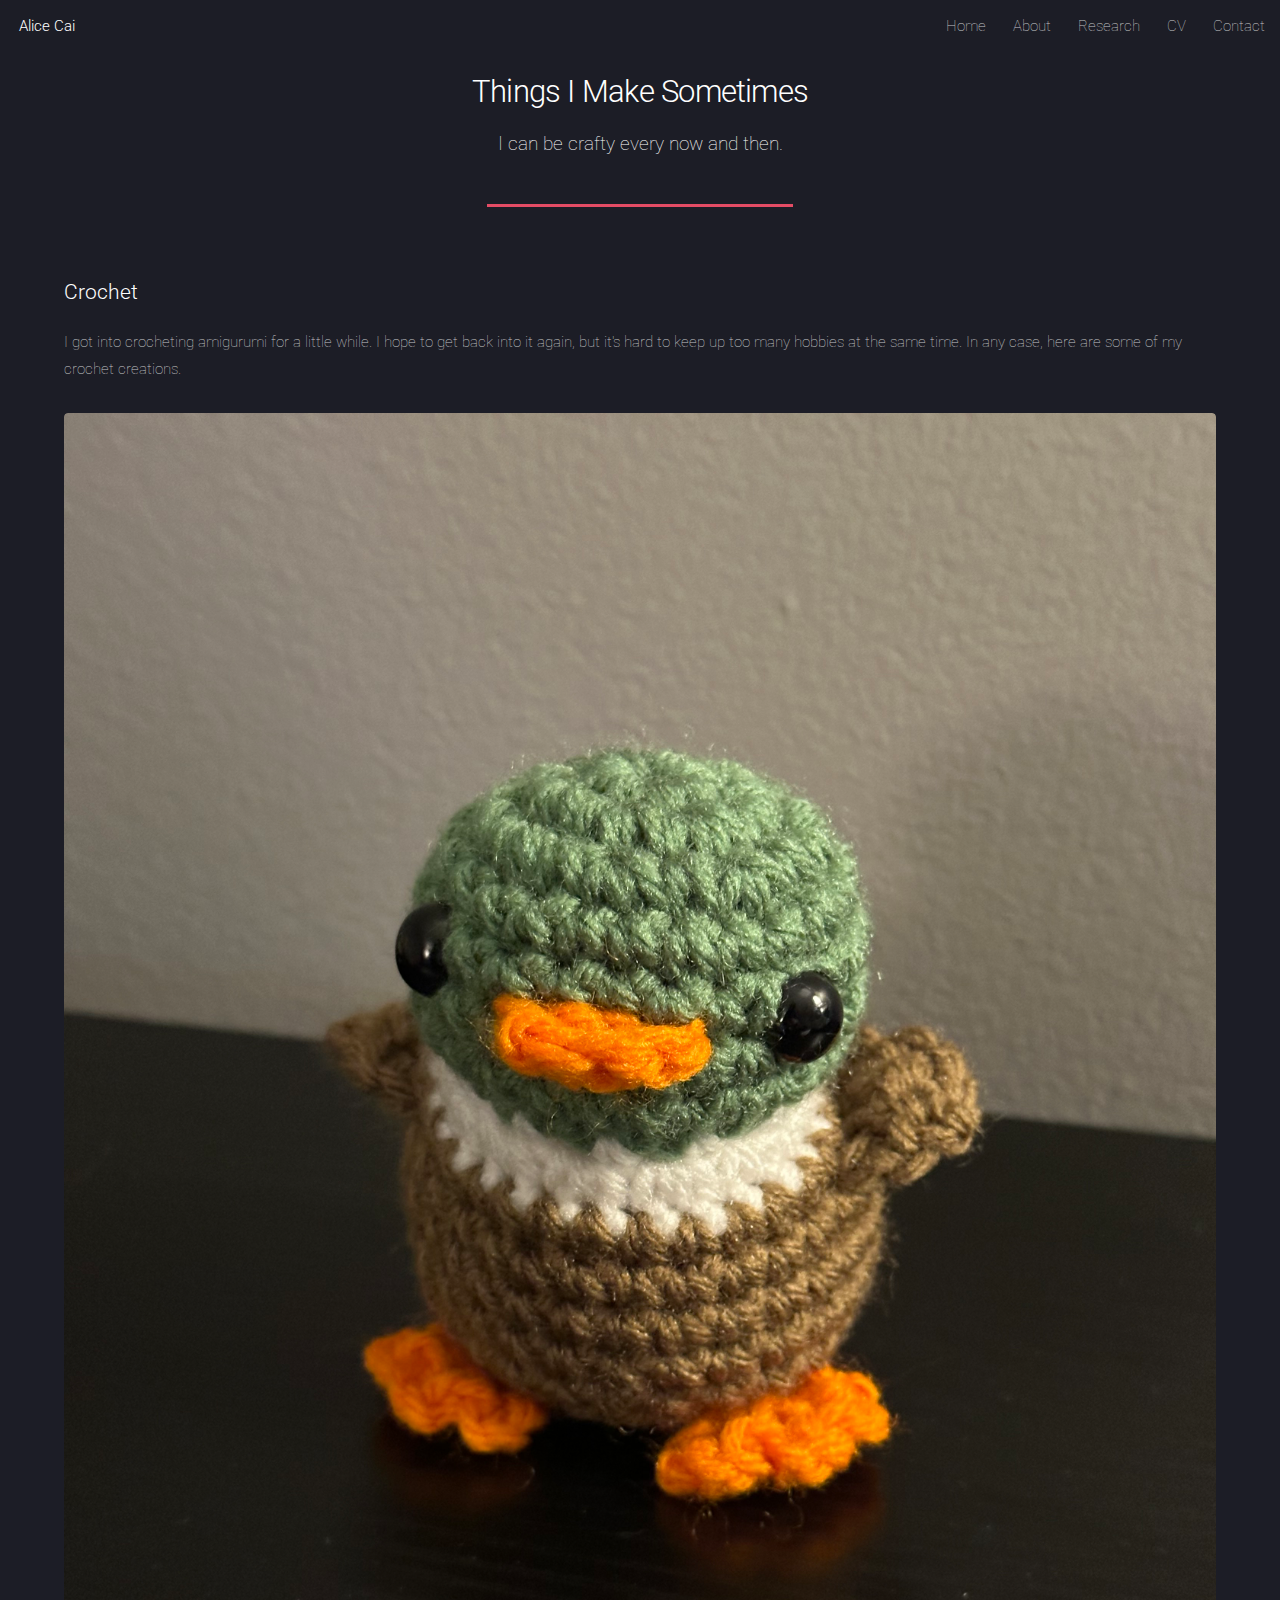
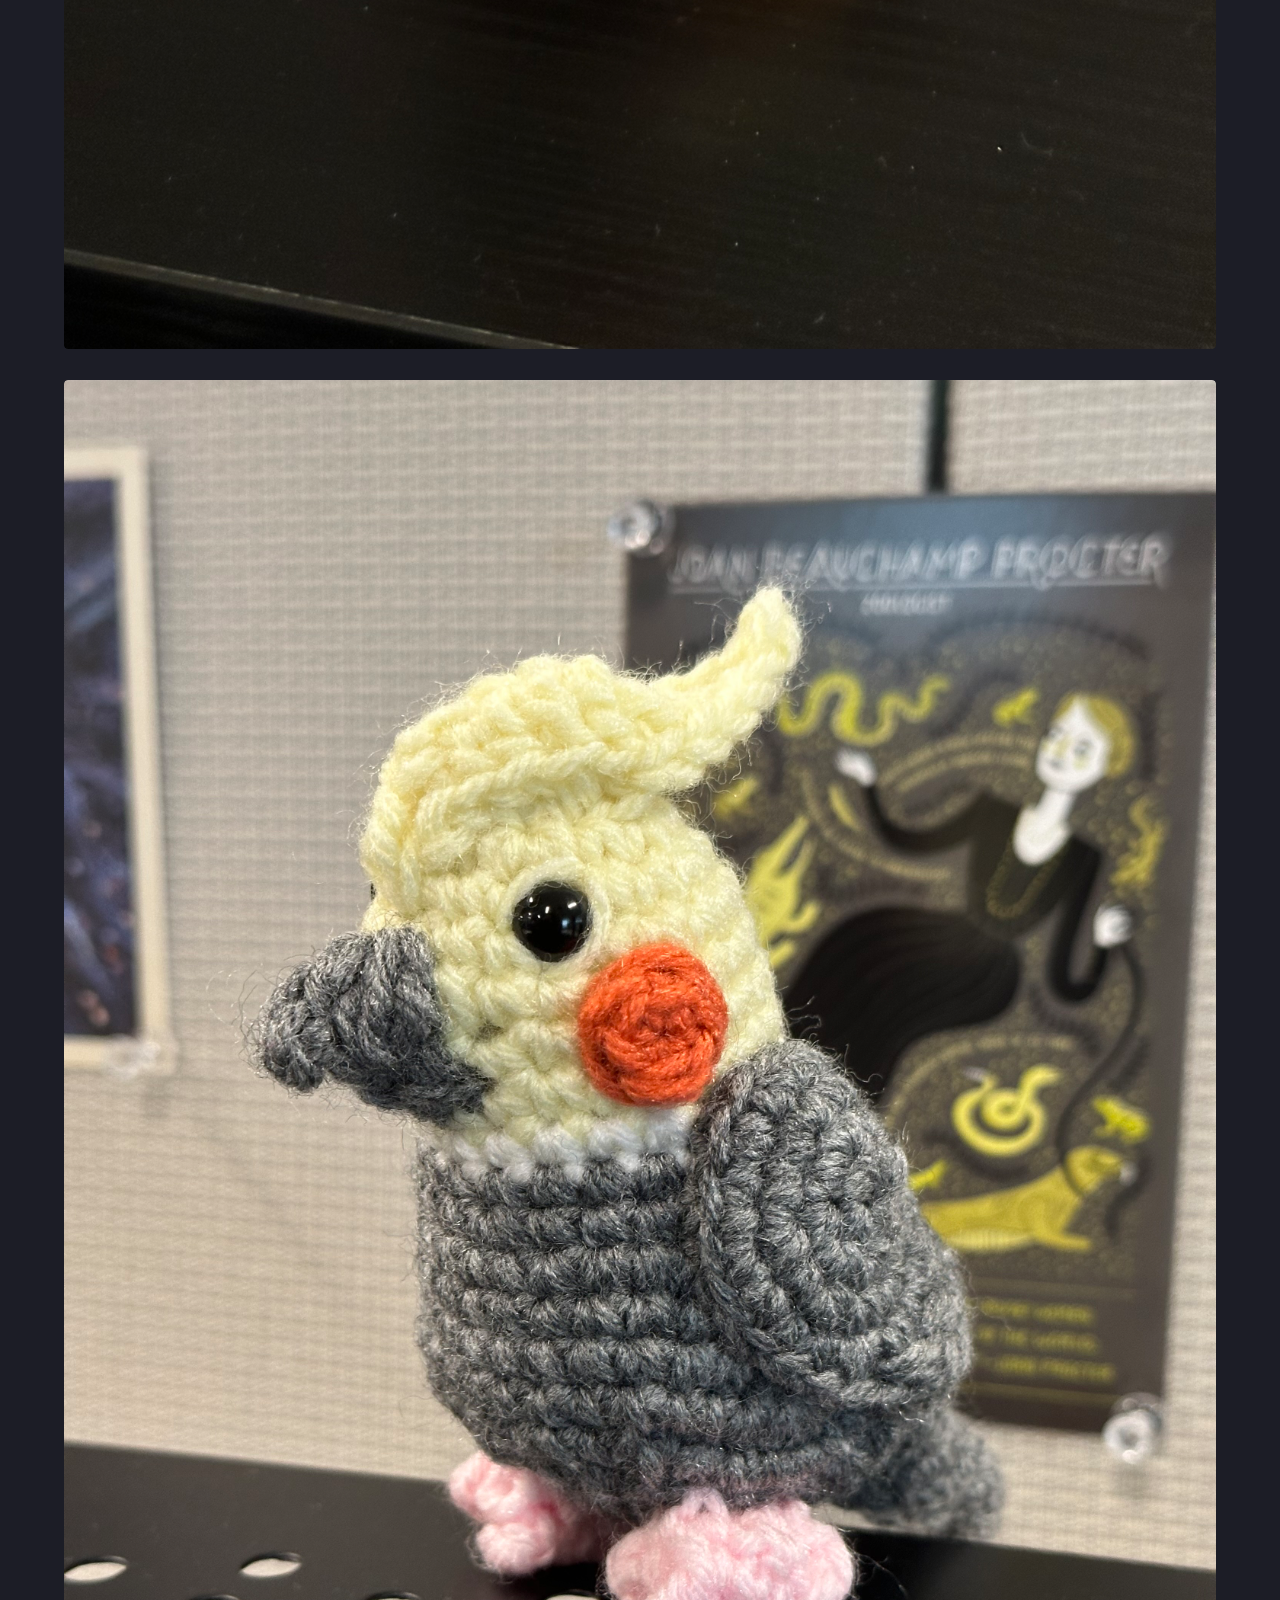
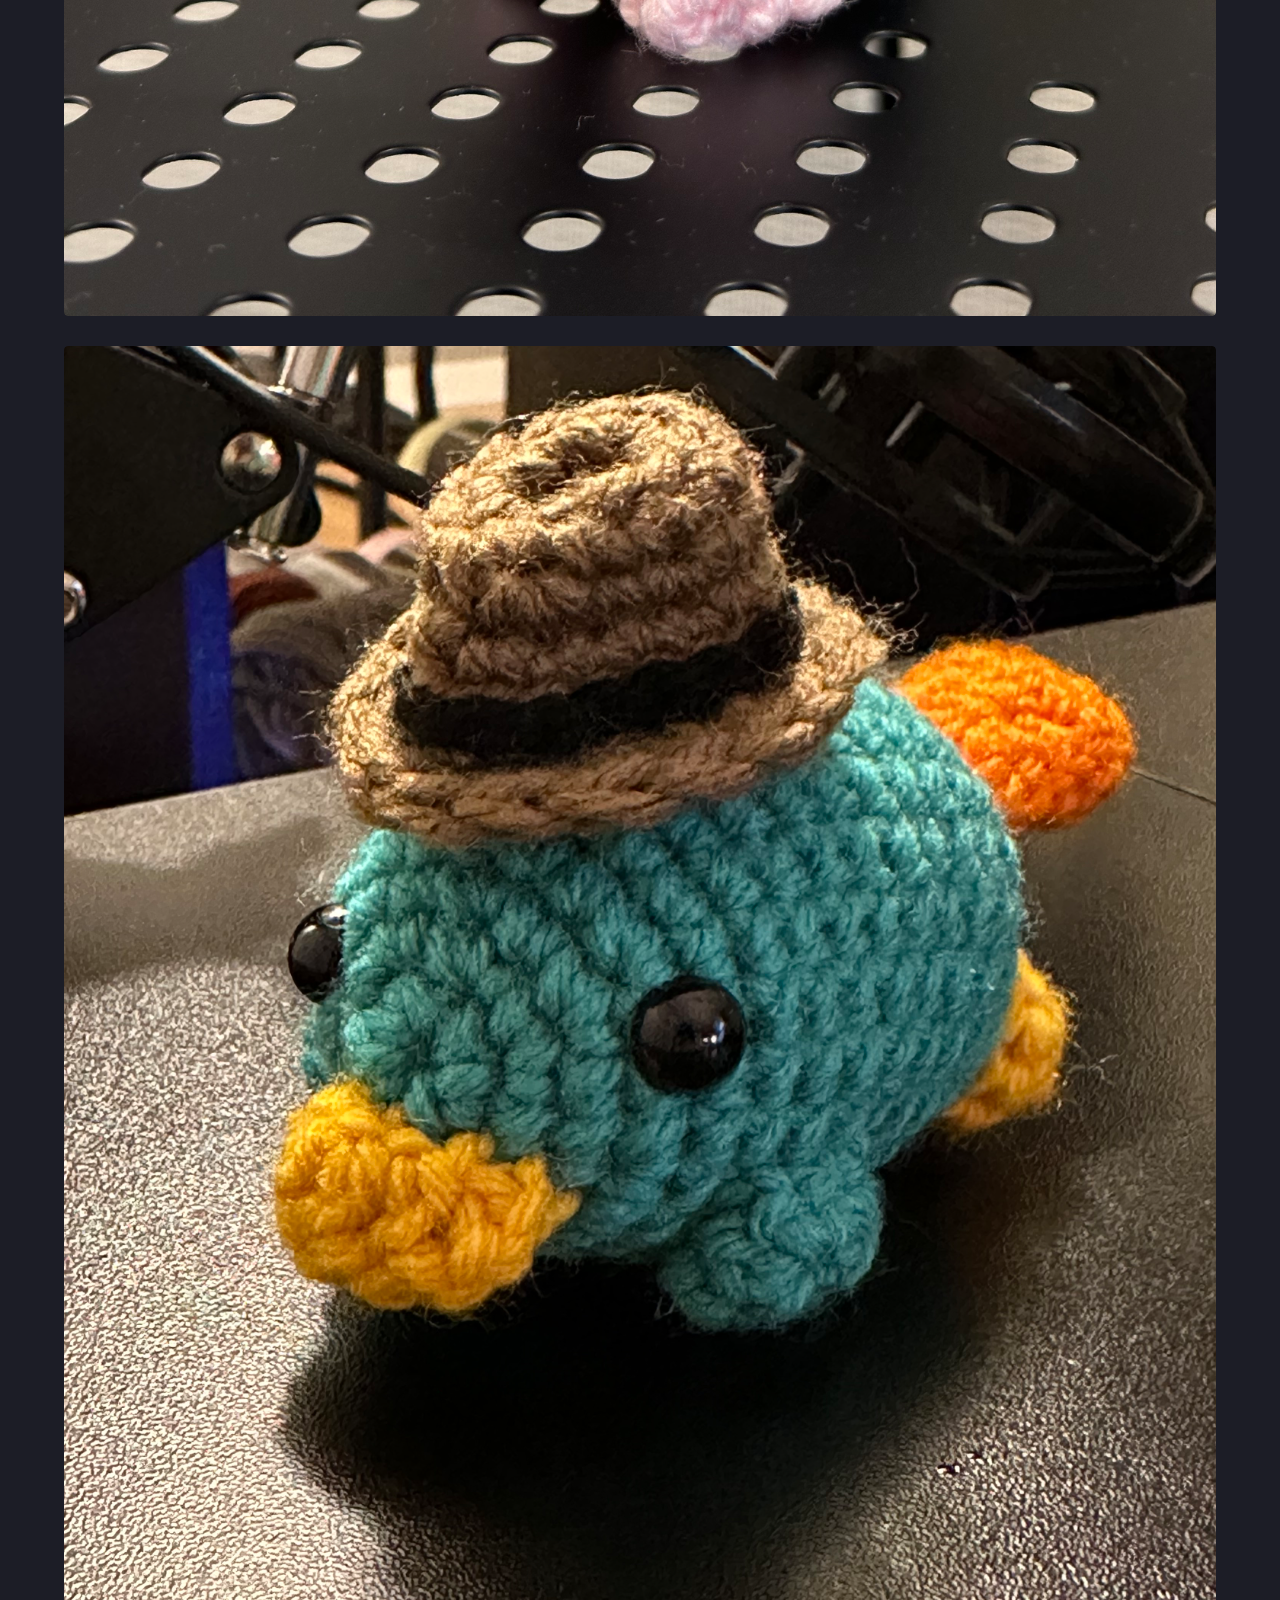
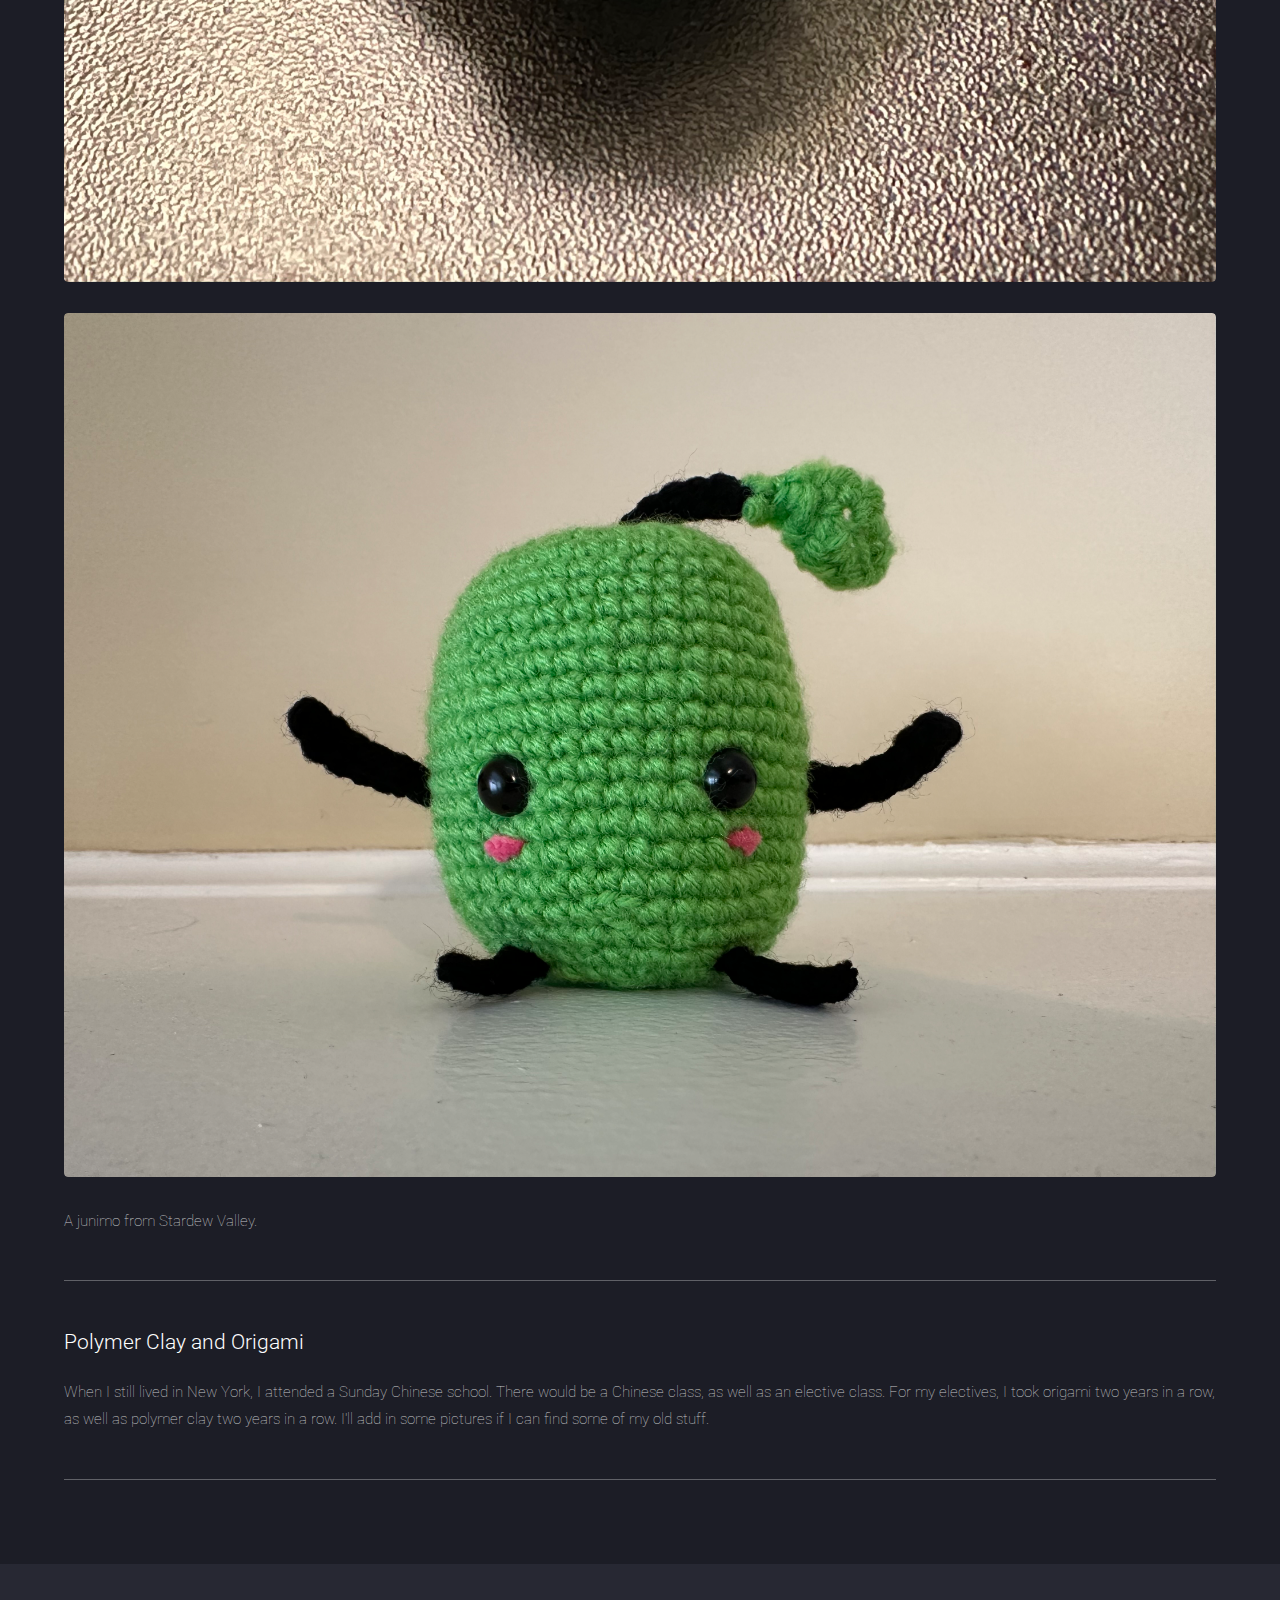
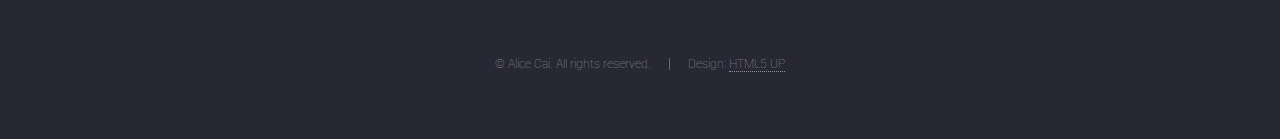
<file: crafts.html>
<!DOCTYPE HTML>
<!--
	Landed by HTML5 UP
	html5up.net | @ajlkn
	Free for personal and commercial use under the CCA 3.0 license (html5up.net/license)
-->
<html>
	<head>
		<title>Alice Cai - Crafts</title>
		<link rel="icon" type="image/x-icon" href="/images/favicon.ico">
		<meta charset="utf-8" />
		<meta name="viewport" content="width=device-width, initial-scale=1, user-scalable=no" />
		<link rel="stylesheet" href="assets/css/main.css" />
		<noscript><link rel="stylesheet" href="assets/css/noscript.css" /></noscript>
	</head>
	<body class="is-preload landing">
		<div id="page-wrapper">

			<!-- Header -->
				<header id="header">
					<h1 id="logo"><a href="index.html">Alice Cai</a></h1>
					<nav id="nav">
						<ul>
							<li><a href="index.html">Home</a></li>
							<li>
								<a href="me.html">About</a>
								<ul>
									<li><a href="me.html">Me</a></li>
									<li><a href="#">Interests and Hobbies</a>
										<ul>
											<li><a href="games.html">Games</a></li>
											<li><a href="food.html">Food</a></li>
											<li><a href="crafts.html">Crafts</a></li>
										</ul>
									</li>
									<li><a href="funfacts.html">Whimsy</a></li>
								</ul>
							</li>
							<li><a href="research.html">Research</a></li>
							<li><a href="#cv-section">CV</a></li>
							<li><a href="#contact">Contact</a></li>
						</ul>
					</nav>
				</header>

			<!-- Main -->
				<div id="main" class="wrapper style1">
					<div class="container">
						<header class="major">
							<h2>Things I Make Sometimes</h2>
							<p>I can be crafty every now and then.</p>
						</header>

						<!-- Text -->
							<section>
								<h3>Crochet</h3>
									<p>I got into crocheting amigurumi for a little while. I hope to get back 
										into it again, but it's hard to keep up too many hobbies at the same time. 
										In any case, here are some of my crochet creations.
									</p>
									<a href="#" class="image fit"><img src="images/crochet/duck.jpg" alt="" /></a>
									<a href="#" class="image fit"><img src="images/crochet/birb.jpg" alt="" /></a>
									<a href="#" class="image fit"><img src="images/crochet/perry.jpg" alt="" /></a>
									<a href="#" class="image fit"><img src="images/crochet/junimo.jpg" alt="" /></a>
										<p>A junimo from Stardew Valley.</p>	

								<hr />

								<h3>Polymer Clay and Origami</h3>
									<p>When I still lived in New York, I attended a Sunday Chinese school. There would be 
										a Chinese class, as well as an elective class. For my electives, I took origami 
										two years in a row, as well as polymer clay two years in a row. I'll add in some 
										pictures if I can find some of my old stuff.
									</p>

								<hr />
							</section>
					</div>
				</div>

			<!-- Footer -->
				<footer id="footer">
					<ul class="copyright">
						<li>&copy; Alice Cai. All rights reserved.</li><li>Design: <a href="http://html5up.net">HTML5 UP</a></li>
					</ul>
				</footer>

		</div>

		<!-- Scripts -->
			<script src="assets/js/jquery.min.js"></script>
			<script src="assets/js/jquery.scrolly.min.js"></script>
			<script src="assets/js/jquery.dropotron.min.js"></script>
			<script src="assets/js/jquery.scrollex.min.js"></script>
			<script src="assets/js/browser.min.js"></script>
			<script src="assets/js/breakpoints.min.js"></script>
			<script src="assets/js/util.js"></script>
			<script src="assets/js/main.js"></script>

	</body>
</html>
</file>
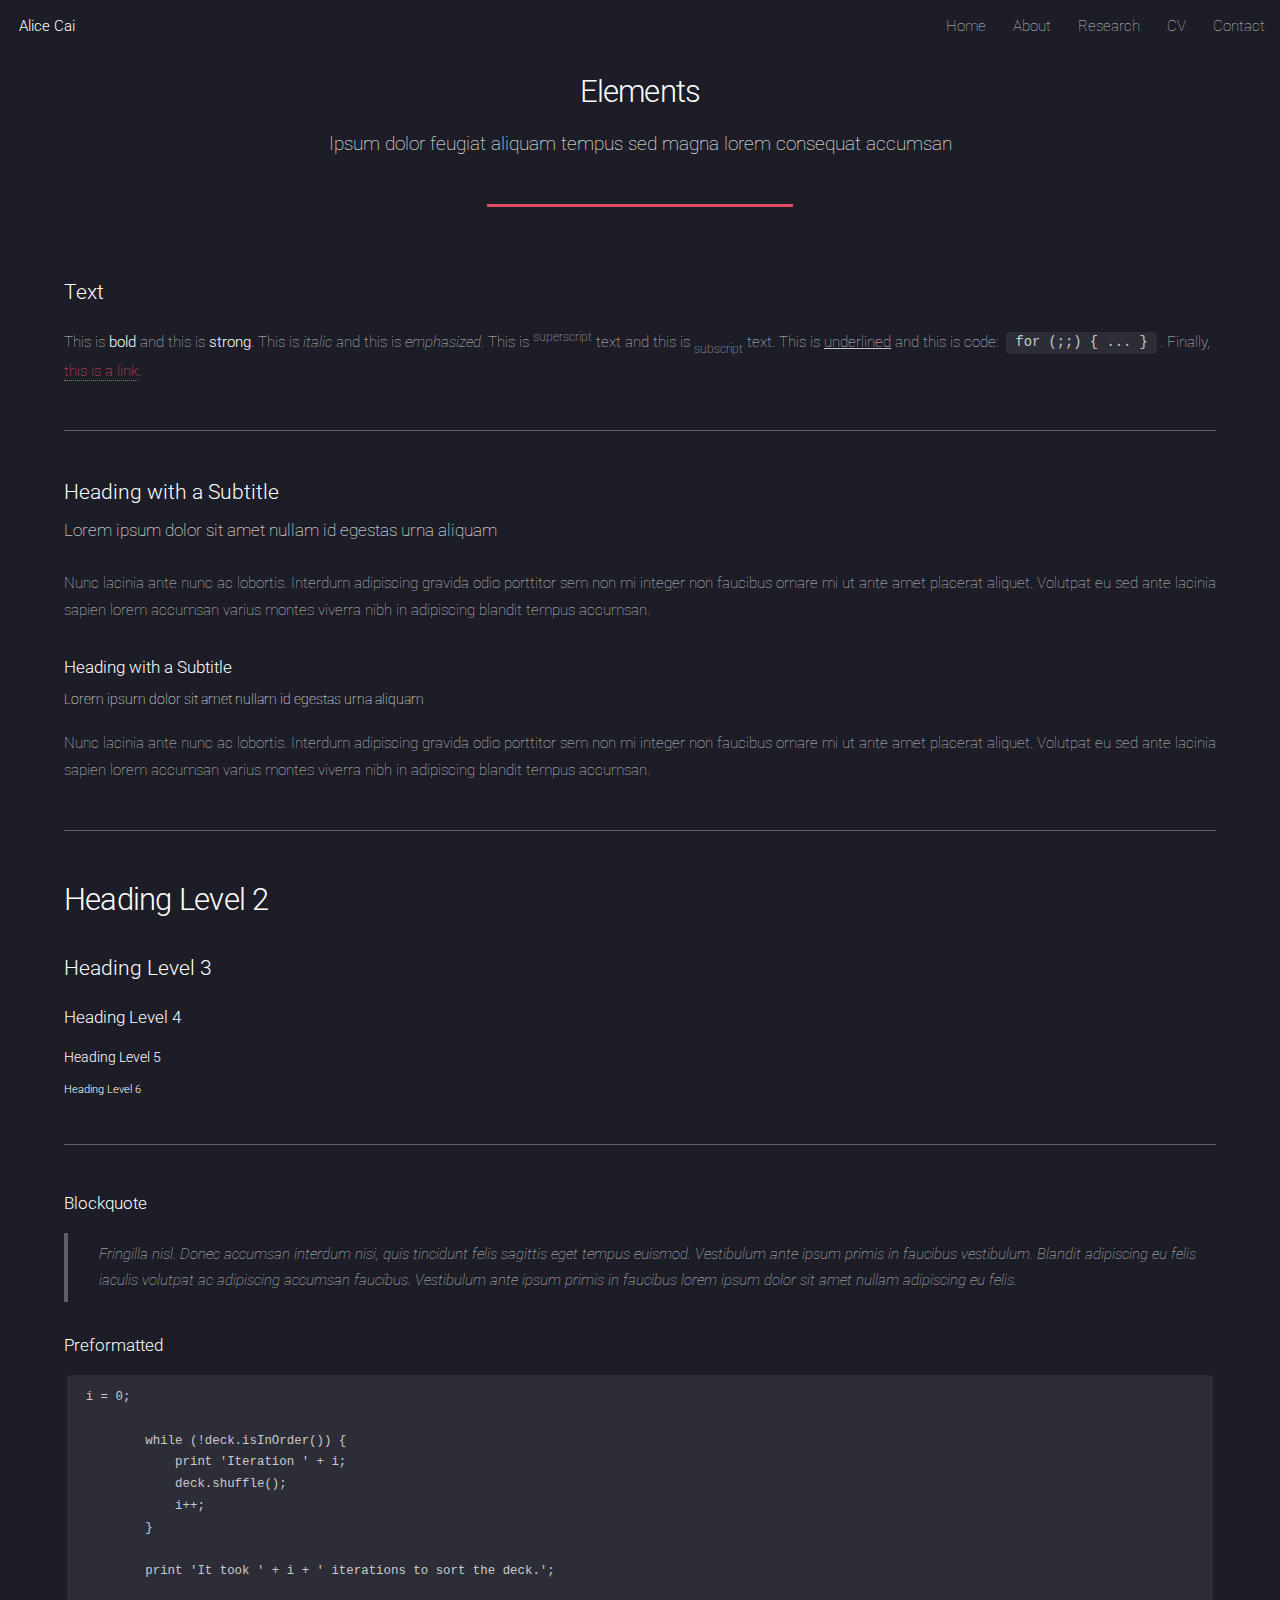
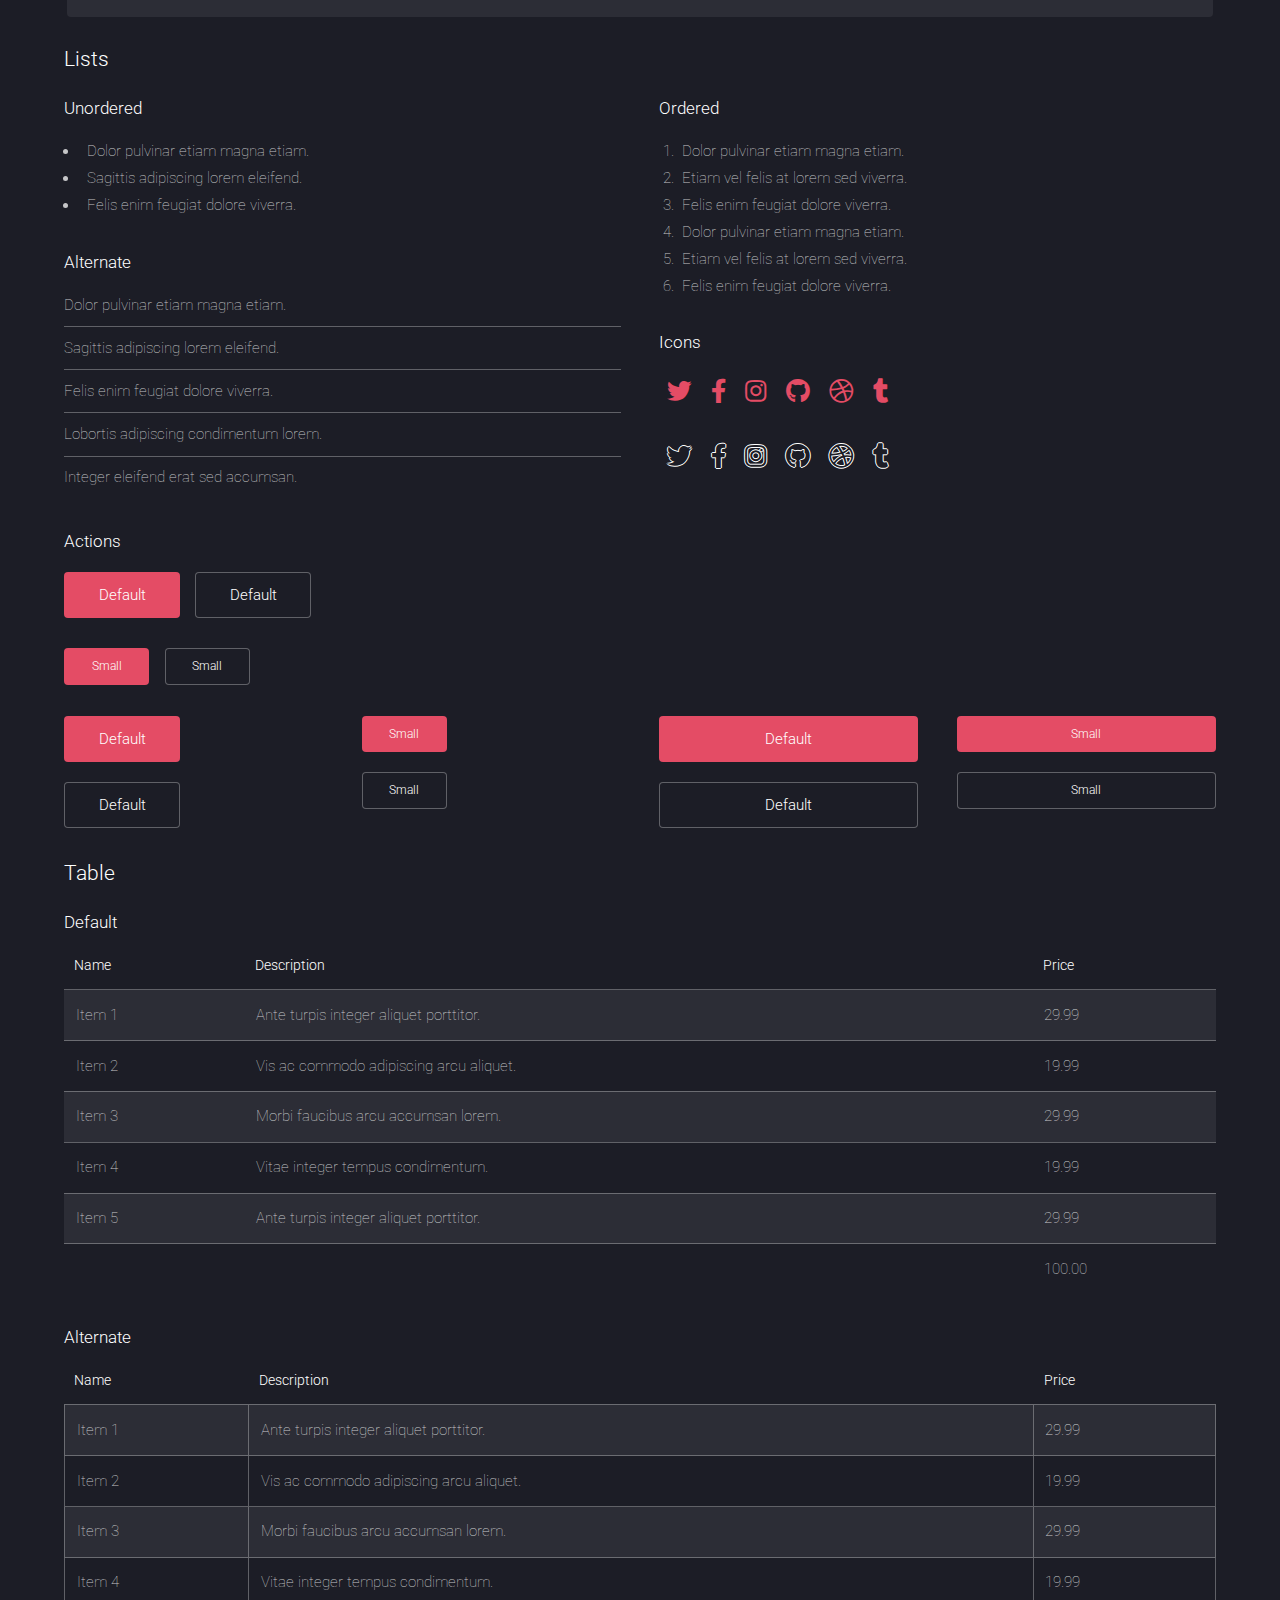
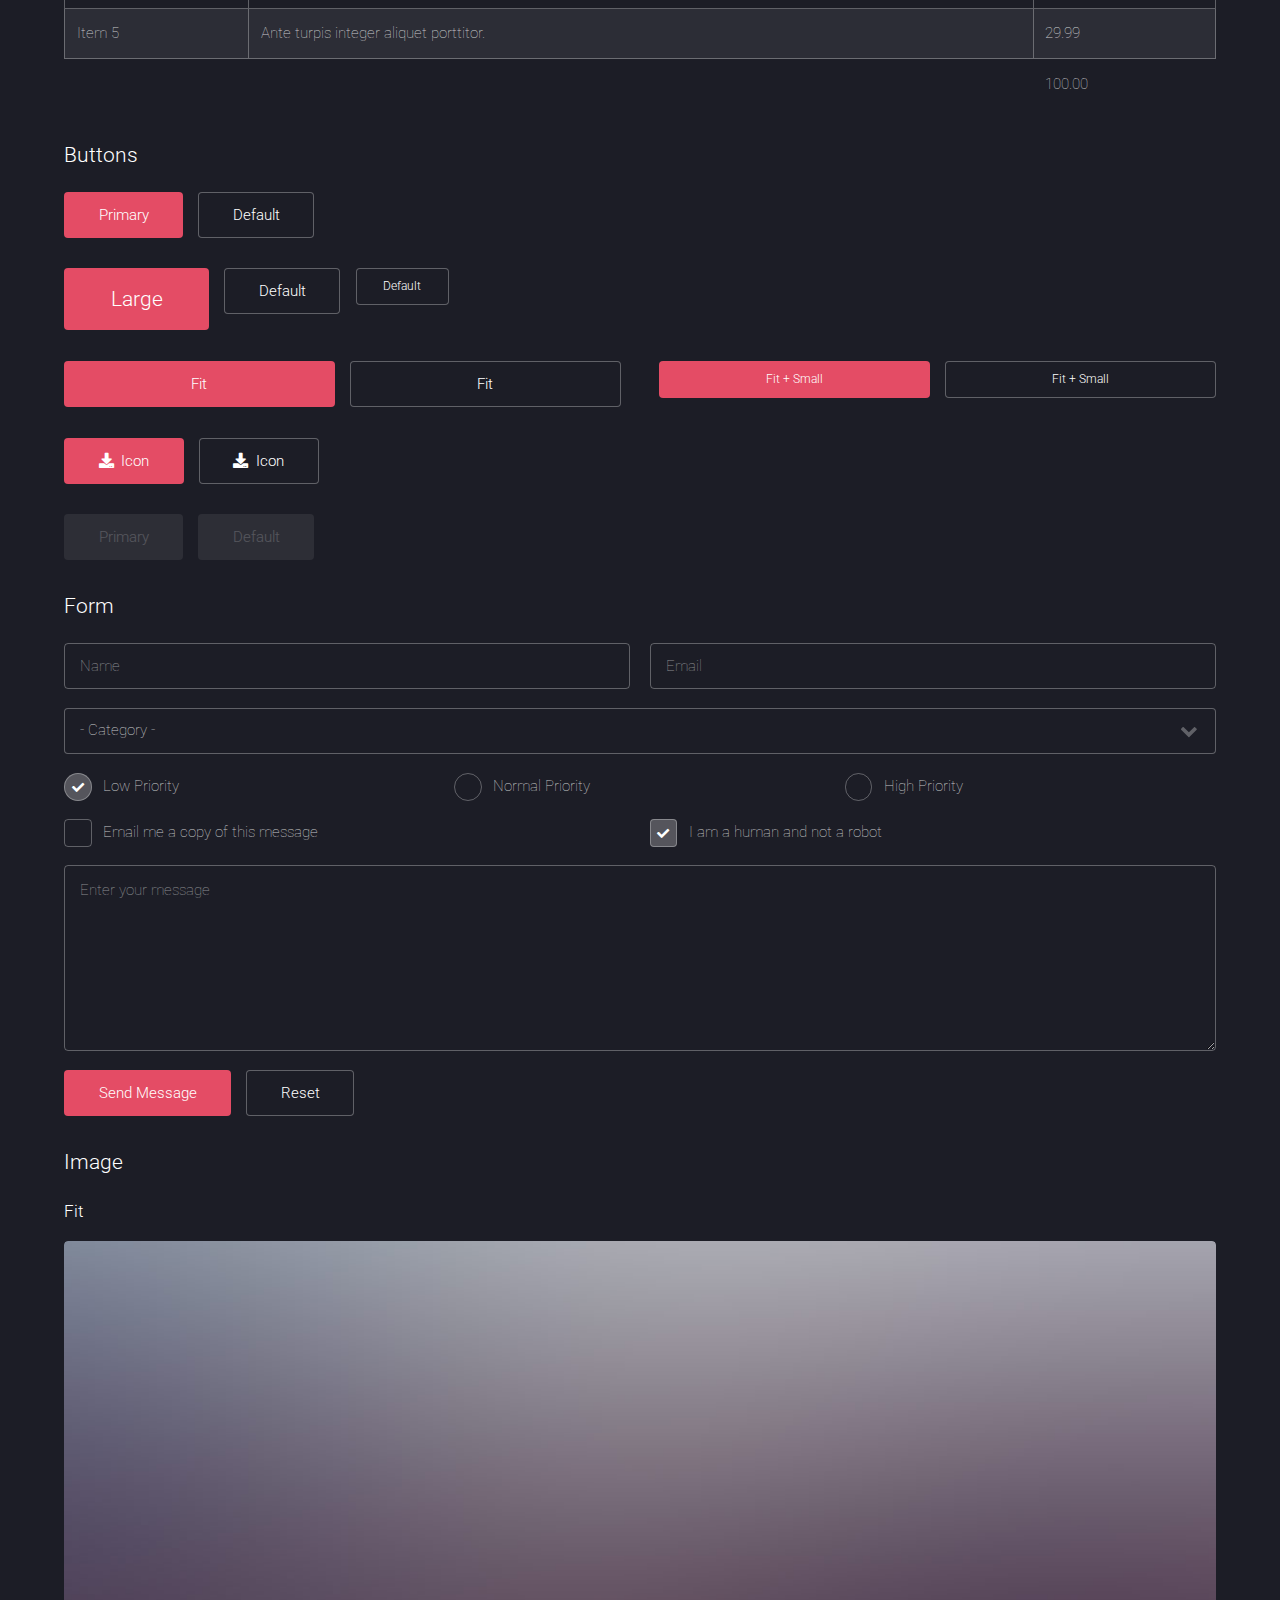
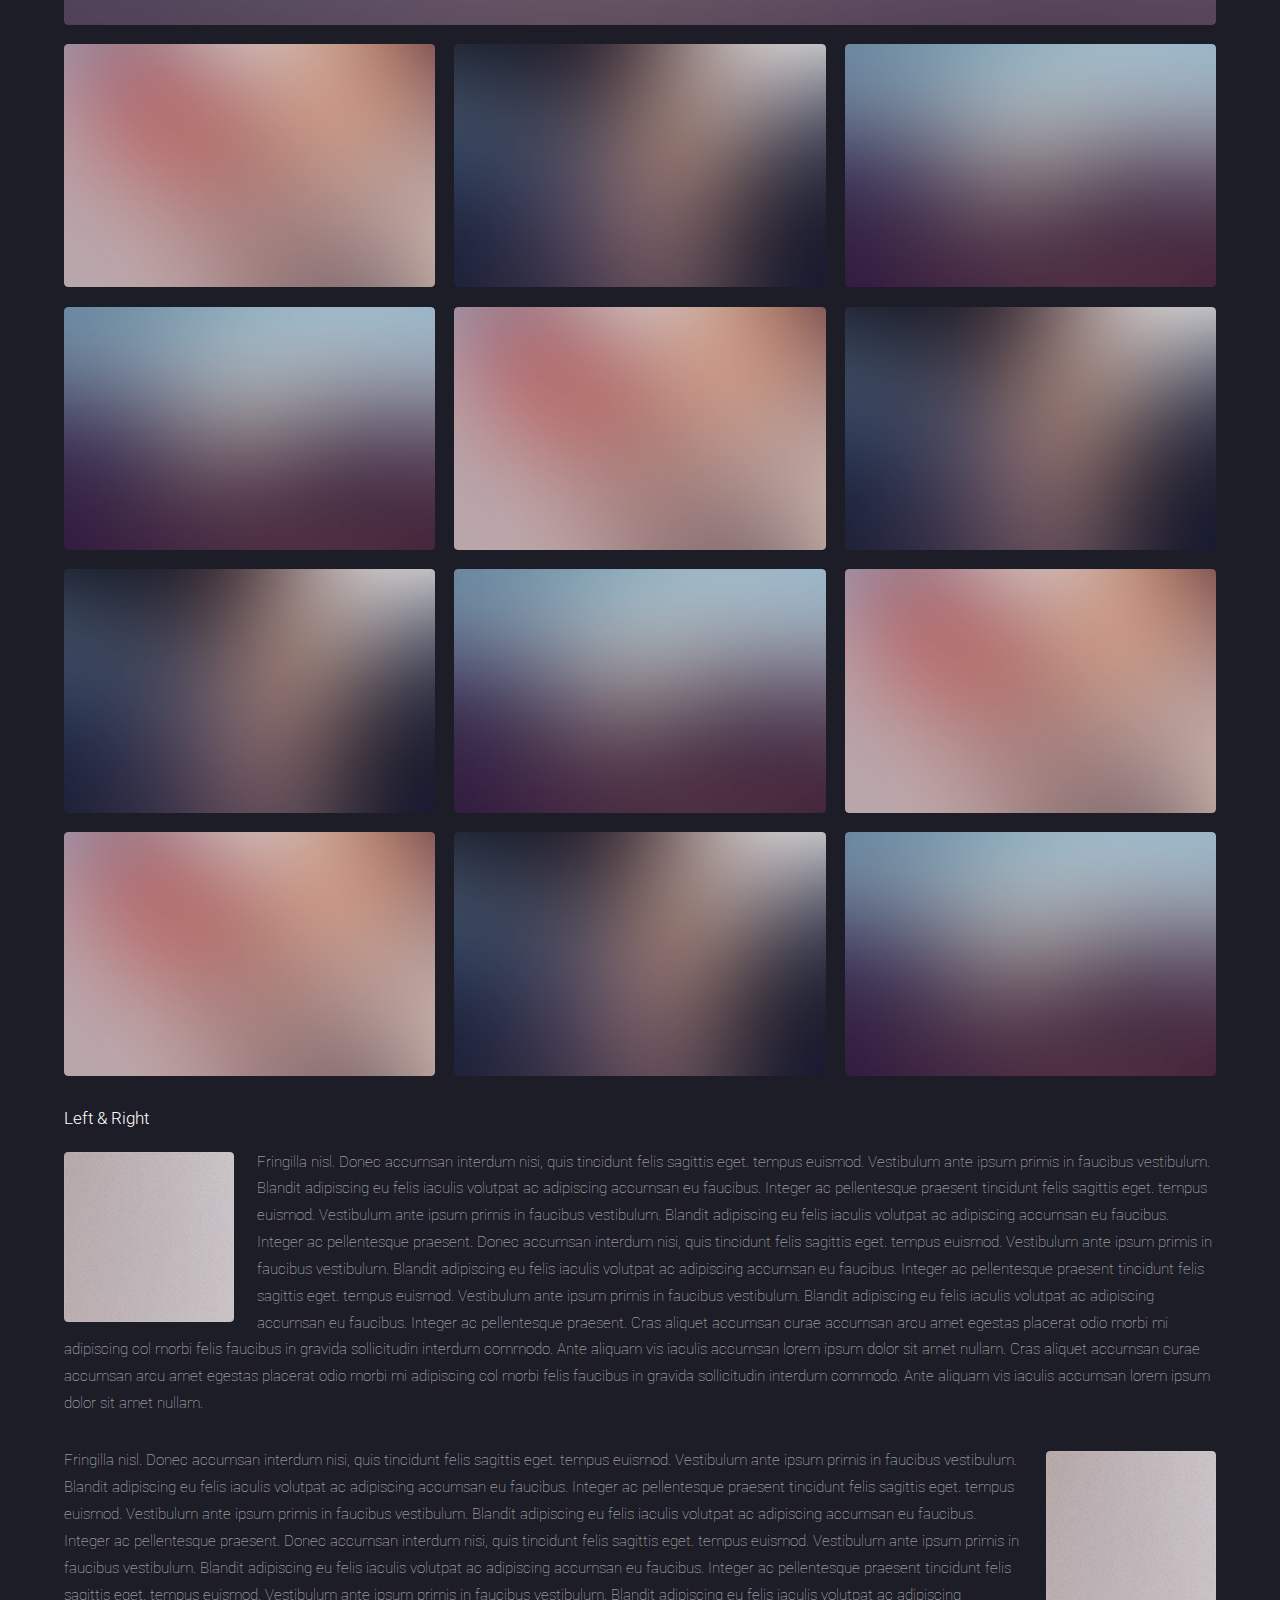
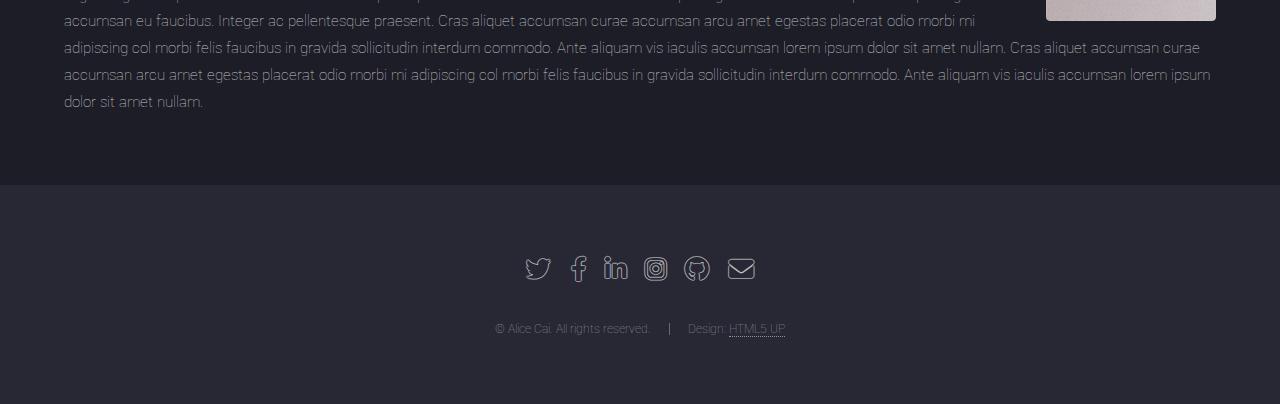
<file: elements.html>
<!DOCTYPE HTML>
<!--
	Landed by HTML5 UP
	html5up.net | @ajlkn
	Free for personal and commercial use under the CCA 3.0 license (html5up.net/license)
-->
<html>
	<head>
		<title>Elements</title>
		<link rel="icon" type="image/x-icon" href="/images/favicon.ico">
		<meta charset="utf-8" />
		<meta name="viewport" content="width=device-width, initial-scale=1, user-scalable=no" />
		<link rel="stylesheet" href="assets/css/main.css" />
		<noscript><link rel="stylesheet" href="assets/css/noscript.css" /></noscript>
	</head>
	<body class="is-preload landing">
		<div id="page-wrapper">

			<!-- Header -->
				<header id="header">
					<h1 id="logo"><a href="index.html">Alice Cai</a></h1>
					<nav id="nav">
						<ul>
							<li><a href="index.html">Home</a></li>
							<li>
								<a href="me.html">About</a>
								<ul>
									<li><a href="me.html">Me</a></li>
									<li><a href="#">Interests and Hobbies</a>
										<ul>
											<li><a href="games.html">Games</a></li>
											<li><a href="food.html">Food</a></li>
											<li><a href="crafts.html">Crafts</a></li>
										</ul>
									</li>
									<li><a href="funfacts.html">Whimsy</a></li>
								</ul>
							</li>
							<li><a href="research.html">Research</a></li>
							<li><a href="#cv-section">CV</a></li>
							<li><a href="#contact">Contact</a></li>
						</ul>
					</nav>
				</header>

			<!-- Main -->
				<div id="main" class="wrapper style1">
					<div class="container">
						<header class="major">
							<h2>Elements</h2>
							<p>Ipsum dolor feugiat aliquam tempus sed magna lorem consequat accumsan</p>
						</header>

						<!-- Text -->
							<section>
								<h3>Text</h3>
								<p>This is <b>bold</b> and this is <strong>strong</strong>. This is <i>italic</i> and this is <em>emphasized</em>.
								This is <sup>superscript</sup> text and this is <sub>subscript</sub> text.
								This is <u>underlined</u> and this is code: <code>for (;;) { ... }</code>. Finally, <a href="#">this is a link</a>.</p>

								<hr />

								<header>
									<h3>Heading with a Subtitle</h3>
									<p>Lorem ipsum dolor sit amet nullam id egestas urna aliquam</p>
								</header>
								<p>Nunc lacinia ante nunc ac lobortis. Interdum adipiscing gravida odio porttitor sem non mi integer non faucibus ornare mi ut ante amet placerat aliquet. Volutpat eu sed ante lacinia sapien lorem accumsan varius montes viverra nibh in adipiscing blandit tempus accumsan.</p>
								<header>
									<h4>Heading with a Subtitle</h4>
									<p>Lorem ipsum dolor sit amet nullam id egestas urna aliquam</p>
								</header>
								<p>Nunc lacinia ante nunc ac lobortis. Interdum adipiscing gravida odio porttitor sem non mi integer non faucibus ornare mi ut ante amet placerat aliquet. Volutpat eu sed ante lacinia sapien lorem accumsan varius montes viverra nibh in adipiscing blandit tempus accumsan.</p>

								<hr />

								<h2>Heading Level 2</h2>
								<h3>Heading Level 3</h3>
								<h4>Heading Level 4</h4>
								<h5>Heading Level 5</h5>
								<h6>Heading Level 6</h6>

								<hr />

								<h4>Blockquote</h4>
								<blockquote>Fringilla nisl. Donec accumsan interdum nisi, quis tincidunt felis sagittis eget tempus euismod. Vestibulum ante ipsum primis in faucibus vestibulum. Blandit adipiscing eu felis iaculis volutpat ac adipiscing accumsan faucibus. Vestibulum ante ipsum primis in faucibus lorem ipsum dolor sit amet nullam adipiscing eu felis.</blockquote>

								<h4>Preformatted</h4>
								<pre><code>i = 0;

	while (!deck.isInOrder()) {
	    print 'Iteration ' + i;
	    deck.shuffle();
	    i++;
	}

	print 'It took ' + i + ' iterations to sort the deck.';
	</code></pre>
							</section>

						<!-- Lists -->
							<section>
								<h3>Lists</h3>
								<div class="row">
									<div class="col-6 col-12-xsmall">

										<h4>Unordered</h4>
										<ul>
											<li>Dolor pulvinar etiam magna etiam.</li>
											<li>Sagittis adipiscing lorem eleifend.</li>
											<li>Felis enim feugiat dolore viverra.</li>
										</ul>

										<h4>Alternate</h4>
										<ul class="alt">
											<li>Dolor pulvinar etiam magna etiam.</li>
											<li>Sagittis adipiscing lorem eleifend.</li>
											<li>Felis enim feugiat dolore viverra.</li>
											<li>Lobortis adipiscing condimentum lorem.</li>
											<li>Integer eleifend erat sed accumsan.</li>
										</ul>

									</div>
									<div class="col-6 col-12-xsmall">

										<h4>Ordered</h4>
										<ol>
											<li>Dolor pulvinar etiam magna etiam.</li>
											<li>Etiam vel felis at lorem sed viverra.</li>
											<li>Felis enim feugiat dolore viverra.</li>
											<li>Dolor pulvinar etiam magna etiam.</li>
											<li>Etiam vel felis at lorem sed viverra.</li>
											<li>Felis enim feugiat dolore viverra.</li>
										</ol>

										<h4>Icons</h4>
										<ul class="icons">
											<li><a href="#" class="icon brands fa-twitter"><span class="label">Twitter</span></a></li>
											<li><a href="#" class="icon brands fa-facebook-f"><span class="label">Facebook</span></a></li>
											<li><a href="#" class="icon brands fa-instagram"><span class="label">Instagram</span></a></li>
											<li><a href="#" class="icon brands fa-github"><span class="label">Github</span></a></li>
											<li><a href="#" class="icon brands fa-dribbble"><span class="label">Dribbble</span></a></li>
											<li><a href="#" class="icon brands fa-tumblr"><span class="label">Tumblr</span></a></li>
										</ul>
										<ul class="icons">
											<li><a href="#" class="icon brands alt fa-twitter"><span class="label">Twitter</span></a></li>
											<li><a href="#" class="icon brands alt fa-facebook-f"><span class="label">Facebook</span></a></li>
											<li><a href="#" class="icon brands alt fa-instagram"><span class="label">Instagram</span></a></li>
											<li><a href="#" class="icon brands alt fa-github"><span class="label">Github</span></a></li>
											<li><a href="#" class="icon brands alt fa-dribbble"><span class="label">Dribbble</span></a></li>
											<li><a href="#" class="icon brands alt fa-tumblr"><span class="label">Tumblr</span></a></li>
										</ul>

									</div>
								</div>

								<h4>Actions</h4>
								<ul class="actions">
									<li><a href="#" class="button primary">Default</a></li>
									<li><a href="#" class="button">Default</a></li>
								</ul>
								<ul class="actions small">
									<li><a href="#" class="button primary small">Small</a></li>
									<li><a href="#" class="button small">Small</a></li>
								</ul>
								<div class="row">
									<div class="col-3 col-6-medium col-12-xsmall">
										<ul class="actions stacked">
											<li><a href="#" class="button primary">Default</a></li>
											<li><a href="#" class="button">Default</a></li>
										</ul>
									</div>
									<div class="col-3 col-6-medium col-12-xsmall">
										<ul class="actions stacked">
											<li><a href="#" class="button primary small">Small</a></li>
											<li><a href="#" class="button small">Small</a></li>
										</ul>
									</div>
									<div class="col-3 col-6-medium col-12-xsmall">
										<ul class="actions stacked">
											<li><a href="#" class="button primary fit">Default</a></li>
											<li><a href="#" class="button fit">Default</a></li>
										</ul>
									</div>
									<div class="col-3 col-6-medium col-12-xsmall">
										<ul class="actions stacked">
											<li><a href="#" class="button primary small fit">Small</a></li>
											<li><a href="#" class="button small fit">Small</a></li>
										</ul>
									</div>
								</div>
							</section>

						<!-- Table -->
							<section>
								<h3>Table</h3>
								<h4>Default</h4>
								<div class="table-wrapper">
									<table>
										<thead>
											<tr>
												<th>Name</th>
												<th>Description</th>
												<th>Price</th>
											</tr>
										</thead>
										<tbody>
											<tr>
												<td>Item 1</td>
												<td>Ante turpis integer aliquet porttitor.</td>
												<td>29.99</td>
											</tr>
											<tr>
												<td>Item 2</td>
												<td>Vis ac commodo adipiscing arcu aliquet.</td>
												<td>19.99</td>
											</tr>
											<tr>
												<td>Item 3</td>
												<td> Morbi faucibus arcu accumsan lorem.</td>
												<td>29.99</td>
											</tr>
											<tr>
												<td>Item 4</td>
												<td>Vitae integer tempus condimentum.</td>
												<td>19.99</td>
											</tr>
											<tr>
												<td>Item 5</td>
												<td>Ante turpis integer aliquet porttitor.</td>
												<td>29.99</td>
											</tr>
										</tbody>
										<tfoot>
											<tr>
												<td colspan="2"></td>
												<td>100.00</td>
											</tr>
										</tfoot>
									</table>
								</div>
								<h4>Alternate</h4>
								<div class="table-wrapper">
									<table class="alt">
										<thead>
											<tr>
												<th>Name</th>
												<th>Description</th>
												<th>Price</th>
											</tr>
										</thead>
										<tbody>
											<tr>
												<td>Item 1</td>
												<td>Ante turpis integer aliquet porttitor.</td>
												<td>29.99</td>
											</tr>
											<tr>
												<td>Item 2</td>
												<td>Vis ac commodo adipiscing arcu aliquet.</td>
												<td>19.99</td>
											</tr>
											<tr>
												<td>Item 3</td>
												<td> Morbi faucibus arcu accumsan lorem.</td>
												<td>29.99</td>
											</tr>
											<tr>
												<td>Item 4</td>
												<td>Vitae integer tempus condimentum.</td>
												<td>19.99</td>
											</tr>
											<tr>
												<td>Item 5</td>
												<td>Ante turpis integer aliquet porttitor.</td>
												<td>29.99</td>
											</tr>
										</tbody>
										<tfoot>
											<tr>
												<td colspan="2"></td>
												<td>100.00</td>
											</tr>
										</tfoot>
									</table>
								</div>
							</section>

						<!-- Buttons -->
							<section>
								<h3>Buttons</h3>
								<ul class="actions">
									<li><a href="#" class="button primary">Primary</a></li>
									<li><a href="#" class="button">Default</a></li>
								</ul>
								<ul class="actions">
									<li><a href="#" class="button primary large">Large</a></li>
									<li><a href="#" class="button">Default</a></li>
									<li><a href="#" class="button small">Default</a></li>
								</ul>
								<div class="row">
									<div class="col-6 col-12-xsmall">
										<ul class="actions fit">
											<li><a href="#" class="button primary fit">Fit</a></li>
											<li><a href="#" class="button fit">Fit</a></li>
										</ul>
									</div>
									<div class="col-6 col-12-xsmall">
										<ul class="actions fit small">
											<li><a href="#" class="button primary fit small">Fit + Small</a></li>
											<li><a href="#" class="button fit small">Fit + Small</a></li>
										</ul>
									</div>
								</div>
								<ul class="actions">
									<li><a href="#" class="button primary icon solid fa-download">Icon</a></li>
									<li><a href="#" class="button icon solid fa-download">Icon</a></li>
								</ul>
								<ul class="actions">
									<li><span class="button primary disabled">Primary</span></li>
									<li><span class="button disabled">Default</span></li>
								</ul>
							</section>

						<!-- Form -->
							<section>
								<h3>Form</h3>
								<form method="post" action="#">
									<div class="row gtr-uniform gtr-50">
										<div class="col-6 col-12-xsmall">
											<input type="text" name="name" id="name" value="" placeholder="Name" />
										</div>
										<div class="col-6 col-12-xsmall">
											<input type="email" name="email" id="email" value="" placeholder="Email" />
										</div>
										<div class="col-12">
											<select name="category" id="category">
												<option value="">- Category -</option>
												<option value="1">Manufacturing</option>
												<option value="1">Shipping</option>
												<option value="1">Administration</option>
												<option value="1">Human Resources</option>
											</select>
										</div>
										<div class="col-4 col-12-medium">
											<input type="radio" id="priority-low" name="priority" checked>
											<label for="priority-low">Low Priority</label>
										</div>
										<div class="col-4 col-12-medium">
											<input type="radio" id="priority-normal" name="priority">
											<label for="priority-normal">Normal Priority</label>
										</div>
										<div class="col-4 col-12-medium">
											<input type="radio" id="priority-high" name="priority">
											<label for="priority-high">High Priority</label>
										</div>
										<div class="col-6 col-12-medium">
											<input type="checkbox" id="copy" name="copy">
											<label for="copy">Email me a copy of this message</label>
										</div>
										<div class="col-6 col-12-medium">
											<input type="checkbox" id="human" name="human" checked>
											<label for="human">I am a human and not a robot</label>
										</div>
										<div class="col-12">
											<textarea name="message" id="message" placeholder="Enter your message" rows="6"></textarea>
										</div>
										<div class="col-12">
											<ul class="actions">
												<li><input type="submit" value="Send Message" class="primary" /></li>
												<li><input type="reset" value="Reset" /></li>
											</ul>
										</div>
									</div>
								</form>
							</section>

						<!-- Image -->
							<section>
								<h3>Image</h3>
								<h4>Fit</h4>
								<div class="box alt">
									<div class="row gtr-50 gtr-uniform">
										<div class="col-12"><span class="image fit"><img src="images/pic07.jpg" alt="" /></span></div>
										<div class="col-4 col-6-xsmall"><span class="image fit"><img src="images/pic02.jpg" alt="" /></span></div>
										<div class="col-4 col-6-xsmall"><span class="image fit"><img src="images/pic03.jpg" alt="" /></span></div>
										<div class="col-4 col-6-xsmall"><span class="image fit"><img src="images/pic04.jpg" alt="" /></span></div>
										<div class="col-4 col-6-xsmall"><span class="image fit"><img src="images/pic04.jpg" alt="" /></span></div>
										<div class="col-4 col-6-xsmall"><span class="image fit"><img src="images/pic02.jpg" alt="" /></span></div>
										<div class="col-4 col-6-xsmall"><span class="image fit"><img src="images/pic03.jpg" alt="" /></span></div>
										<div class="col-4 col-6-xsmall"><span class="image fit"><img src="images/pic03.jpg" alt="" /></span></div>
										<div class="col-4 col-6-xsmall"><span class="image fit"><img src="images/pic04.jpg" alt="" /></span></div>
										<div class="col-4 col-6-xsmall"><span class="image fit"><img src="images/pic02.jpg" alt="" /></span></div>
										<div class="col-4 col-6-xsmall"><span class="image fit"><img src="images/pic02.jpg" alt="" /></span></div>
										<div class="col-4 col-6-xsmall"><span class="image fit"><img src="images/pic03.jpg" alt="" /></span></div>
										<div class="col-4 col-6-xsmall"><span class="image fit"><img src="images/pic04.jpg" alt="" /></span></div>
									</div>
								</div>

								<h4>Left &amp; Right</h4>
								<p><span class="image left"><img src="images/pic08.jpg" alt="" /></span>Fringilla nisl. Donec accumsan interdum nisi, quis tincidunt felis sagittis eget. tempus euismod. Vestibulum ante ipsum primis in faucibus vestibulum. Blandit adipiscing eu felis iaculis volutpat ac adipiscing accumsan eu faucibus. Integer ac pellentesque praesent tincidunt felis sagittis eget. tempus euismod. Vestibulum ante ipsum primis in faucibus vestibulum. Blandit adipiscing eu felis iaculis volutpat ac adipiscing accumsan eu faucibus. Integer ac pellentesque praesent. Donec accumsan interdum nisi, quis tincidunt felis sagittis eget. tempus euismod. Vestibulum ante ipsum primis in faucibus vestibulum. Blandit adipiscing eu felis iaculis volutpat ac adipiscing accumsan eu faucibus. Integer ac pellentesque praesent tincidunt felis sagittis eget. tempus euismod. Vestibulum ante ipsum primis in faucibus vestibulum. Blandit adipiscing eu felis iaculis volutpat ac adipiscing accumsan eu faucibus. Integer ac pellentesque praesent. Cras aliquet accumsan curae accumsan arcu amet egestas placerat odio morbi mi adipiscing col morbi felis faucibus in gravida sollicitudin interdum commodo. Ante aliquam vis iaculis accumsan lorem ipsum dolor sit amet nullam. Cras aliquet accumsan curae accumsan arcu amet egestas placerat odio morbi mi adipiscing col morbi felis faucibus in gravida sollicitudin interdum commodo. Ante aliquam vis iaculis accumsan lorem ipsum dolor sit amet nullam.</p>
								<p><span class="image right"><img src="images/pic08.jpg" alt="" /></span>Fringilla nisl. Donec accumsan interdum nisi, quis tincidunt felis sagittis eget. tempus euismod. Vestibulum ante ipsum primis in faucibus vestibulum. Blandit adipiscing eu felis iaculis volutpat ac adipiscing accumsan eu faucibus. Integer ac pellentesque praesent tincidunt felis sagittis eget. tempus euismod. Vestibulum ante ipsum primis in faucibus vestibulum. Blandit adipiscing eu felis iaculis volutpat ac adipiscing accumsan eu faucibus. Integer ac pellentesque praesent. Donec accumsan interdum nisi, quis tincidunt felis sagittis eget. tempus euismod. Vestibulum ante ipsum primis in faucibus vestibulum. Blandit adipiscing eu felis iaculis volutpat ac adipiscing accumsan eu faucibus. Integer ac pellentesque praesent tincidunt felis sagittis eget. tempus euismod. Vestibulum ante ipsum primis in faucibus vestibulum. Blandit adipiscing eu felis iaculis volutpat ac adipiscing accumsan eu faucibus. Integer ac pellentesque praesent. Cras aliquet accumsan curae accumsan arcu amet egestas placerat odio morbi mi adipiscing col morbi felis faucibus in gravida sollicitudin interdum commodo. Ante aliquam vis iaculis accumsan lorem ipsum dolor sit amet nullam. Cras aliquet accumsan curae accumsan arcu amet egestas placerat odio morbi mi adipiscing col morbi felis faucibus in gravida sollicitudin interdum commodo. Ante aliquam vis iaculis accumsan lorem ipsum dolor sit amet nullam.</p>
							</section>

					</div>
				</div>

			<!-- Footer -->
				<footer id="footer">
					<ul class="icons">
						<li><a href="#" class="icon brands alt fa-twitter"><span class="label">Twitter</span></a></li>
						<li><a href="#" class="icon brands alt fa-facebook-f"><span class="label">Facebook</span></a></li>
						<li><a href="#" class="icon brands alt fa-linkedin-in"><span class="label">LinkedIn</span></a></li>
						<li><a href="#" class="icon brands alt fa-instagram"><span class="label">Instagram</span></a></li>
						<li><a href="#" class="icon brands alt fa-github"><span class="label">GitHub</span></a></li>
						<li><a href="#" class="icon solid alt fa-envelope"><span class="label">Email</span></a></li>
					</ul>
					<ul class="copyright">
						<li>&copy; Alice Cai. All rights reserved.</li><li>Design: <a href="http://html5up.net">HTML5 UP</a></li>
					</ul>
				</footer>

		</div>

		<!-- Scripts -->
			<script src="assets/js/jquery.min.js"></script>
			<script src="assets/js/jquery.scrolly.min.js"></script>
			<script src="assets/js/jquery.dropotron.min.js"></script>
			<script src="assets/js/jquery.scrollex.min.js"></script>
			<script src="assets/js/browser.min.js"></script>
			<script src="assets/js/breakpoints.min.js"></script>
			<script src="assets/js/util.js"></script>
			<script src="assets/js/main.js"></script>

	</body>
</html>
</file>
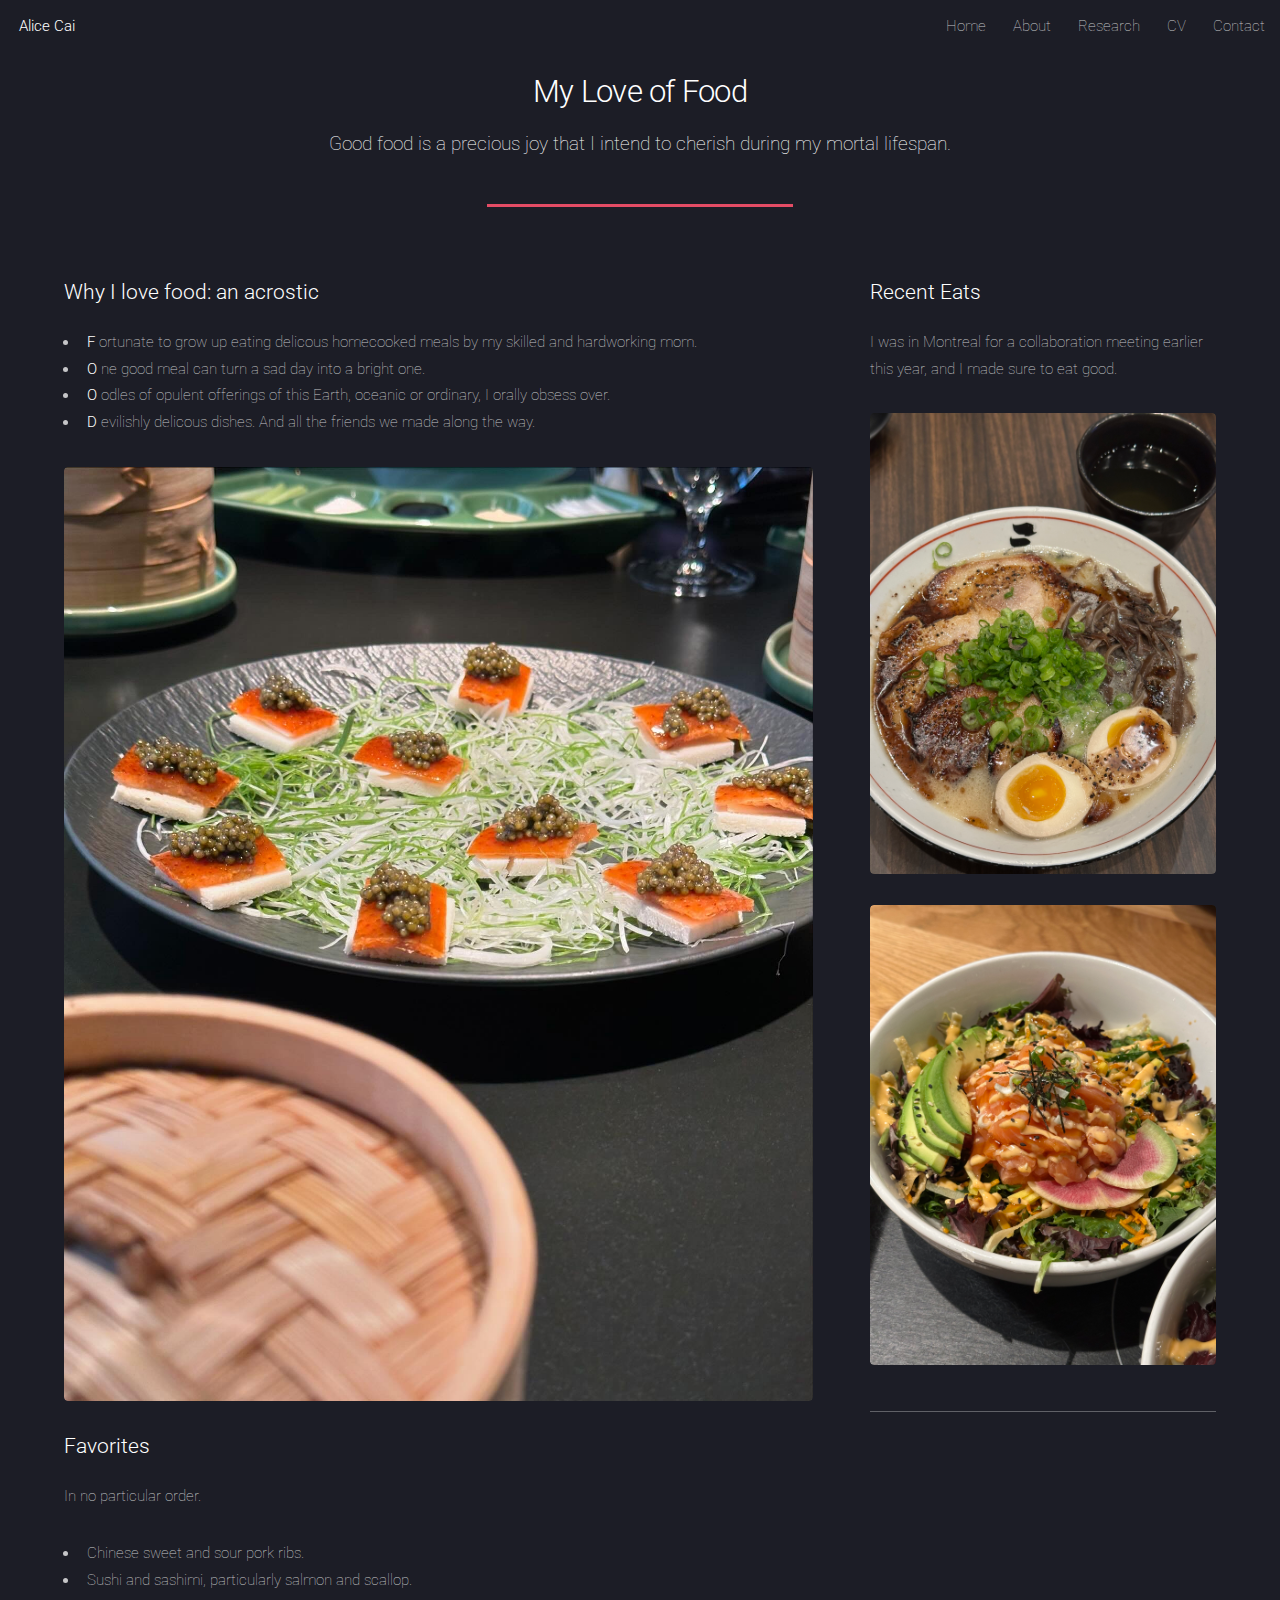
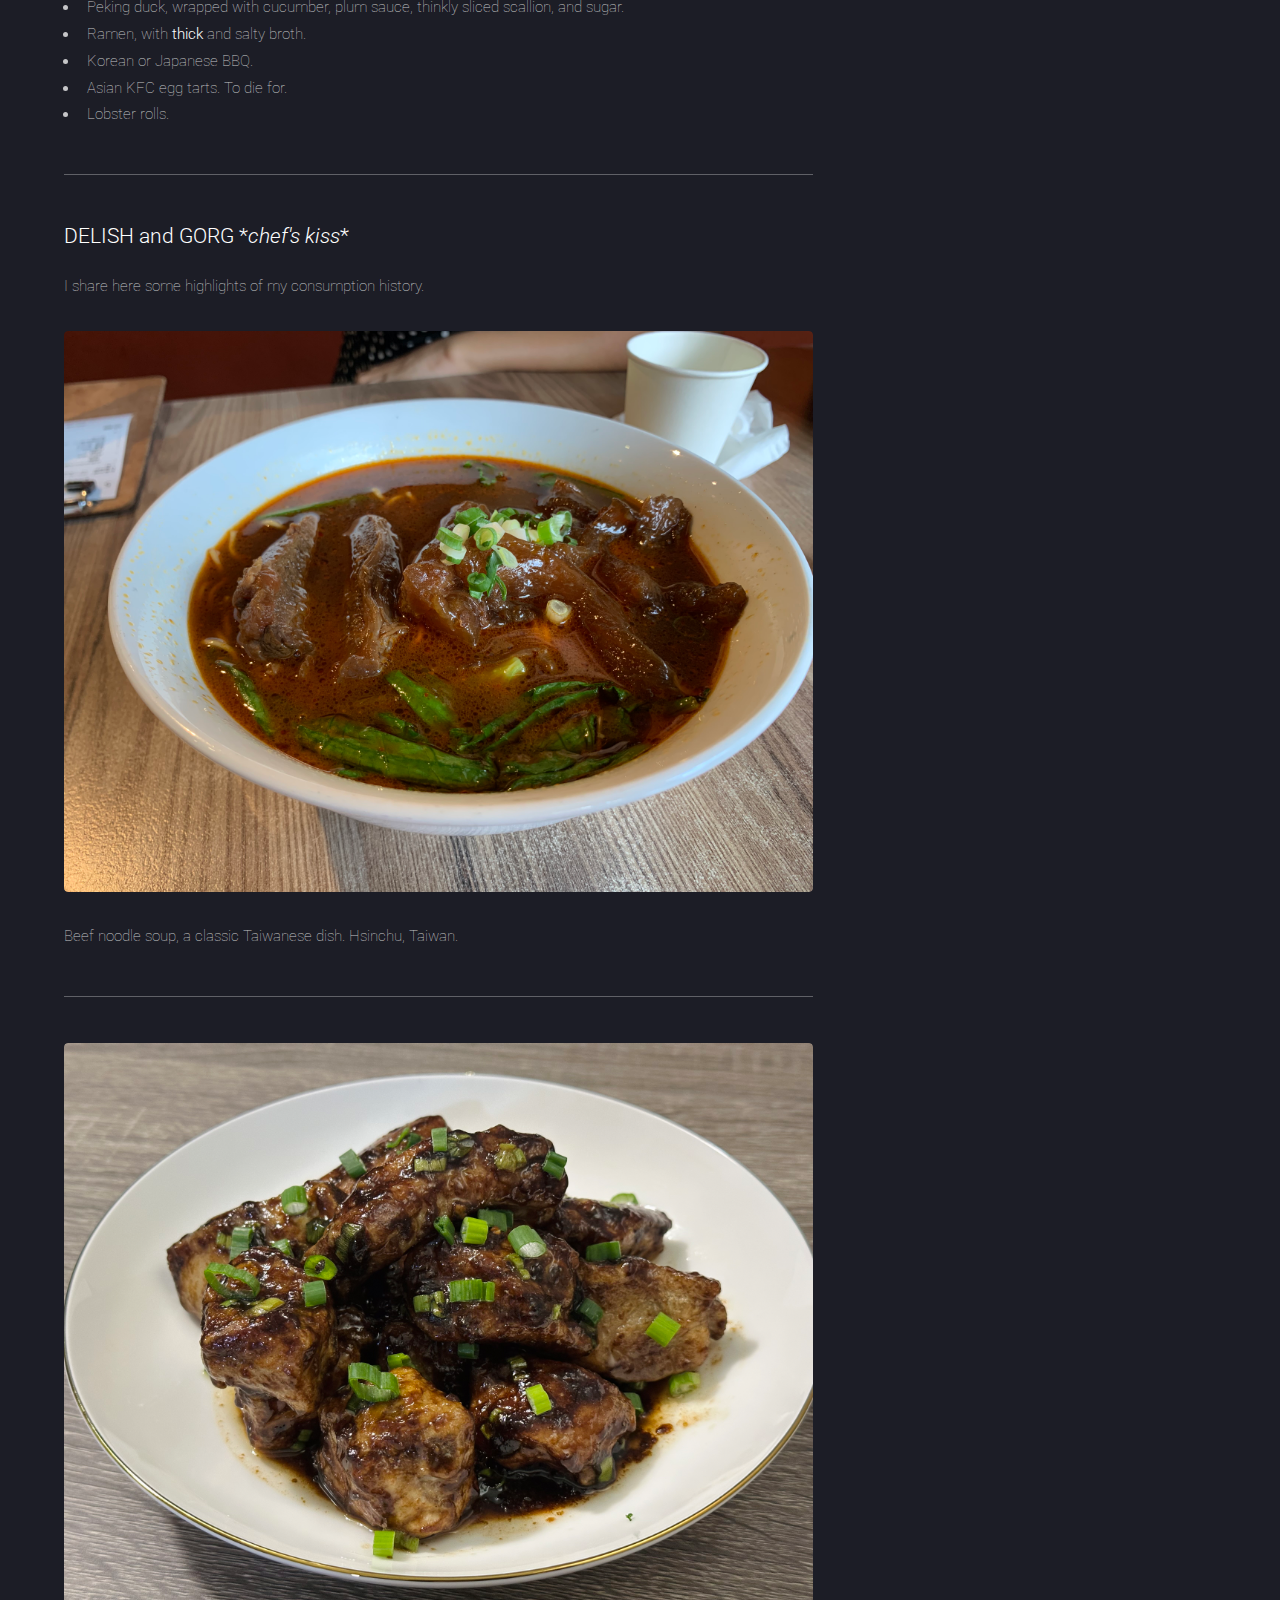
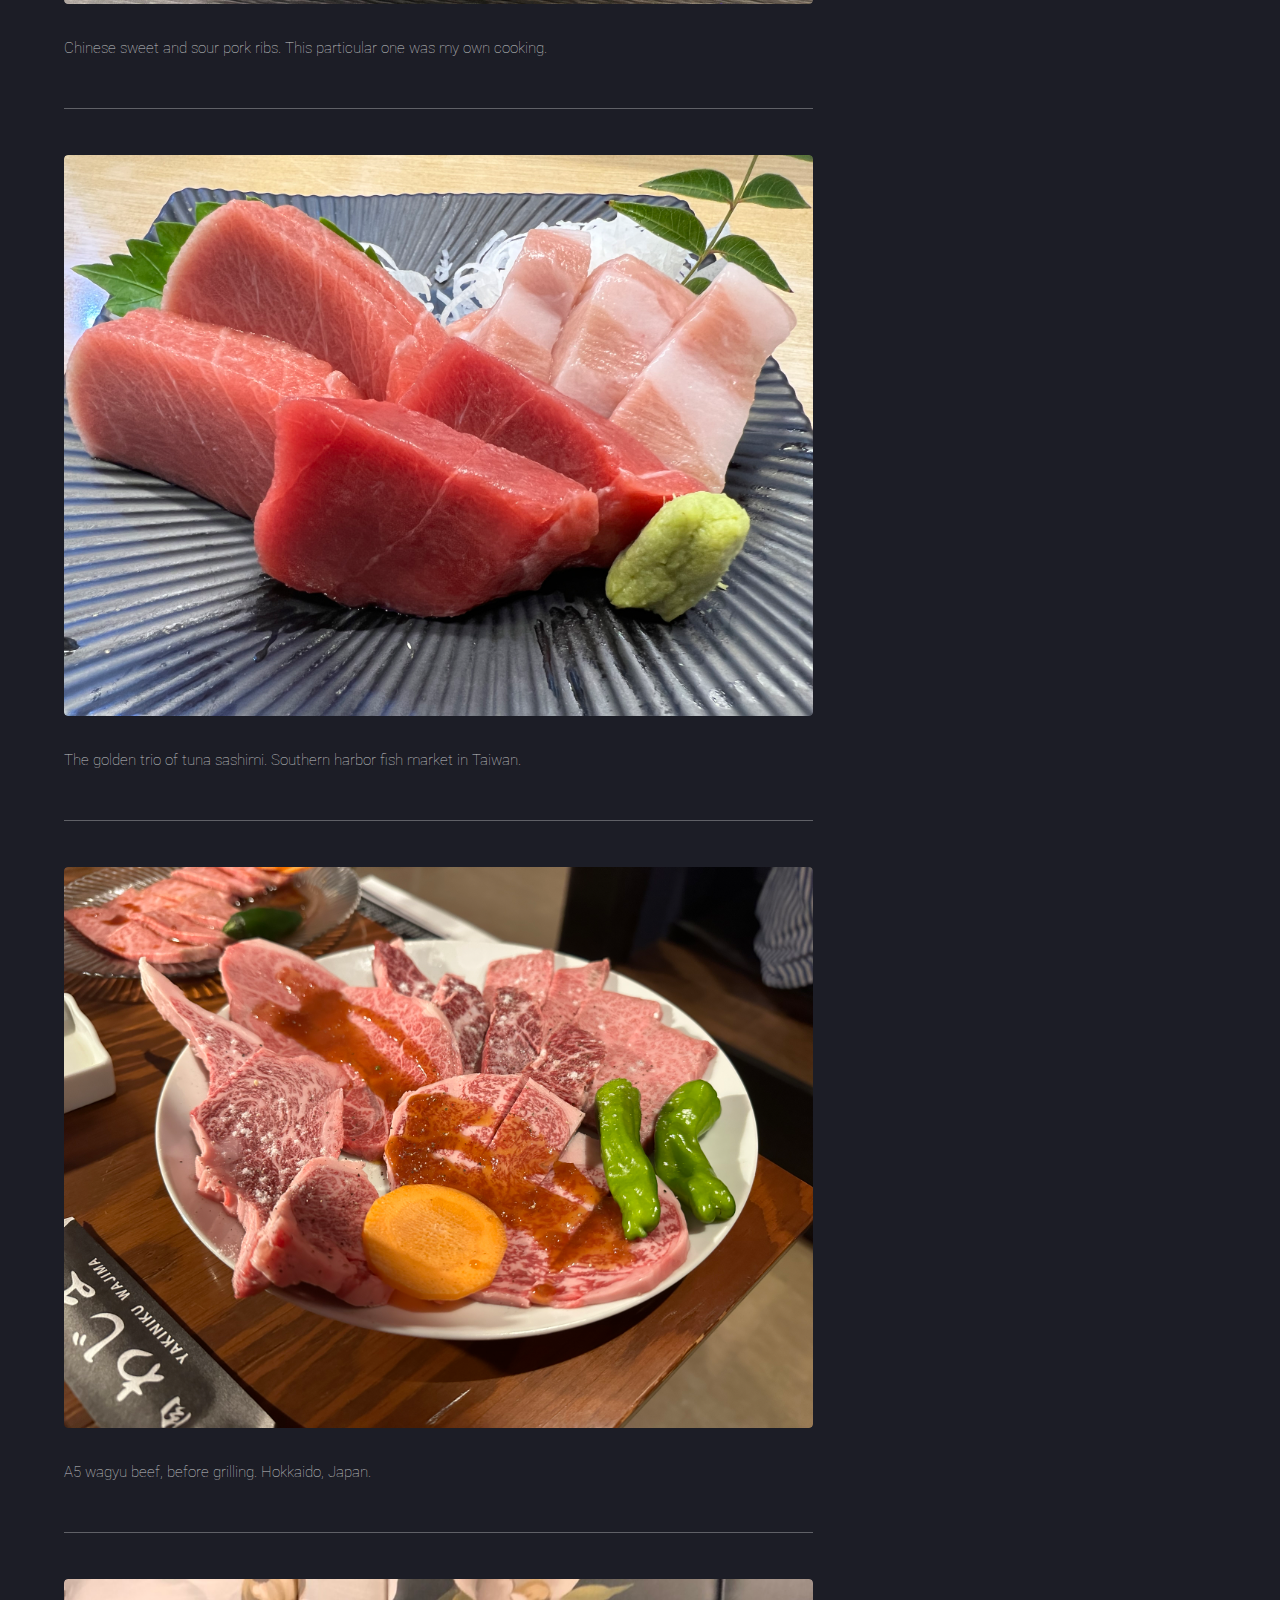
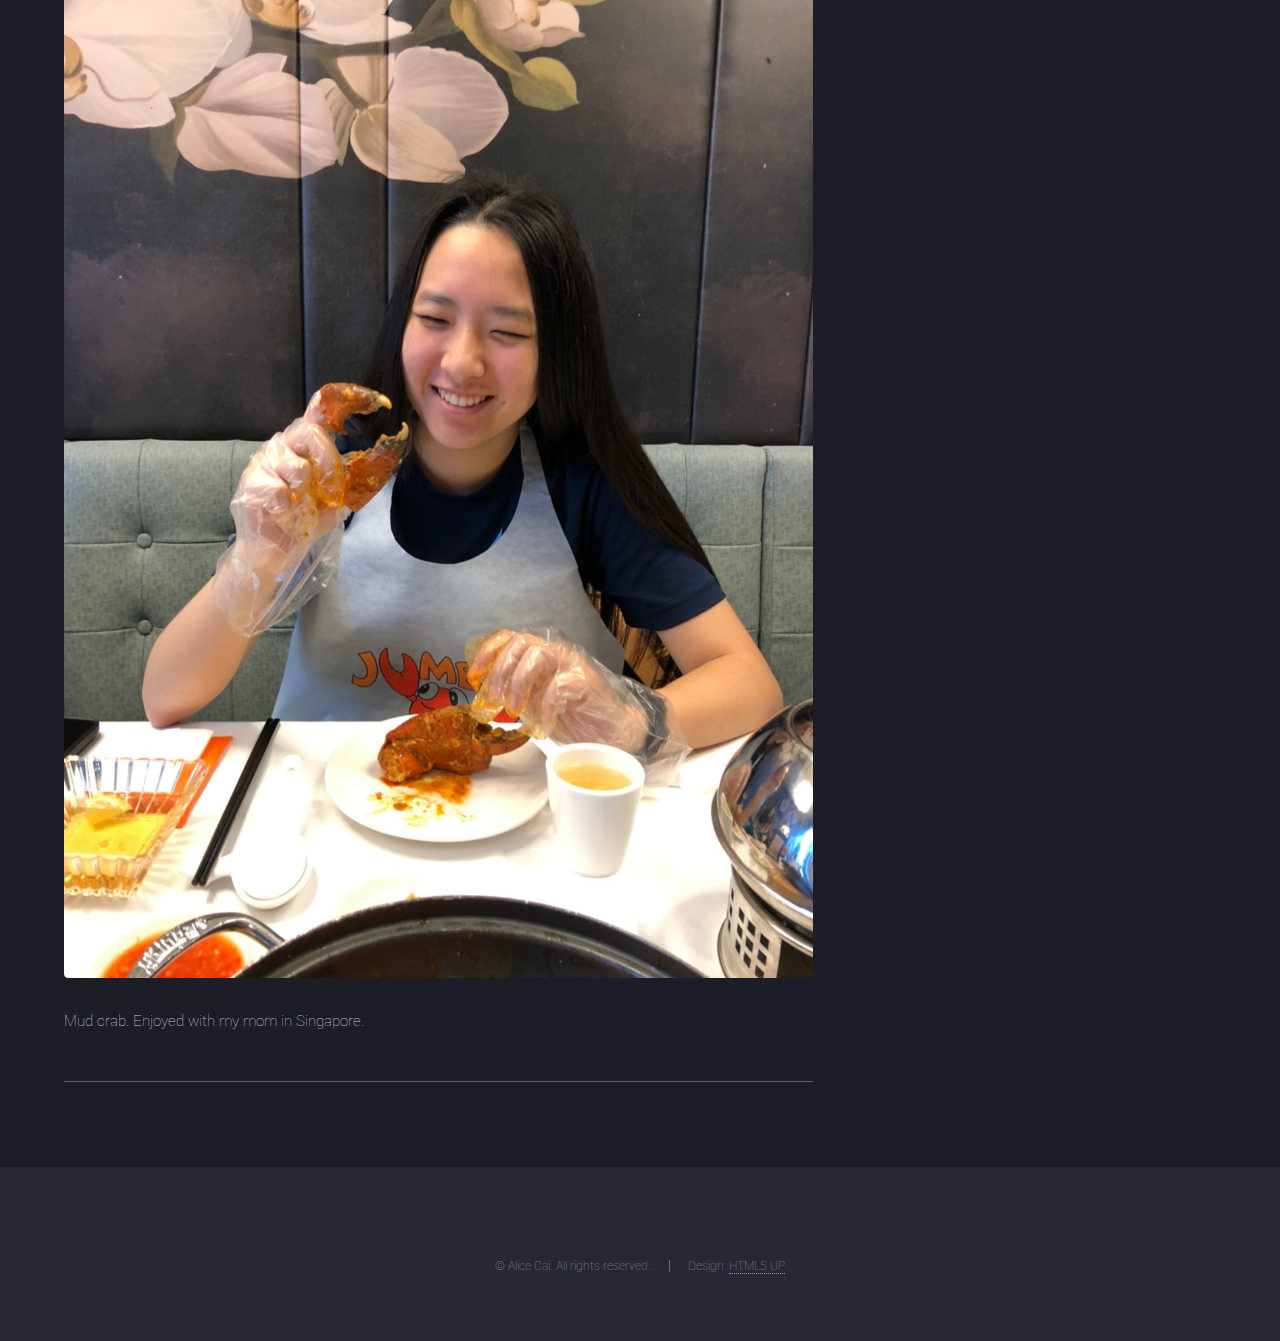
<file: food.html>
<!DOCTYPE HTML>
<!--
	Landed by HTML5 UP
	html5up.net | @ajlkn
	Free for personal and commercial use under the CCA 3.0 license (html5up.net/license)
-->
<html>
	<head>
		<title>Alice Cai - Foodie Blog</title>
		<meta charset="utf-8" />
		<meta name="viewport" content="width=device-width, initial-scale=1, user-scalable=no" />
		<link rel="stylesheet" href="assets/css/main.css" />
		<noscript><link rel="stylesheet" href="assets/css/noscript.css" /></noscript>
	</head>
	<body class="is-preload landing">
		<div id="page-wrapper">

			<!-- Header -->
				<header id="header">
					<h1 id="logo"><a href="index.html">Alice Cai</a></h1>
					<nav id="nav">
						<ul>
							<li><a href="index.html">Home</a></li>
							<li>
								<a href="me.html">About</a>
								<ul>
									<li><a href="me.html">Me</a></li>
									<li><a href="###">Interests and Hobbies</a>
										<ul>
											<li><a href="games.html">Games</a></li>
											<li><a href="food.html">Food</a></li>
											<li><a href="crafts.html">Crafts</a></li>
										</ul>
									</li>
									<li><a href="funfacts.html">Whimsy</a></li>
								</ul>
							</li>
							<li><a href="research.html">Research</a></li>
							<li><a href="#cv-section">CV</a></li>
							<li><a href="#contact">Contact</a></li>
						</ul>
					</nav>
				</header>

			<!-- Main -->
				<div id="main" class="wrapper style1">
					<div class="container">
						<header class="major">
							<h2>My Love of Food</h2>
							<p>Good food is a precious joy that I intend to cherish during my mortal lifespan.</p>
						</header>
						<div class="row gtr-150">
							<div class="col-8 col-12-medium">

								<!-- Content -->
									<section id="content">
										<h3>Why I love food: an acrostic</h3>
										<ul>
											<li><b>F</b> ortunate to grow up eating delicous homecooked meals by my skilled and hardworking mom.</li>
											<li><b>O</b> ne good meal can turn a sad day into a bright one.</li>
											<li><b>O</b> odles of opulent offerings of this Earth, oceanic or ordinary, I orally obsess over.</li>
											<li><b>D</b> evilishly delicous dishes. And all the friends we made along the way.</li>
										</ul>
										<a href="#" class="image fit"><img src="images/food/michelinduck.JPG" alt="" /></a>
										
										<h3>Favorites</h3>
										<p>In no particular order.</p>
										<ul>
											<li>Chinese sweet and sour pork ribs.</li>
											<li>Sushi and sashimi, particularly salmon and scallop.</li>
											<li>Peking duck, wrapped with cucumber, plum sauce, thinkly sliced scallion, and sugar.</li>
											<li>Ramen, with <b>thick</b> and salty broth.</li>
											<li>Korean or Japanese BBQ.</li>
											<li>Asian KFC egg tarts. To die for.</li>
											<li>Lobster rolls.</li>
										</ul>

										<hr />
										<h3>DELISH and GORG *<i>chef's kiss</i>*</h3>
										<p>I share here some highlights of my consumption history.</p>
										<a href="#" class="image fit"><img src="images/food/beefnoodlesoup.jpg" alt="" /></a>
											<p>Beef noodle soup, a classic Taiwanese dish. Hsinchu, Taiwan.</p>
											<hr />
										<a href="#" class="image fit"><img src="images/food/mysspork.jpg" alt="" /></a>
											<p>Chinese sweet and sour pork ribs. This particular one was my own cooking.</p>
											<hr />
										<a href="#" class="image fit"><img src="images/food/tunagolden.jpg" alt="" /></a>
											<p>The golden trio of tuna sashimi. Southern harbor fish market in Taiwan.</p>
											<hr />
										<a href="#" class="image fit"><img src="images/food/wagyu.jpg" alt="" /></a>
											<p>A5 wagyu beef, before grilling. Hokkaido, Japan.</p>
											<hr />
										<a href="#" class="image fit"><img src="images/food/singaporecrabsmile.JPG" alt="" /></a>
											<p>Mud crab. Enjoyed with my mom in Singapore.</p>
											<hr />
									</section>

							</div>
							<div class="col-4 col-12-medium">

								<!-- Sidebar -->
									<section id="sidebar">
										<section>
											<h3>Recent Eats</h3>
											<p>I was in Montreal for a collaboration meeting earlier this year, and I made sure to eat good.</p>
<!-- 											<footer>
												<ul class="actions">
													<li><a href="#" class="button">Learn More</a></li>
												</ul>
											</footer> -->
										</section>
										<section>
											<a href="#" class="image fit"><img src="images/food/ramenmontreal.jpg" alt="" /></a>
<!-- 											<h3>Amet Lorem Tempus</h3>
											<p>Sed tristique purus vitae volutpat commodo suscipit amet sed nibh. Proin a ullamcorper sed blandit. Sed tristique purus vitae volutpat commodo suscipit ullamcorper sed blandit lorem ipsum dolore.</p>
											<footer>
												<ul class="actions">
													<li><a href="#" class="button">Learn More</a></li>
												</ul>
											</footer> -->
										</section>
										<section>
											<a href="#" class="image fit"><img src="images/food/pokemontreal.jpg" alt="" /></a>
										</section>
										<hr />
									</section>

							</div>
						</div>
					</div>
				</div>

			<!-- Footer -->
			<footer id="footer">
				<ul class="copyright">
					<li>&copy; Alice Cai. All rights reserved.</li><li>Design: <a href="http://html5up.net">HTML5 UP</a></li>
				</ul>
			</footer>

		</div>

		<!-- Scripts -->
			<script src="assets/js/jquery.min.js"></script>
			<script src="assets/js/jquery.scrolly.min.js"></script>
			<script src="assets/js/jquery.dropotron.min.js"></script>
			<script src="assets/js/jquery.scrollex.min.js"></script>
			<script src="assets/js/browser.min.js"></script>
			<script src="assets/js/breakpoints.min.js"></script>
			<script src="assets/js/util.js"></script>
			<script src="assets/js/main.js"></script>

	</body>
</html>
</file>
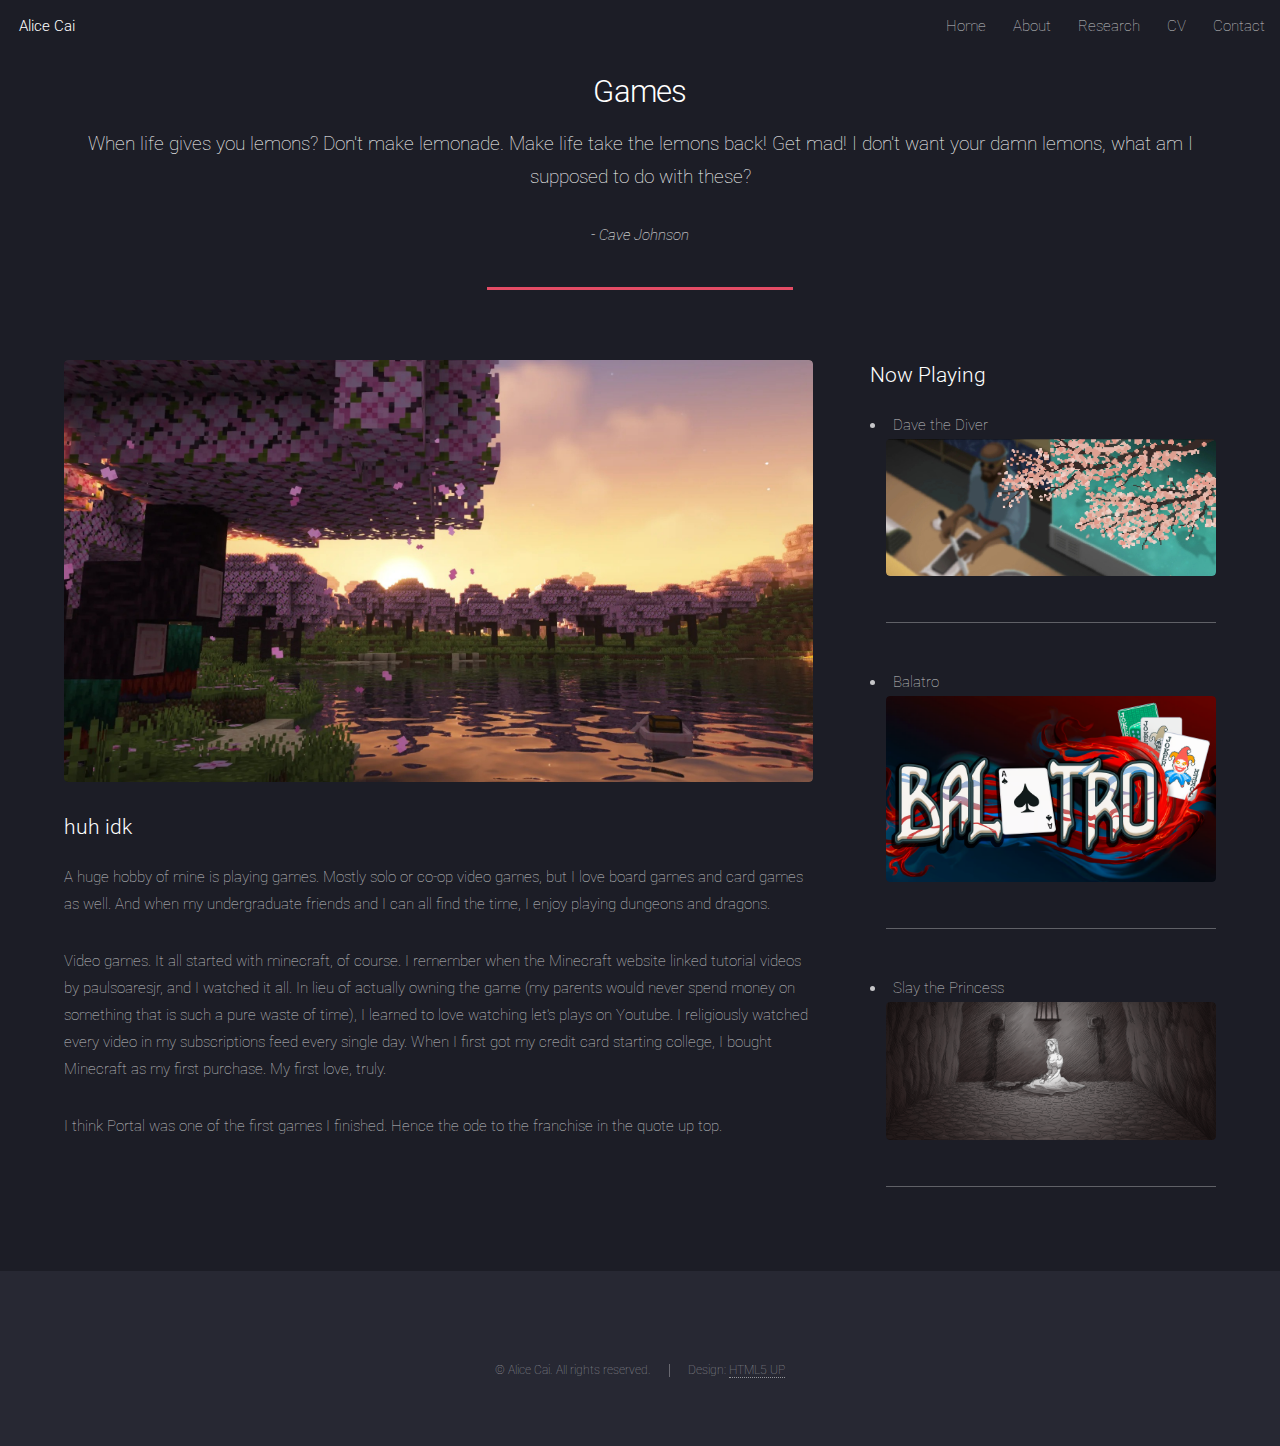
<file: games.html>
<!DOCTYPE HTML>
<!--
	Landed by HTML5 UP
	html5up.net | @ajlkn
	Free for personal and commercial use under the CCA 3.0 license (html5up.net/license)
-->
<html>
	<head>
		<title>Alice Cai - Gaming</title>
		<meta charset="utf-8" />
		<meta name="viewport" content="width=device-width, initial-scale=1, user-scalable=no" />
		<link rel="stylesheet" href="assets/css/main.css" />
		<noscript><link rel="stylesheet" href="assets/css/noscript.css" /></noscript>
	</head>
	<body class="is-preload landing">
		<div id="page-wrapper">

			<!-- Header -->
				<header id="header">
					<h1 id="logo"><a href="home.html">Alice Cai</a></h1>
					<nav id="nav">
						<ul>
							<li><a href="home.html">Home</a></li>
							<li>
								<a href="me.html">About</a>
								<ul>
									<li><a href="me.html">Me</a></li>
									<li><a href="interests.html">Interests and Hobbies</a>
										<ul>
											<li><a href="games.html">Games</a></li>
											<li><a href="food.html">Food</a></li>
											<li><a href="crafts.html">Crafts</a></li>
										</ul>
									</li>
									<li><a href="funfacts.html">Whimsy</a></li>
								</ul>
							</li>
							<li><a href="research.html">Research</a></li>
							<li><a href="#cv-section">CV</a></li>
							<li><a href="#contact">Contact</a></li>
						</ul>
					</nav>
				</header>

			<!-- Main -->
				<div id="main" class="wrapper style1">
					<div class="container">
						<header class="major">
							<h2>Games</h2>
							<p>When life gives you lemons? Don't make lemonade. Make life take the lemons back! Get mad! I don't want 
							your damn lemons, what am I supposed to do with these?</p>
							<p><i>- Cave Johnson</i></p>
						</header>
						<div class="row gtr-150">
							<div class="col-8 col-12-medium">

								<!-- Content -->
									<section id="content">
										<a href="#" class="image fit"><img src="images/games/minecraft.jpeg" alt="" /></a>
										<h3>huh idk</h3>
										<p>A huge hobby of mine is playing games. Mostly solo or co-op video games, 
											but I love board games and card games as well. And when my undergraduate 
											friends and I can all find the time, I enjoy playing dungeons and dragons.</p>
										<p>Video games. It all started with minecraft, of course. I remember 
											when the Minecraft website linked tutorial videos by paulsoaresjr, 
											and I watched it all. In lieu of actually owning the game (my 
											parents would never spend money on something that is such a pure 
											waste of time), I learned to love watching let's plays on Youtube. 
											I religiously watched every video in my subscriptions feed every 
											single day. When I first got my credit card starting college, I 
											bought Minecraft as my first purchase. My first love, truly.</p>
										<p>I think Portal was one of the first games I finished. Hence the ode
										to the franchise in the quote up top.</p>
									</section>

							</div>
							<div class="col-4 col-12-medium">

								<!-- Sidebar -->
									<section id="sidebar">
										<section>
											<h3>Now Playing</h3>
											<ul>
												<li>Dave the Diver</li>
												<a href="#" class="image fit"><img src="images/games/dave_bancho.jpg" alt="" /></a>
												<hr />
												<li>Balatro</li>
												<a href="#" class="image fit"><img src="images/games/balatro.png" alt="" /></a>
												<hr />
												<li>Slay the Princess</li>
												<a href="#" class="image fit"><img src="images/games/slayprincess.png" alt="" /></a>
												<hr />
											</ul>
										</section>
<!-- 										<hr />
										<section>
											<a href="#" class="image fit"><img src="images/games/dave.jpg" alt="" /></a>
										</section> -->
									</section>

							</div>
						</div>
					</div>
				</div>

			<!-- Footer -->
			<footer id="footer">
				<ul class="copyright">
					<li>&copy; Alice Cai. All rights reserved.</li><li>Design: <a href="http://html5up.net">HTML5 UP</a></li>
				</ul>
			</footer>

		</div>

		<!-- Scripts -->
			<script src="assets/js/jquery.min.js"></script>
			<script src="assets/js/jquery.scrolly.min.js"></script>
			<script src="assets/js/jquery.dropotron.min.js"></script>
			<script src="assets/js/jquery.scrollex.min.js"></script>
			<script src="assets/js/browser.min.js"></script>
			<script src="assets/js/breakpoints.min.js"></script>
			<script src="assets/js/util.js"></script>
			<script src="assets/js/main.js"></script>

	</body>
</html>
</file>
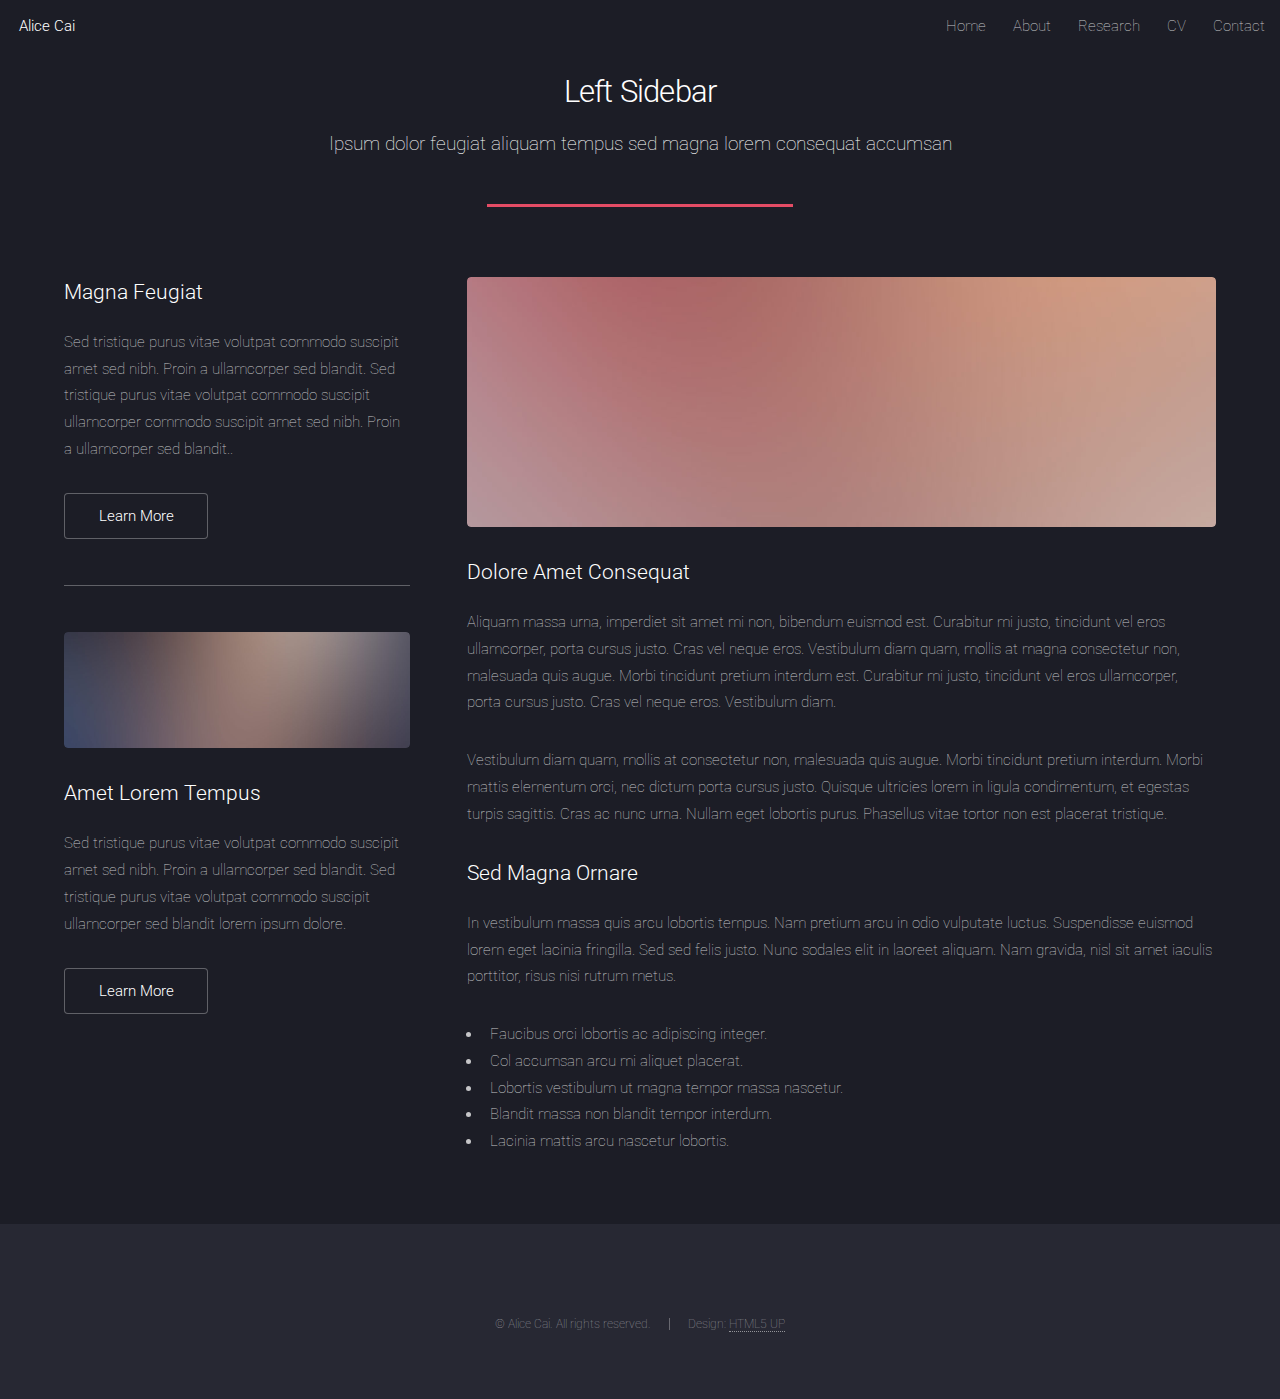
<file: left-sidebar.html>
<!DOCTYPE HTML>
<!--
	Landed by HTML5 UP
	html5up.net | @ajlkn
	Free for personal and commercial use under the CCA 3.0 license (html5up.net/license)
-->
<html>
	<head>
		<title>Left Sidebar - Landed by HTML5 UP</title>
		<meta charset="utf-8" />
		<meta name="viewport" content="width=device-width, initial-scale=1, user-scalable=no" />
		<link rel="stylesheet" href="assets/css/main.css" />
		<noscript><link rel="stylesheet" href="assets/css/noscript.css" /></noscript>
	</head>
	<body class="is-preload landing">
		<div id="page-wrapper">

			<!-- Header -->
				<header id="header">
					<h1 id="logo"><a href="home.html">Alice Cai</a></h1>
					<nav id="nav">
						<ul>
							<li><a href="home.html">Home</a></li>
							<li>
								<a href="me.html">About</a>
								<ul>
									<li><a href="me.html">Me</a></li>
									<li><a href="interests.html">Interests and Hobbies</a>
										<ul>
											<li><a href="games.html">Games</a></li>
											<li><a href="food.html">Food</a></li>
											<li><a href="crafts.html">Crafts</a></li>
										</ul>
									</li>
									<li><a href="funfacts.html">Whimsy</a></li>
								</ul>
							</li>
							<li><a href="research.html">Research</a></li>
							<li><a href="#cv-section">CV</a></li>
							<li><a href="#contact">Contact</a></li>
						</ul>
					</nav>
				</header>
			<!-- Main -->
				<div id="main" class="wrapper style1">
					<div class="container">
						<header class="major">
							<h2>Left Sidebar</h2>
							<p>Ipsum dolor feugiat aliquam tempus sed magna lorem consequat accumsan</p>
						</header>
						<div class="row gtr-150">
							<div class="col-4 col-12-medium">

								<!-- Sidebar -->
									<section id="sidebar">
										<section>
											<h3>Magna Feugiat</h3>
											<p>Sed tristique purus vitae volutpat commodo suscipit amet sed nibh. Proin a ullamcorper sed blandit. Sed tristique purus vitae volutpat commodo suscipit ullamcorper commodo suscipit amet sed nibh. Proin a ullamcorper sed blandit..</p>
											<footer>
												<ul class="actions">
													<li><a href="#" class="button">Learn More</a></li>
												</ul>
											</footer>
										</section>
										<hr />
										<section>
											<a href="#" class="image fit"><img src="images/pic06.jpg" alt="" /></a>
											<h3>Amet Lorem Tempus</h3>
											<p>Sed tristique purus vitae volutpat commodo suscipit amet sed nibh. Proin a ullamcorper sed blandit. Sed tristique purus vitae volutpat commodo suscipit ullamcorper sed blandit lorem ipsum dolore.</p>
											<footer>
												<ul class="actions">
													<li><a href="#" class="button">Learn More</a></li>
												</ul>
											</footer>
										</section>
									</section>

							</div>
							<div class="col-8 col-12-medium imp-medium">

								<!-- Content -->
									<section id="content">
										<a href="#" class="image fit"><img src="images/pic05.jpg" alt="" /></a>
										<h3>Dolore Amet Consequat</h3>
										<p>Aliquam massa urna, imperdiet sit amet mi non, bibendum euismod est. Curabitur mi justo, tincidunt vel eros ullamcorper, porta cursus justo. Cras vel neque eros. Vestibulum diam quam, mollis at magna consectetur non, malesuada quis augue. Morbi tincidunt pretium interdum est. Curabitur mi justo, tincidunt vel eros ullamcorper, porta cursus justo. Cras vel neque eros. Vestibulum diam.</p>
										<p>Vestibulum diam quam, mollis at consectetur non, malesuada quis augue. Morbi tincidunt pretium interdum. Morbi mattis elementum orci, nec dictum porta cursus justo. Quisque ultricies lorem in ligula condimentum, et egestas turpis sagittis. Cras ac nunc urna. Nullam eget lobortis purus. Phasellus vitae tortor non est placerat tristique.</p>
										<h3>Sed Magna Ornare</h3>
										<p>In vestibulum massa quis arcu lobortis tempus. Nam pretium arcu in odio vulputate luctus. Suspendisse euismod lorem eget lacinia fringilla. Sed sed felis justo. Nunc sodales elit in laoreet aliquam. Nam gravida, nisl sit amet iaculis porttitor, risus nisi rutrum metus.</p>
										<ul>
											<li>Faucibus orci lobortis ac adipiscing integer.</li>
											<li>Col accumsan arcu mi aliquet placerat.</li>
											<li>Lobortis vestibulum ut magna tempor massa nascetur.</li>
											<li>Blandit massa non blandit tempor interdum.</li>
											<li>Lacinia mattis arcu nascetur lobortis.</li>
										</ul>
									</section>

							</div>
						</div>
					</div>
				</div>

			<!-- Footer -->
			<footer id="footer">
				<ul class="copyright">
					<li>&copy; Alice Cai. All rights reserved.</li><li>Design: <a href="http://html5up.net">HTML5 UP</a></li>
				</ul>
			</footer>

		</div>

		<!-- Scripts -->
			<script src="assets/js/jquery.min.js"></script>
			<script src="assets/js/jquery.scrolly.min.js"></script>
			<script src="assets/js/jquery.dropotron.min.js"></script>
			<script src="assets/js/jquery.scrollex.min.js"></script>
			<script src="assets/js/browser.min.js"></script>
			<script src="assets/js/breakpoints.min.js"></script>
			<script src="assets/js/util.js"></script>
			<script src="assets/js/main.js"></script>

	</body>
</html>
</file>
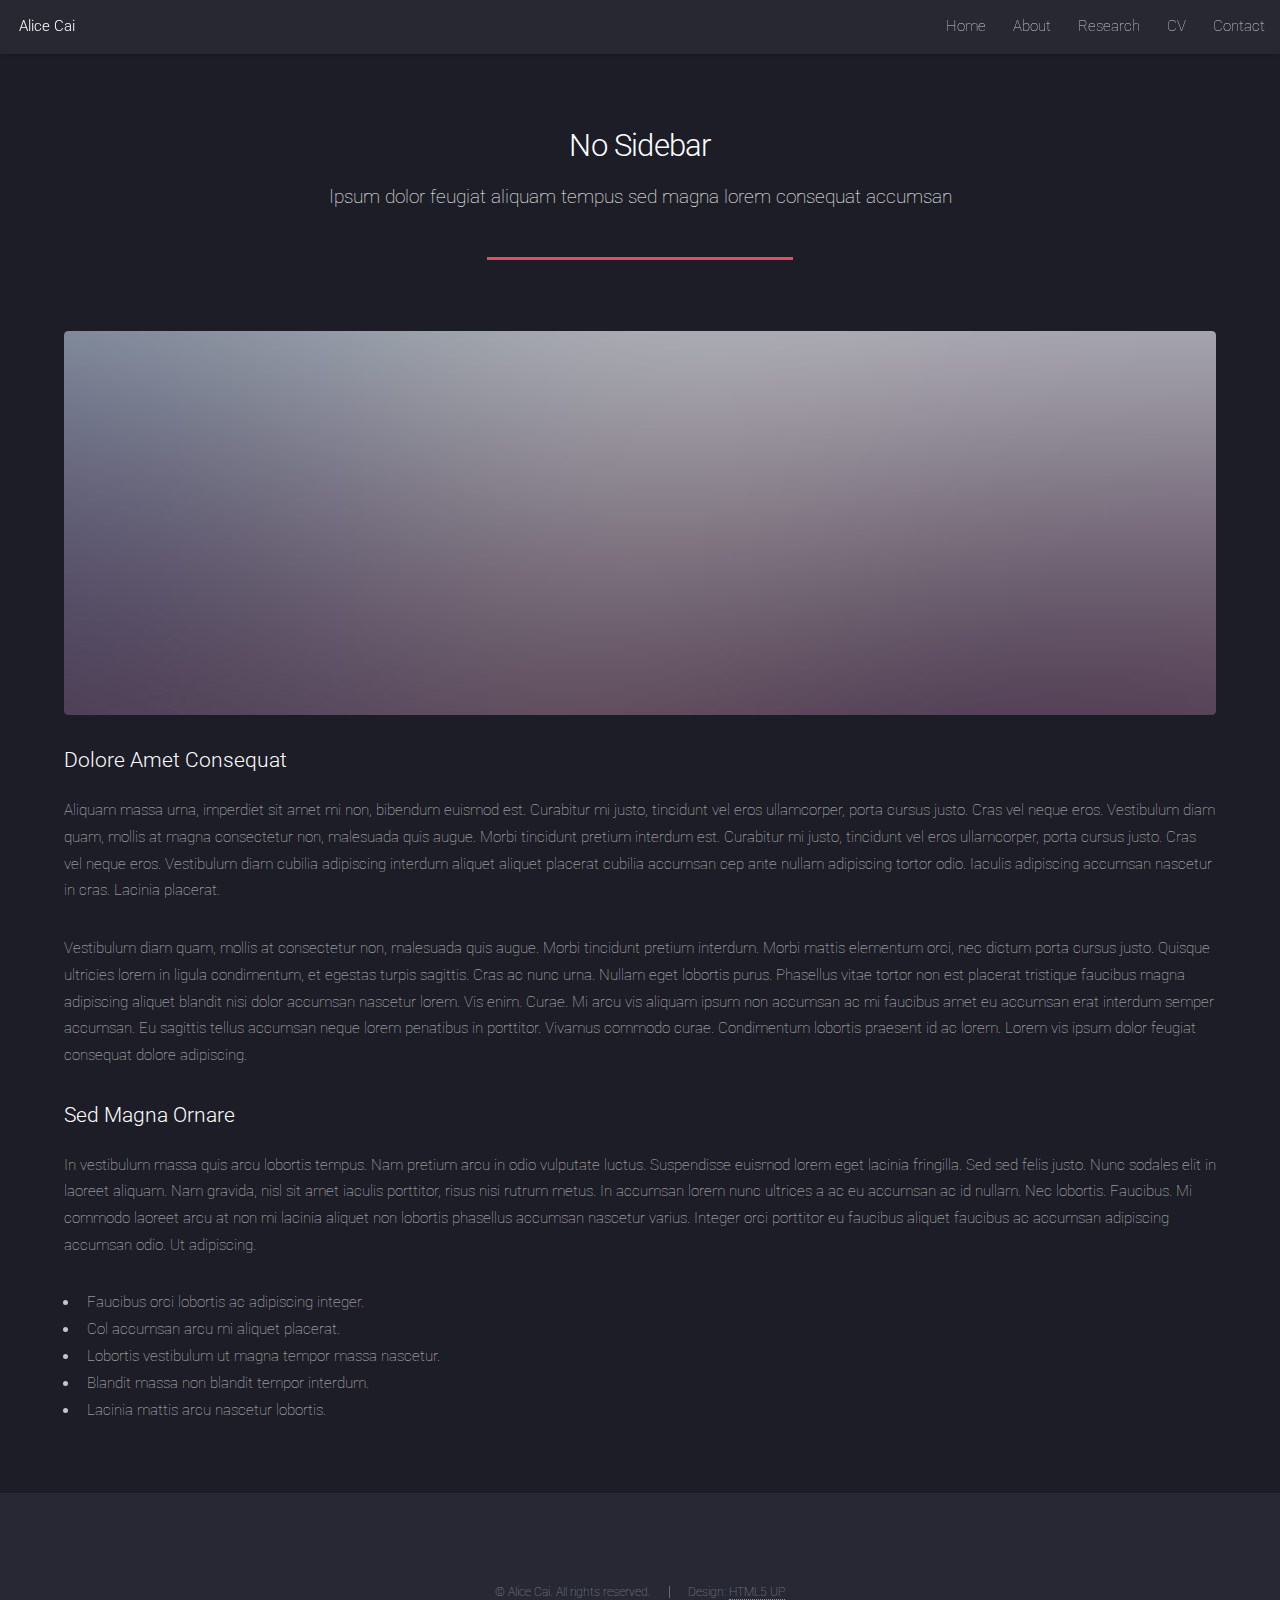
<file: no-sidebar.html>
<!DOCTYPE HTML>
<!--
	Landed by HTML5 UP
	html5up.net | @ajlkn
	Free for personal and commercial use under the CCA 3.0 license (html5up.net/license)
-->
<html>
	<head>
		<title>No Sidebar - Landed by HTML5 UP</title>
		<meta charset="utf-8" />
		<meta name="viewport" content="width=device-width, initial-scale=1, user-scalable=no" />
		<link rel="stylesheet" href="assets/css/main.css" />
		<noscript><link rel="stylesheet" href="assets/css/noscript.css" /></noscript>
	</head>
	<body class="is-preload">
		<div id="page-wrapper">

			<!-- Header -->
				<header id="header">
					<h1 id="logo"><a href="home.html">Alice Cai</a></h1>
					<nav id="nav">
						<ul>
							<li><a href="home.html">Home</a></li>
							<li>
								<a href="me.html">About</a>
								<ul>
									<li><a href="me.html">Me</a></li>
									<li><a href="interests.html">Interests and Hobbies</a>
										<ul>
											<li><a href="games.html">Games</a></li>
											<li><a href="food.html">Food</a></li>
											<li><a href="crafts.html">Crafts</a></li>
										</ul>
									</li>
									<li><a href="funfacts.html">Whimsy</a></li>
								</ul>
							</li>
							<li><a href="research.html">Research</a></li>
							<li><a href="cv.html">CV</a></li>
							<li><a href="contact.html">Contact</a></li>
						</ul>
					</nav>
				</header>

			<!-- Main -->
				<div id="main" class="wrapper style1">
					<div class="container">
						<header class="major">
							<h2>No Sidebar</h2>
							<p>Ipsum dolor feugiat aliquam tempus sed magna lorem consequat accumsan</p>
						</header>

						<!-- Content -->
							<section id="content">
								<a href="#" class="image fit"><img src="images/pic07.jpg" alt="" /></a>
								<h3>Dolore Amet Consequat</h3>
								<p>Aliquam massa urna, imperdiet sit amet mi non, bibendum euismod est. Curabitur mi justo, tincidunt vel eros ullamcorper, porta cursus justo. Cras vel neque eros. Vestibulum diam quam, mollis at magna consectetur non, malesuada quis augue. Morbi tincidunt pretium interdum est. Curabitur mi justo, tincidunt vel eros ullamcorper, porta cursus justo. Cras vel neque eros. Vestibulum diam cubilia adipiscing interdum aliquet aliquet placerat cubilia accumsan cep ante nullam adipiscing tortor odio. Iaculis adipiscing accumsan nascetur in cras. Lacinia placerat.</p>
								<p>Vestibulum diam quam, mollis at consectetur non, malesuada quis augue. Morbi tincidunt pretium interdum. Morbi mattis elementum orci, nec dictum porta cursus justo. Quisque ultricies lorem in ligula condimentum, et egestas turpis sagittis. Cras ac nunc urna. Nullam eget lobortis purus. Phasellus vitae tortor non est placerat tristique faucibus magna adipiscing aliquet blandit nisi dolor accumsan nascetur lorem. Vis enim. Curae. Mi arcu vis aliquam ipsum non accumsan ac mi faucibus amet eu accumsan erat interdum semper accumsan. Eu sagittis tellus accumsan neque lorem penatibus in porttitor. Vivamus commodo curae. Condimentum lobortis praesent id ac lorem. Lorem vis ipsum dolor feugiat consequat dolore adipiscing.</p>
								<h3>Sed Magna Ornare</h3>
								<p>In vestibulum massa quis arcu lobortis tempus. Nam pretium arcu in odio vulputate luctus. Suspendisse euismod lorem eget lacinia fringilla. Sed sed felis justo. Nunc sodales elit in laoreet aliquam. Nam gravida, nisl sit amet iaculis porttitor, risus nisi rutrum metus. In accumsan lorem nunc ultrices a ac eu accumsan ac id nullam. Nec lobortis. Faucibus. Mi commodo laoreet arcu at non mi lacinia aliquet non lobortis phasellus accumsan nascetur varius. Integer orci porttitor eu faucibus aliquet faucibus ac accumsan adipiscing accumsan odio. Ut adipiscing.</p>
								<ul>
									<li>Faucibus orci lobortis ac adipiscing integer.</li>
									<li>Col accumsan arcu mi aliquet placerat.</li>
									<li>Lobortis vestibulum ut magna tempor massa nascetur.</li>
									<li>Blandit massa non blandit tempor interdum.</li>
									<li>Lacinia mattis arcu nascetur lobortis.</li>
								</ul>
							</section>

					</div>
				</div>

			<!-- Footer -->
			<footer id="footer">
				<ul class="copyright">
					<li>&copy; Alice Cai. All rights reserved.</li><li>Design: <a href="http://html5up.net">HTML5 UP</a></li>
				</ul>
			</footer>

		</div>

		<!-- Scripts -->
			<script src="assets/js/jquery.min.js"></script>
			<script src="assets/js/jquery.scrolly.min.js"></script>
			<script src="assets/js/jquery.dropotron.min.js"></script>
			<script src="assets/js/jquery.scrollex.min.js"></script>
			<script src="assets/js/browser.min.js"></script>
			<script src="assets/js/breakpoints.min.js"></script>
			<script src="assets/js/util.js"></script>
			<script src="assets/js/main.js"></script>

	</body>
</html>
</file>
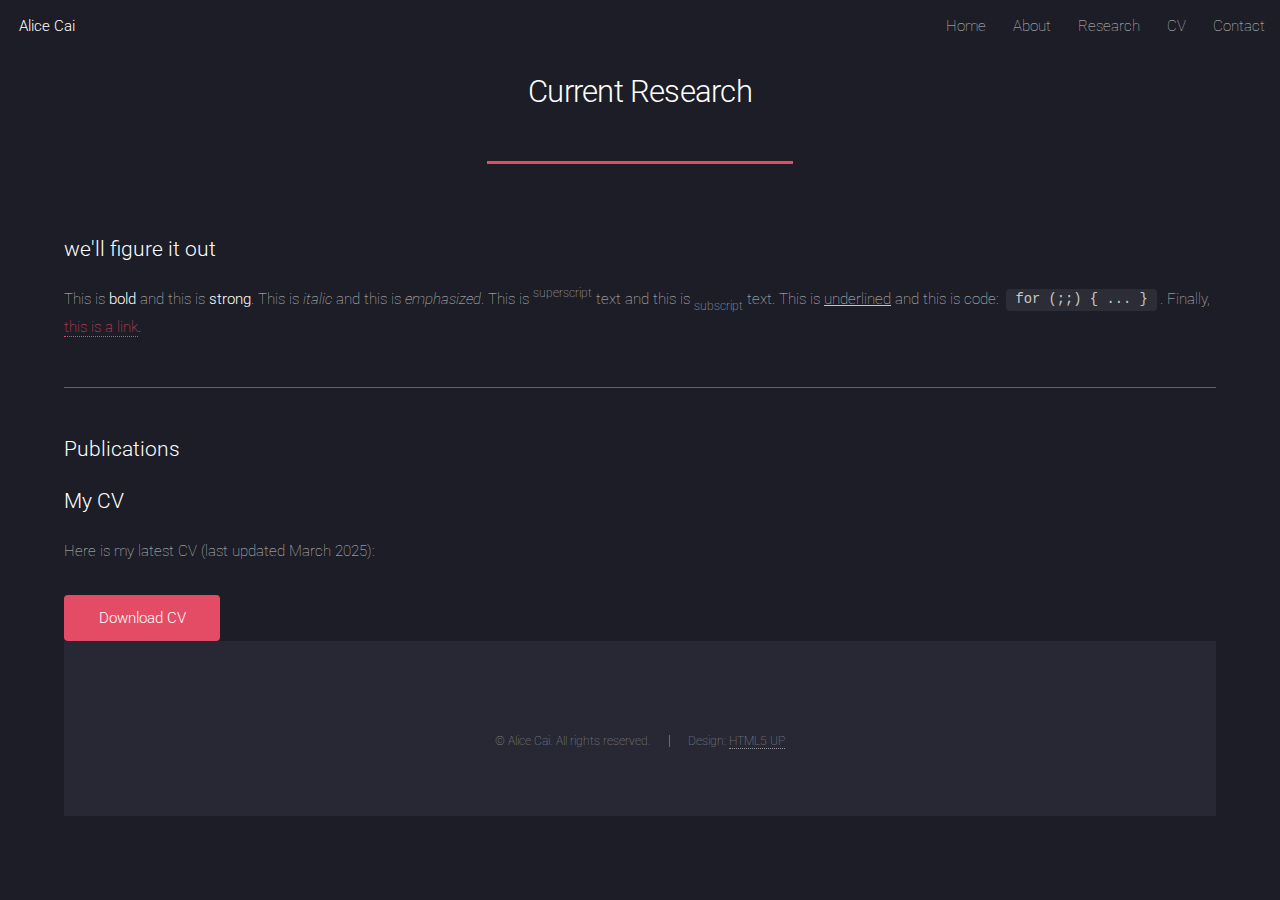
<file: research.html>
<!DOCTYPE HTML>
<!--
	Landed by HTML5 UP
	html5up.net | @ajlkn
	Free for personal and commercial use under the CCA 3.0 license (html5up.net/license)
-->
<html>
	<head>
		<title>Alice Cai - Research</title>
		<link rel="icon" type="image/x-icon" href="/images/favicon.ico">
		<meta charset="utf-8" />
		<meta name="viewport" content="width=device-width, initial-scale=1, user-scalable=no" />
		<link rel="stylesheet" href="assets/css/main.css" />
		<noscript><link rel="stylesheet" href="assets/css/noscript.css" /></noscript>
	</head>
	<body class="is-preload landing">
		<div id="page-wrapper">

			<!-- Header -->
				<header id="header">
					<h1 id="logo"><a href="index.html">Alice Cai</a></h1>
					<nav id="nav">
						<ul>
							<li><a href="index.html">Home</a></li>
							<li>
								<a href="me.html">About</a>
								<ul>
									<li><a href="me.html">Me</a></li>
									<li><a href="#">Interests and Hobbies</a>
										<ul>
											<li><a href="games.html">Games</a></li>
											<li><a href="food.html">Food</a></li>
											<li><a href="crafts.html">Crafts</a></li>
										</ul>
									</li>
									<li><a href="funfacts.html">Whimsy</a></li>
								</ul>
							</li>
							<li><a href="research.html">Research</a></li>
							<li><a href="#cv-section">CV</a></li>
							<li><a href="#contact">Contact</a></li>
						</ul>
					</nav>
				</header>

			<!-- Main -->
				<div id="main" class="wrapper style1">
					<div class="container">
						<header class="major">
							<h2>Current Research</h2>
						</header>

						<!-- Text -->
							<section>
								<h3>we'll figure it out</h3>
								<p>This is <b>bold</b> and this is <strong>strong</strong>. This is <i>italic</i> and this is <em>emphasized</em>.
								This is <sup>superscript</sup> text and this is <sub>subscript</sub> text.
								This is <u>underlined</u> and this is code: <code>for (;;) { ... }</code>. Finally, <a href="#">this is a link</a>.</p>

								<hr />

							</section>

							<section>
								<h3>Publications</h3>

							</section>

							<section id="cv-section">
								<h3>My CV</h3>
								<p>Here is my latest CV (last updated March 2025):</p>
								<a href="myCV_Mar2025.pdf" target="_blank" class="button primary">Download CV</a>
							</section>


			<!-- Footer -->
			<footer id="footer">
				<ul class="copyright">
					<li>&copy; Alice Cai. All rights reserved.</li><li>Design: <a href="http://html5up.net">HTML5 UP</a></li>
				</ul>
			</footer>
			
		</div>

		<!-- Scripts -->
			<script src="assets/js/jquery.min.js"></script>
			<script src="assets/js/jquery.scrolly.min.js"></script>
			<script src="assets/js/jquery.dropotron.min.js"></script>
			<script src="assets/js/jquery.scrollex.min.js"></script>
			<script src="assets/js/browser.min.js"></script>
			<script src="assets/js/breakpoints.min.js"></script>
			<script src="assets/js/util.js"></script>
			<script src="assets/js/main.js"></script>

	</body>
</html>
</file>
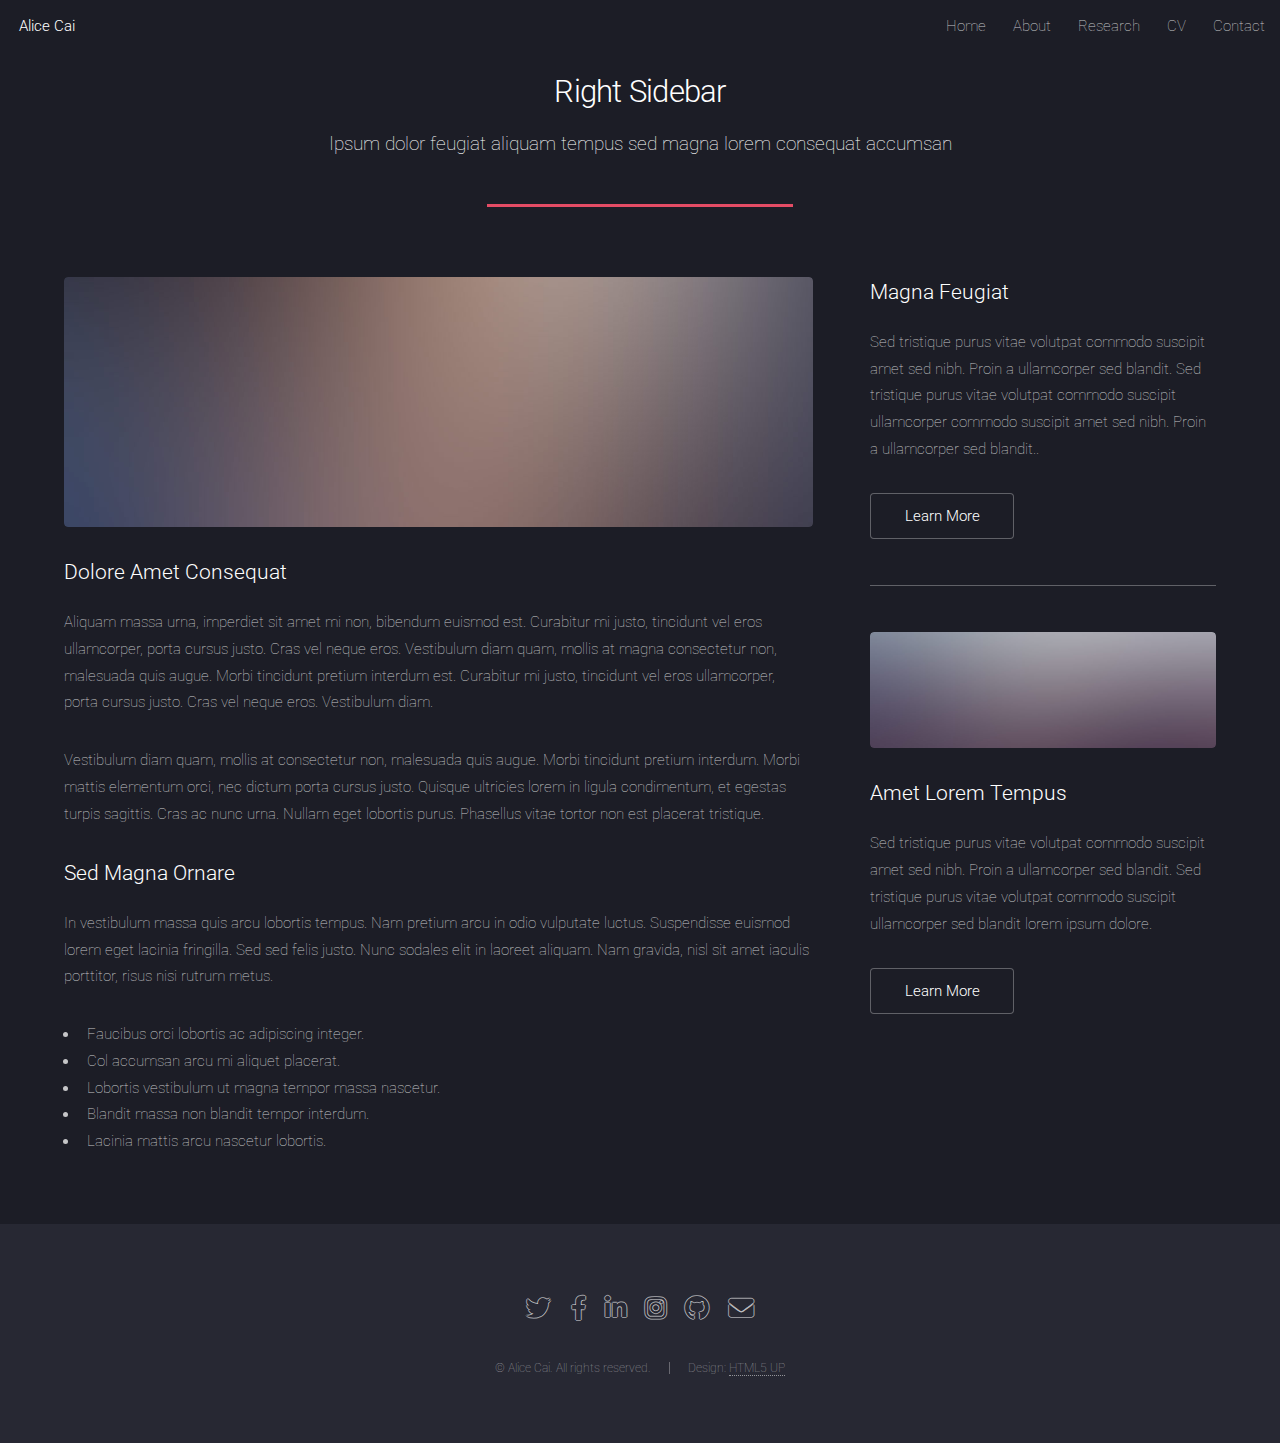
<file: right-sidebar.html>
<!DOCTYPE HTML>
<!--
	Landed by HTML5 UP
	html5up.net | @ajlkn
	Free for personal and commercial use under the CCA 3.0 license (html5up.net/license)
-->
<html>
	<head>
		<title>Right Sidebar - Landed by HTML5 UP</title>
		<meta charset="utf-8" />
		<meta name="viewport" content="width=device-width, initial-scale=1, user-scalable=no" />
		<link rel="stylesheet" href="assets/css/main.css" />
		<noscript><link rel="stylesheet" href="assets/css/noscript.css" /></noscript>
	</head>
	<body class="is-preload landing">
		<div id="page-wrapper">

			<!-- Header -->
				<header id="header">
					<h1 id="logo"><a href="home.html">Alice Cai</a></h1>
					<nav id="nav">
						<ul>
							<li><a href="home.html">Home</a></li>
							<li>
								<a href="me.html">About</a>
								<ul>
									<li><a href="me.html">Me</a></li>
									<li><a href="#">Interests and Hobbies</a>
										<ul>
											<li><a href="games.html">Games</a></li>
											<li><a href="food.html">Food</a></li>
											<li><a href="crafts.html">Crafts</a></li>
										</ul>
									</li>
									<li><a href="funfacts.html">Whimsy</a></li>
								</ul>
							</li>
							<li><a href="research.html">Research</a></li>
							<li><a href="cv.html">CV</a></li>
							<li><a href="contact.html">Contact</a></li>
						</ul>
					</nav>
				</header>

			<!-- Main -->
				<div id="main" class="wrapper style1">
					<div class="container">
						<header class="major">
							<h2>Right Sidebar</h2>
							<p>Ipsum dolor feugiat aliquam tempus sed magna lorem consequat accumsan</p>
						</header>
						<div class="row gtr-150">
							<div class="col-8 col-12-medium">

								<!-- Content -->
									<section id="content">
										<a href="#" class="image fit"><img src="images/pic06.jpg" alt="" /></a>
										<h3>Dolore Amet Consequat</h3>
										<p>Aliquam massa urna, imperdiet sit amet mi non, bibendum euismod est. Curabitur mi justo, tincidunt vel eros ullamcorper, porta cursus justo. Cras vel neque eros. Vestibulum diam quam, mollis at magna consectetur non, malesuada quis augue. Morbi tincidunt pretium interdum est. Curabitur mi justo, tincidunt vel eros ullamcorper, porta cursus justo. Cras vel neque eros. Vestibulum diam.</p>
										<p>Vestibulum diam quam, mollis at consectetur non, malesuada quis augue. Morbi tincidunt pretium interdum. Morbi mattis elementum orci, nec dictum porta cursus justo. Quisque ultricies lorem in ligula condimentum, et egestas turpis sagittis. Cras ac nunc urna. Nullam eget lobortis purus. Phasellus vitae tortor non est placerat tristique.</p>
										<h3>Sed Magna Ornare</h3>
										<p>In vestibulum massa quis arcu lobortis tempus. Nam pretium arcu in odio vulputate luctus. Suspendisse euismod lorem eget lacinia fringilla. Sed sed felis justo. Nunc sodales elit in laoreet aliquam. Nam gravida, nisl sit amet iaculis porttitor, risus nisi rutrum metus.</p>
										<ul>
											<li>Faucibus orci lobortis ac adipiscing integer.</li>
											<li>Col accumsan arcu mi aliquet placerat.</li>
											<li>Lobortis vestibulum ut magna tempor massa nascetur.</li>
											<li>Blandit massa non blandit tempor interdum.</li>
											<li>Lacinia mattis arcu nascetur lobortis.</li>
										</ul>
									</section>

							</div>
							<div class="col-4 col-12-medium">

								<!-- Sidebar -->
									<section id="sidebar">
										<section>
											<h3>Magna Feugiat</h3>
											<p>Sed tristique purus vitae volutpat commodo suscipit amet sed nibh. Proin a ullamcorper sed blandit. Sed tristique purus vitae volutpat commodo suscipit ullamcorper commodo suscipit amet sed nibh. Proin a ullamcorper sed blandit..</p>
											<footer>
												<ul class="actions">
													<li><a href="#" class="button">Learn More</a></li>
												</ul>
											</footer>
										</section>
										<hr />
										<section>
											<a href="#" class="image fit"><img src="images/pic07.jpg" alt="" /></a>
											<h3>Amet Lorem Tempus</h3>
											<p>Sed tristique purus vitae volutpat commodo suscipit amet sed nibh. Proin a ullamcorper sed blandit. Sed tristique purus vitae volutpat commodo suscipit ullamcorper sed blandit lorem ipsum dolore.</p>
											<footer>
												<ul class="actions">
													<li><a href="#" class="button">Learn More</a></li>
												</ul>
											</footer>
										</section>
									</section>

							</div>
						</div>
					</div>
				</div>

			<!-- Footer -->
				<footer id="footer">
					<ul class="icons">
						<li><a href="#" class="icon brands alt fa-twitter"><span class="label">Twitter</span></a></li>
						<li><a href="#" class="icon brands alt fa-facebook-f"><span class="label">Facebook</span></a></li>
						<li><a href="#" class="icon brands alt fa-linkedin-in"><span class="label">LinkedIn</span></a></li>
						<li><a href="#" class="icon brands alt fa-instagram"><span class="label">Instagram</span></a></li>
						<li><a href="#" class="icon brands alt fa-github"><span class="label">GitHub</span></a></li>
						<li><a href="#" class="icon solid alt fa-envelope"><span class="label">Email</span></a></li>
					</ul>
					<ul class="copyright">
						<li>&copy; Alice Cai. All rights reserved.</li><li>Design: <a href="http://html5up.net">HTML5 UP</a></li>
					</ul>
				</footer>

		</div>

		<!-- Scripts -->
			<script src="assets/js/jquery.min.js"></script>
			<script src="assets/js/jquery.scrolly.min.js"></script>
			<script src="assets/js/jquery.dropotron.min.js"></script>
			<script src="assets/js/jquery.scrollex.min.js"></script>
			<script src="assets/js/browser.min.js"></script>
			<script src="assets/js/breakpoints.min.js"></script>
			<script src="assets/js/util.js"></script>
			<script src="assets/js/main.js"></script>

	</body>
</html>
</file>
<file: assets/css/noscript.css>
/*
	Landed by HTML5 UP
	html5up.net | @ajlkn
	Free for personal and commercial use under the CCA 3.0 license (html5up.net/license)
*/

/* Loader */

	body.landing.is-preload:before {
		display: none;
	}

	body.landing.is-preload:after {
		display: none;
	}
</file>
<file: assets/css/main.css>
@import url("fontawesome-all.min.css");
@import url("https://fonts.googleapis.com/css?family=Roboto:100,300,100italic,300italic");

/*
	Landed by HTML5 UP
	html5up.net | @ajlkn
	Free for personal and commercial use under the CCA 3.0 license (html5up.net/license)
*/

html, body, div, span, applet, object,
iframe, h1, h2, h3, h4, h5, h6, p, blockquote,
pre, a, abbr, acronym, address, big, cite,
code, del, dfn, em, img, ins, kbd, q, s, samp,
small, strike, strong, sub, sup, tt, var, b,
u, i, center, dl, dt, dd, ol, ul, li, fieldset,
form, label, legend, table, caption, tbody,
tfoot, thead, tr, th, td, article, aside,
canvas, details, embed, figure, figcaption,
footer, header, hgroup, menu, nav, output, ruby,
section, summary, time, mark, audio, video {
	margin: 0;
	padding: 0;
	border: 0;
	font-size: 100%;
	font: inherit;
	vertical-align: baseline;}

article, aside, details, figcaption, figure,
footer, header, hgroup, menu, nav, section {
	display: block;}

body {
	line-height: 1;
}

ol, ul {
	list-style: none;
}

blockquote, q {
	quotes: none;
}

	blockquote:before, blockquote:after, q:before, q:after {
		content: '';
		content: none;
	}

table {
	border-collapse: collapse;
	border-spacing: 0;
}

body {
	-webkit-text-size-adjust: none;
}

mark {
	background-color: transparent;
	color: inherit;
}

input::-moz-focus-inner {
	border: 0;
	padding: 0;
}

input, select, textarea {
	-moz-appearance: none;
	-webkit-appearance: none;
	-ms-appearance: none;
	appearance: none;
}

/* Basic */

	html {
		box-sizing: border-box;
	}

	*, *:before, *:after {
		box-sizing: inherit;
	}

	html, body {
		background: #1c1d26;
	}

	body.is-preload *, body.is-preload *:before, body.is-preload *:after {
		-moz-animation: none !important;
		-webkit-animation: none !important;
		-ms-animation: none !important;
		animation: none !important;
		-moz-transition: none !important;
		-webkit-transition: none !important;
		-ms-transition: none !important;
		transition: none !important;
	}

	body, input, select, textarea {
		color: rgba(255, 255, 255, 0.75);
		font-family: "Roboto", Helvetica, sans-serif;
		font-size: 15pt;
		font-weight: 100;
		line-height: 1.75em;
	}

	a {
		-moz-transition: border-color 0.2s ease-in-out, color 0.2s ease-in-out;
		-webkit-transition: border-color 0.2s ease-in-out, color 0.2s ease-in-out;
		-ms-transition: border-color 0.2s ease-in-out, color 0.2s ease-in-out;
		transition: border-color 0.2s ease-in-out, color 0.2s ease-in-out;
		border-bottom: dotted 1px;
		color: #e44c65;
		text-decoration: none;
	}

		a:hover {
			color: #e44c65 !important;
			border-bottom-color: transparent;
		}

	strong, b {
		color: #ffffff;
		font-weight: 300;
	}

	em, i {
		font-style: italic;
	}

	p {
		margin: 0 0 2em 0;
	}

	h1, h2, h3, h4, h5, h6 {
		color: #ffffff;
		font-weight: 300;
		line-height: 1em;
		margin: 0 0 1em 0;
	}

		h1 a, h2 a, h3 a, h4 a, h5 a, h6 a {
			color: inherit;
			border: 0;
		}

	h2 {
		font-size: 2em;
		line-height: 1.5em;
		letter-spacing: -0.025em;
	}

	h3 {
		font-size: 1.35em;
		line-height: 1.5em;
	}

	h4 {
		font-size: 1.1em;
		line-height: 1.5em;
	}

	h5 {
		font-size: 0.9em;
		line-height: 1.5em;
	}

	h6 {
		font-size: 0.7em;
		line-height: 1.5em;
	}

	sub {
		font-size: 0.8em;
		position: relative;
		top: 0.5em;
	}

	sup {
		font-size: 0.8em;
		position: relative;
		top: -0.5em;
	}

	hr {
		border: 0;
		border-bottom: solid 1px rgba(255, 255, 255, 0.3);
		margin: 3em 0;
	}

		hr.major {
			margin: 4em 0;
		}

	blockquote {
		border-left: solid 4px rgba(255, 255, 255, 0.3);
		font-style: italic;
		margin: 0 0 2em 0;
		padding: 0.5em 0 0.5em 2em;
	}

	code {
		background: rgba(255, 255, 255, 0.075);
		border-radius: 4px;
		font-family: "Courier New", monospace;
		font-size: 0.9em;
		margin: 0 0.25em;
		padding: 0.25em 0.65em;
	}

	pre {
		-webkit-overflow-scrolling: touch;
		font-family: "Courier New", monospace;
		font-size: 0.9em;
		margin: 0 0 2em 0;
	}

		pre code {
			display: block;
			line-height: 1.75em;
			padding: 1em 1.5em;
			overflow-x: auto;
		}

	.align-left {
		text-align: left;
	}

	.align-center {
		text-align: center;
	}

	.align-right {
		text-align: right;
	}

/* Loader */

	@-moz-keyframes spinner-show {
		0% {
			opacity: 0;
		}

		100% {
			opacity: 1;
		}
	}

	@-webkit-keyframes spinner-show {
		0% {
			opacity: 0;
		}

		100% {
			opacity: 1;
		}
	}

	@-ms-keyframes spinner-show {
		0% {
			opacity: 0;
		}

		100% {
			opacity: 1;
		}
	}

	@keyframes spinner-show {
		0% {
			opacity: 0;
		}

		100% {
			opacity: 1;
		}
	}

	@-moz-keyframes spinner-hide {
		0% {
			color: rgba(255, 255, 255, 0.15);
			z-index: 100001;
			-moz-transform: scale(1) rotate(0deg);
			-webkit-transform: scale(1) rotate(0deg);
			-ms-transform: scale(1) rotate(0deg);
			transform: scale(1) rotate(0deg);
		}

		99% {
			color: #1c1d26;
			z-index: 100001;
			-moz-transform: scale(0.5) rotate(360deg);
			-webkit-transform: scale(0.5) rotate(360deg);
			-ms-transform: scale(0.5) rotate(360deg);
			transform: scale(0.5) rotate(360deg);
		}

		100% {
			color: #1c1d26;
			z-index: -1;
			-moz-transform: scale(0.5) rotate(360deg);
			-webkit-transform: scale(0.5) rotate(360deg);
			-ms-transform: scale(0.5) rotate(360deg);
			transform: scale(0.5) rotate(360deg);
		}
	}

	@-webkit-keyframes spinner-hide {
		0% {
			color: rgba(255, 255, 255, 0.15);
			z-index: 100001;
			-moz-transform: scale(1) rotate(0deg);
			-webkit-transform: scale(1) rotate(0deg);
			-ms-transform: scale(1) rotate(0deg);
			transform: scale(1) rotate(0deg);
		}

		99% {
			color: #1c1d26;
			z-index: 100001;
			-moz-transform: scale(0.5) rotate(360deg);
			-webkit-transform: scale(0.5) rotate(360deg);
			-ms-transform: scale(0.5) rotate(360deg);
			transform: scale(0.5) rotate(360deg);
		}

		100% {
			color: #1c1d26;
			z-index: -1;
			-moz-transform: scale(0.5) rotate(360deg);
			-webkit-transform: scale(0.5) rotate(360deg);
			-ms-transform: scale(0.5) rotate(360deg);
			transform: scale(0.5) rotate(360deg);
		}
	}

	@-ms-keyframes spinner-hide {
		0% {
			color: rgba(255, 255, 255, 0.15);
			z-index: 100001;
			-moz-transform: scale(1) rotate(0deg);
			-webkit-transform: scale(1) rotate(0deg);
			-ms-transform: scale(1) rotate(0deg);
			transform: scale(1) rotate(0deg);
		}

		99% {
			color: #1c1d26;
			z-index: 100001;
			-moz-transform: scale(0.5) rotate(360deg);
			-webkit-transform: scale(0.5) rotate(360deg);
			-ms-transform: scale(0.5) rotate(360deg);
			transform: scale(0.5) rotate(360deg);
		}

		100% {
			color: #1c1d26;
			z-index: -1;
			-moz-transform: scale(0.5) rotate(360deg);
			-webkit-transform: scale(0.5) rotate(360deg);
			-ms-transform: scale(0.5) rotate(360deg);
			transform: scale(0.5) rotate(360deg);
		}
	}

	@keyframes spinner-hide {
		0% {
			color: rgba(255, 255, 255, 0.15);
			z-index: 100001;
			-moz-transform: scale(1) rotate(0deg);
			-webkit-transform: scale(1) rotate(0deg);
			-ms-transform: scale(1) rotate(0deg);
			transform: scale(1) rotate(0deg);
		}

		99% {
			color: #1c1d26;
			z-index: 100001;
			-moz-transform: scale(0.5) rotate(360deg);
			-webkit-transform: scale(0.5) rotate(360deg);
			-ms-transform: scale(0.5) rotate(360deg);
			transform: scale(0.5) rotate(360deg);
		}

		100% {
			color: #1c1d26;
			z-index: -1;
			-moz-transform: scale(0.5) rotate(360deg);
			-webkit-transform: scale(0.5) rotate(360deg);
			-ms-transform: scale(0.5) rotate(360deg);
			transform: scale(0.5) rotate(360deg);
		}
	}

	@-moz-keyframes spinner-rotate {
		0% {
			-moz-transform: scale(1) rotate(0deg);
			-webkit-transform: scale(1) rotate(0deg);
			-ms-transform: scale(1) rotate(0deg);
			transform: scale(1) rotate(0deg);
		}

		100% {
			-moz-transform: scale(1) rotate(360deg);
			-webkit-transform: scale(1) rotate(360deg);
			-ms-transform: scale(1) rotate(360deg);
			transform: scale(1) rotate(360deg);
		}
	}

	@-webkit-keyframes spinner-rotate {
		0% {
			-moz-transform: scale(1) rotate(0deg);
			-webkit-transform: scale(1) rotate(0deg);
			-ms-transform: scale(1) rotate(0deg);
			transform: scale(1) rotate(0deg);
		}

		100% {
			-moz-transform: scale(1) rotate(360deg);
			-webkit-transform: scale(1) rotate(360deg);
			-ms-transform: scale(1) rotate(360deg);
			transform: scale(1) rotate(360deg);
		}
	}

	@-ms-keyframes spinner-rotate {
		0% {
			-moz-transform: scale(1) rotate(0deg);
			-webkit-transform: scale(1) rotate(0deg);
			-ms-transform: scale(1) rotate(0deg);
			transform: scale(1) rotate(0deg);
		}

		100% {
			-moz-transform: scale(1) rotate(360deg);
			-webkit-transform: scale(1) rotate(360deg);
			-ms-transform: scale(1) rotate(360deg);
			transform: scale(1) rotate(360deg);
		}
	}

	@keyframes spinner-rotate {
		0% {
			-moz-transform: scale(1) rotate(0deg);
			-webkit-transform: scale(1) rotate(0deg);
			-ms-transform: scale(1) rotate(0deg);
			transform: scale(1) rotate(0deg);
		}

		100% {
			-moz-transform: scale(1) rotate(360deg);
			-webkit-transform: scale(1) rotate(360deg);
			-ms-transform: scale(1) rotate(360deg);
			transform: scale(1) rotate(360deg);
		}
	}

	@-moz-keyframes overlay-hide {
		0% {
			opacity: 1;
			z-index: 100000;
		}

		15% {
			opacity: 1;
			z-index: 100000;
		}

		99% {
			opacity: 0;
			z-index: 100000;
		}

		100% {
			opacity: 0;
			z-index: -1;
		}
	}

	@-webkit-keyframes overlay-hide {
		0% {
			opacity: 1;
			z-index: 100000;
		}

		15% {
			opacity: 1;
			z-index: 100000;
		}

		99% {
			opacity: 0;
			z-index: 100000;
		}

		100% {
			opacity: 0;
			z-index: -1;
		}
	}

	@-ms-keyframes overlay-hide {
		0% {
			opacity: 1;
			z-index: 100000;
		}

		15% {
			opacity: 1;
			z-index: 100000;
		}

		99% {
			opacity: 0;
			z-index: 100000;
		}

		100% {
			opacity: 0;
			z-index: -1;
		}
	}

	@keyframes overlay-hide {
		0% {
			opacity: 1;
			z-index: 100000;
		}

		15% {
			opacity: 1;
			z-index: 100000;
		}

		99% {
			opacity: 0;
			z-index: 100000;
		}

		100% {
			opacity: 0;
			z-index: -1;
		}
	}

	body.landing {
		text-decoration: none;
	}

		body.landing:before {
			-moz-osx-font-smoothing: grayscale;
			-webkit-font-smoothing: antialiased;
			display: inline-block;
			font-style: normal;
			font-variant: normal;
			text-rendering: auto;
			line-height: 1;
			text-transform: none !important;
			font-family: 'Font Awesome 5 Free';
			font-weight: 900;
		}

		body.landing:before {
			-moz-animation: spinner-show 1.5s 1 0.25s ease forwards, spinner-hide 0.25s ease-in-out forwards !important;
			-webkit-animation: spinner-show 1.5s 1 0.25s ease forwards, spinner-hide 0.25s ease-in-out forwards !important;
			-ms-animation: spinner-show 1.5s 1 0.25s ease forwards, spinner-hide 0.25s ease-in-out forwards !important;
			animation: spinner-show 1.5s 1 0.25s ease forwards, spinner-hide 0.25s ease-in-out forwards !important;
			-moz-transform-origin: 50% 50%;
			-webkit-transform-origin: 50% 50%;
			-ms-transform-origin: 50% 50%;
			transform-origin: 50% 50%;
			color: rgba(255, 255, 255, 0.15);
			content: '\f1ce';
			cursor: default;
			display: block;
			font-size: 2em;
			height: 2em;
			left: 50%;
			line-height: 2em;
			margin: -1em 0 0 -1em;
			opacity: 0;
			position: fixed;
			text-align: center;
			top: 50%;
			width: 2em;
			z-index: -1;
		}

		body.landing:after {
			-moz-animation: overlay-hide 1.5s ease-in forwards !important;
			-webkit-animation: overlay-hide 1.5s ease-in forwards !important;
			-ms-animation: overlay-hide 1.5s ease-in forwards !important;
			animation: overlay-hide 1.5s ease-in forwards !important;
			background: #1c1d26;
			content: '';
			display: block;
			height: 100%;
			left: 0;
			opacity: 0;
			position: fixed;
			top: 0;
			width: 100%;
			z-index: -1;
		}

		body.landing.is-preload:before {
			-moz-animation: spinner-show 1.5s 1 0.25s ease forwards, spinner-rotate 0.75s infinite linear !important;
			-webkit-animation: spinner-show 1.5s 1 0.25s ease forwards, spinner-rotate 0.75s infinite linear !important;
			-ms-animation: spinner-show 1.5s 1 0.25s ease forwards, spinner-rotate 0.75s infinite linear !important;
			animation: spinner-show 1.5s 1 0.25s ease forwards, spinner-rotate 0.75s infinite linear !important;
			z-index: 100001;
		}

		body.landing.is-preload:after {
			-moz-animation: none !important;
			-webkit-animation: none !important;
			-ms-animation: none !important;
			animation: none !important;
			opacity: 1;
			z-index: 100000;
		}

	@media (-webkit-min-device-pixel-ratio: 2) {

		body.landing:before {
			line-height: 2.025em;
		}

	}

/* Container */

	.container {
		margin: 0 auto;
		max-width: calc(100% - 4em);
		width: 70em;
	}

		.container.xsmall {
			width: 17.5em;
		}

		.container.small {
			width: 35em;
		}

		.container.medium {
			width: 52.5em;
		}

		.container.large {
			width: 87.5em;
		}

		.container.xlarge {
			width: 105em;
		}

		.container.max {
			width: 100%;
		}

		@media screen and (max-width: 1280px) {

			.container {
				width: 90%;
				max-width: 100%;
			}

		}

		@media screen and (max-width: 980px) {

			.container {
				width: 100% !important;
			}

		}

/* Row */

	.row {
		display: flex;
		flex-wrap: wrap;
		box-sizing: border-box;
		align-items: stretch;
	}

		.row > * {
			box-sizing: border-box;
		}

		.row.gtr-uniform > * > :last-child {
			margin-bottom: 0;
		}

		.row.aln-left {
			justify-content: flex-start;
		}

		.row.aln-center {
			justify-content: center;
		}

		.row.aln-right {
			justify-content: flex-end;
		}

		.row.aln-top {
			align-items: flex-start;
		}

		.row.aln-middle {
			align-items: center;
		}

		.row.aln-bottom {
			align-items: flex-end;
		}

		.row > .imp {
			order: -1;
		}

		.row > .col-1 {
			width: 8.33333%;
		}

		.row > .off-1 {
			margin-left: 8.33333%;
		}

		.row > .col-2 {
			width: 16.66667%;
		}

		.row > .off-2 {
			margin-left: 16.66667%;
		}

		.row > .col-3 {
			width: 25%;
		}

		.row > .off-3 {
			margin-left: 25%;
		}

		.row > .col-4 {
			width: 33.33333%;
		}

		.row > .off-4 {
			margin-left: 33.33333%;
		}

		.row > .col-5 {
			width: 41.66667%;
		}

		.row > .off-5 {
			margin-left: 41.66667%;
		}

		.row > .col-6 {
			width: 50%;
		}

		.row > .off-6 {
			margin-left: 50%;
		}

		.row > .col-7 {
			width: 58.33333%;
		}

		.row > .off-7 {
			margin-left: 58.33333%;
		}

		.row > .col-8 {
			width: 66.66667%;
		}

		.row > .off-8 {
			margin-left: 66.66667%;
		}

		.row > .col-9 {
			width: 75%;
		}

		.row > .off-9 {
			margin-left: 75%;
		}

		.row > .col-10 {
			width: 83.33333%;
		}

		.row > .off-10 {
			margin-left: 83.33333%;
		}

		.row > .col-11 {
			width: 91.66667%;
		}

		.row > .off-11 {
			margin-left: 91.66667%;
		}

		.row > .col-12 {
			width: 100%;
		}

		.row > .off-12 {
			margin-left: 100%;
		}

		.row.gtr-0 {
			margin-top: 0;
			margin-left: 0em;
		}

			.row.gtr-0 > * {
				padding: 0 0 0 0em;
			}

			.row.gtr-0.gtr-uniform {
				margin-top: 0em;
			}

				.row.gtr-0.gtr-uniform > * {
					padding-top: 0em;
				}

		.row.gtr-25 {
			margin-top: 0;
			margin-left: -0.625em;
		}

			.row.gtr-25 > * {
				padding: 0 0 0 0.625em;
			}

			.row.gtr-25.gtr-uniform {
				margin-top: -0.625em;
			}

				.row.gtr-25.gtr-uniform > * {
					padding-top: 0.625em;
				}

		.row.gtr-50 {
			margin-top: 0;
			margin-left: -1.25em;
		}

			.row.gtr-50 > * {
				padding: 0 0 0 1.25em;
			}

			.row.gtr-50.gtr-uniform {
				margin-top: -1.25em;
			}

				.row.gtr-50.gtr-uniform > * {
					padding-top: 1.25em;
				}

		.row {
			margin-top: 0;
			margin-left: -2.5em;
		}

			.row > * {
				padding: 0 0 0 2.5em;
			}

			.row.gtr-uniform {
				margin-top: -2.5em;
			}

				.row.gtr-uniform > * {
					padding-top: 2.5em;
				}

		.row.gtr-150 {
			margin-top: 0;
			margin-left: -3.75em;
		}

			.row.gtr-150 > * {
				padding: 0 0 0 3.75em;
			}

			.row.gtr-150.gtr-uniform {
				margin-top: -3.75em;
			}

				.row.gtr-150.gtr-uniform > * {
					padding-top: 3.75em;
				}

		.row.gtr-200 {
			margin-top: 0;
			margin-left: -5em;
		}

			.row.gtr-200 > * {
				padding: 0 0 0 5em;
			}

			.row.gtr-200.gtr-uniform {
				margin-top: -5em;
			}

				.row.gtr-200.gtr-uniform > * {
					padding-top: 5em;
				}

		@media screen and (max-width: 1680px) {

			.row {
				display: flex;
				flex-wrap: wrap;
				box-sizing: border-box;
				align-items: stretch;
			}

				.row > * {
					box-sizing: border-box;
				}

				.row.gtr-uniform > * > :last-child {
					margin-bottom: 0;
				}

				.row.aln-left {
					justify-content: flex-start;
				}

				.row.aln-center {
					justify-content: center;
				}

				.row.aln-right {
					justify-content: flex-end;
				}

				.row.aln-top {
					align-items: flex-start;
				}

				.row.aln-middle {
					align-items: center;
				}

				.row.aln-bottom {
					align-items: flex-end;
				}

				.row > .imp-xlarge {
					order: -1;
				}

				.row > .col-1-xlarge {
					width: 8.33333%;
				}

				.row > .off-1-xlarge {
					margin-left: 8.33333%;
				}

				.row > .col-2-xlarge {
					width: 16.66667%;
				}

				.row > .off-2-xlarge {
					margin-left: 16.66667%;
				}

				.row > .col-3-xlarge {
					width: 25%;
				}

				.row > .off-3-xlarge {
					margin-left: 25%;
				}

				.row > .col-4-xlarge {
					width: 33.33333%;
				}

				.row > .off-4-xlarge {
					margin-left: 33.33333%;
				}

				.row > .col-5-xlarge {
					width: 41.66667%;
				}

				.row > .off-5-xlarge {
					margin-left: 41.66667%;
				}

				.row > .col-6-xlarge {
					width: 50%;
				}

				.row > .off-6-xlarge {
					margin-left: 50%;
				}

				.row > .col-7-xlarge {
					width: 58.33333%;
				}

				.row > .off-7-xlarge {
					margin-left: 58.33333%;
				}

				.row > .col-8-xlarge {
					width: 66.66667%;
				}

				.row > .off-8-xlarge {
					margin-left: 66.66667%;
				}

				.row > .col-9-xlarge {
					width: 75%;
				}

				.row > .off-9-xlarge {
					margin-left: 75%;
				}

				.row > .col-10-xlarge {
					width: 83.33333%;
				}

				.row > .off-10-xlarge {
					margin-left: 83.33333%;
				}

				.row > .col-11-xlarge {
					width: 91.66667%;
				}

				.row > .off-11-xlarge {
					margin-left: 91.66667%;
				}

				.row > .col-12-xlarge {
					width: 100%;
				}

				.row > .off-12-xlarge {
					margin-left: 100%;
				}

				.row.gtr-0 {
					margin-top: 0;
					margin-left: 0em;
				}

					.row.gtr-0 > * {
						padding: 0 0 0 0em;
					}

					.row.gtr-0.gtr-uniform {
						margin-top: 0em;
					}

						.row.gtr-0.gtr-uniform > * {
							padding-top: 0em;
						}

				.row.gtr-25 {
					margin-top: 0;
					margin-left: -0.625em;
				}

					.row.gtr-25 > * {
						padding: 0 0 0 0.625em;
					}

					.row.gtr-25.gtr-uniform {
						margin-top: -0.625em;
					}

						.row.gtr-25.gtr-uniform > * {
							padding-top: 0.625em;
						}

				.row.gtr-50 {
					margin-top: 0;
					margin-left: -1.25em;
				}

					.row.gtr-50 > * {
						padding: 0 0 0 1.25em;
					}

					.row.gtr-50.gtr-uniform {
						margin-top: -1.25em;
					}

						.row.gtr-50.gtr-uniform > * {
							padding-top: 1.25em;
						}

				.row {
					margin-top: 0;
					margin-left: -2.5em;
				}

					.row > * {
						padding: 0 0 0 2.5em;
					}

					.row.gtr-uniform {
						margin-top: -2.5em;
					}

						.row.gtr-uniform > * {
							padding-top: 2.5em;
						}

				.row.gtr-150 {
					margin-top: 0;
					margin-left: -3.75em;
				}

					.row.gtr-150 > * {
						padding: 0 0 0 3.75em;
					}

					.row.gtr-150.gtr-uniform {
						margin-top: -3.75em;
					}

						.row.gtr-150.gtr-uniform > * {
							padding-top: 3.75em;
						}

				.row.gtr-200 {
					margin-top: 0;
					margin-left: -5em;
				}

					.row.gtr-200 > * {
						padding: 0 0 0 5em;
					}

					.row.gtr-200.gtr-uniform {
						margin-top: -5em;
					}

						.row.gtr-200.gtr-uniform > * {
							padding-top: 5em;
						}

		}

		@media screen and (max-width: 1280px) {

			.row {
				display: flex;
				flex-wrap: wrap;
				box-sizing: border-box;
				align-items: stretch;
			}

				.row > * {
					box-sizing: border-box;
				}

				.row.gtr-uniform > * > :last-child {
					margin-bottom: 0;
				}

				.row.aln-left {
					justify-content: flex-start;
				}

				.row.aln-center {
					justify-content: center;
				}

				.row.aln-right {
					justify-content: flex-end;
				}

				.row.aln-top {
					align-items: flex-start;
				}

				.row.aln-middle {
					align-items: center;
				}

				.row.aln-bottom {
					align-items: flex-end;
				}

				.row > .imp-large {
					order: -1;
				}

				.row > .col-1-large {
					width: 8.33333%;
				}

				.row > .off-1-large {
					margin-left: 8.33333%;
				}

				.row > .col-2-large {
					width: 16.66667%;
				}

				.row > .off-2-large {
					margin-left: 16.66667%;
				}

				.row > .col-3-large {
					width: 25%;
				}

				.row > .off-3-large {
					margin-left: 25%;
				}

				.row > .col-4-large {
					width: 33.33333%;
				}

				.row > .off-4-large {
					margin-left: 33.33333%;
				}

				.row > .col-5-large {
					width: 41.66667%;
				}

				.row > .off-5-large {
					margin-left: 41.66667%;
				}

				.row > .col-6-large {
					width: 50%;
				}

				.row > .off-6-large {
					margin-left: 50%;
				}

				.row > .col-7-large {
					width: 58.33333%;
				}

				.row > .off-7-large {
					margin-left: 58.33333%;
				}

				.row > .col-8-large {
					width: 66.66667%;
				}

				.row > .off-8-large {
					margin-left: 66.66667%;
				}

				.row > .col-9-large {
					width: 75%;
				}

				.row > .off-9-large {
					margin-left: 75%;
				}

				.row > .col-10-large {
					width: 83.33333%;
				}

				.row > .off-10-large {
					margin-left: 83.33333%;
				}

				.row > .col-11-large {
					width: 91.66667%;
				}

				.row > .off-11-large {
					margin-left: 91.66667%;
				}

				.row > .col-12-large {
					width: 100%;
				}

				.row > .off-12-large {
					margin-left: 100%;
				}

				.row.gtr-0 {
					margin-top: 0;
					margin-left: 0em;
				}

					.row.gtr-0 > * {
						padding: 0 0 0 0em;
					}

					.row.gtr-0.gtr-uniform {
						margin-top: 0em;
					}

						.row.gtr-0.gtr-uniform > * {
							padding-top: 0em;
						}

				.row.gtr-25 {
					margin-top: 0;
					margin-left: -0.625em;
				}

					.row.gtr-25 > * {
						padding: 0 0 0 0.625em;
					}

					.row.gtr-25.gtr-uniform {
						margin-top: -0.625em;
					}

						.row.gtr-25.gtr-uniform > * {
							padding-top: 0.625em;
						}

				.row.gtr-50 {
					margin-top: 0;
					margin-left: -1.25em;
				}

					.row.gtr-50 > * {
						padding: 0 0 0 1.25em;
					}

					.row.gtr-50.gtr-uniform {
						margin-top: -1.25em;
					}

						.row.gtr-50.gtr-uniform > * {
							padding-top: 1.25em;
						}

				.row {
					margin-top: 0;
					margin-left: -2.5em;
				}

					.row > * {
						padding: 0 0 0 2.5em;
					}

					.row.gtr-uniform {
						margin-top: -2.5em;
					}

						.row.gtr-uniform > * {
							padding-top: 2.5em;
						}

				.row.gtr-150 {
					margin-top: 0;
					margin-left: -3.75em;
				}

					.row.gtr-150 > * {
						padding: 0 0 0 3.75em;
					}

					.row.gtr-150.gtr-uniform {
						margin-top: -3.75em;
					}

						.row.gtr-150.gtr-uniform > * {
							padding-top: 3.75em;
						}

				.row.gtr-200 {
					margin-top: 0;
					margin-left: -5em;
				}

					.row.gtr-200 > * {
						padding: 0 0 0 5em;
					}

					.row.gtr-200.gtr-uniform {
						margin-top: -5em;
					}

						.row.gtr-200.gtr-uniform > * {
							padding-top: 5em;
						}

		}

		@media screen and (max-width: 980px) {

			.row {
				display: flex;
				flex-wrap: wrap;
				box-sizing: border-box;
				align-items: stretch;
			}

				.row > * {
					box-sizing: border-box;
				}

				.row.gtr-uniform > * > :last-child {
					margin-bottom: 0;
				}

				.row.aln-left {
					justify-content: flex-start;
				}

				.row.aln-center {
					justify-content: center;
				}

				.row.aln-right {
					justify-content: flex-end;
				}

				.row.aln-top {
					align-items: flex-start;
				}

				.row.aln-middle {
					align-items: center;
				}

				.row.aln-bottom {
					align-items: flex-end;
				}

				.row > .imp-medium {
					order: -1;
				}

				.row > .col-1-medium {
					width: 8.33333%;
				}

				.row > .off-1-medium {
					margin-left: 8.33333%;
				}

				.row > .col-2-medium {
					width: 16.66667%;
				}

				.row > .off-2-medium {
					margin-left: 16.66667%;
				}

				.row > .col-3-medium {
					width: 25%;
				}

				.row > .off-3-medium {
					margin-left: 25%;
				}

				.row > .col-4-medium {
					width: 33.33333%;
				}

				.row > .off-4-medium {
					margin-left: 33.33333%;
				}

				.row > .col-5-medium {
					width: 41.66667%;
				}

				.row > .off-5-medium {
					margin-left: 41.66667%;
				}

				.row > .col-6-medium {
					width: 50%;
				}

				.row > .off-6-medium {
					margin-left: 50%;
				}

				.row > .col-7-medium {
					width: 58.33333%;
				}

				.row > .off-7-medium {
					margin-left: 58.33333%;
				}

				.row > .col-8-medium {
					width: 66.66667%;
				}

				.row > .off-8-medium {
					margin-left: 66.66667%;
				}

				.row > .col-9-medium {
					width: 75%;
				}

				.row > .off-9-medium {
					margin-left: 75%;
				}

				.row > .col-10-medium {
					width: 83.33333%;
				}

				.row > .off-10-medium {
					margin-left: 83.33333%;
				}

				.row > .col-11-medium {
					width: 91.66667%;
				}

				.row > .off-11-medium {
					margin-left: 91.66667%;
				}

				.row > .col-12-medium {
					width: 100%;
				}

				.row > .off-12-medium {
					margin-left: 100%;
				}

				.row.gtr-0 {
					margin-top: 0;
					margin-left: 0em;
				}

					.row.gtr-0 > * {
						padding: 0 0 0 0em;
					}

					.row.gtr-0.gtr-uniform {
						margin-top: 0em;
					}

						.row.gtr-0.gtr-uniform > * {
							padding-top: 0em;
						}

				.row.gtr-25 {
					margin-top: 0;
					margin-left: -0.625em;
				}

					.row.gtr-25 > * {
						padding: 0 0 0 0.625em;
					}

					.row.gtr-25.gtr-uniform {
						margin-top: -0.625em;
					}

						.row.gtr-25.gtr-uniform > * {
							padding-top: 0.625em;
						}

				.row.gtr-50 {
					margin-top: 0;
					margin-left: -1.25em;
				}

					.row.gtr-50 > * {
						padding: 0 0 0 1.25em;
					}

					.row.gtr-50.gtr-uniform {
						margin-top: -1.25em;
					}

						.row.gtr-50.gtr-uniform > * {
							padding-top: 1.25em;
						}

				.row {
					margin-top: 0;
					margin-left: -2.5em;
				}

					.row > * {
						padding: 0 0 0 2.5em;
					}

					.row.gtr-uniform {
						margin-top: -2.5em;
					}

						.row.gtr-uniform > * {
							padding-top: 2.5em;
						}

				.row.gtr-150 {
					margin-top: 0;
					margin-left: -3.75em;
				}

					.row.gtr-150 > * {
						padding: 0 0 0 3.75em;
					}

					.row.gtr-150.gtr-uniform {
						margin-top: -3.75em;
					}

						.row.gtr-150.gtr-uniform > * {
							padding-top: 3.75em;
						}

				.row.gtr-200 {
					margin-top: 0;
					margin-left: -5em;
				}

					.row.gtr-200 > * {
						padding: 0 0 0 5em;
					}

					.row.gtr-200.gtr-uniform {
						margin-top: -5em;
					}

						.row.gtr-200.gtr-uniform > * {
							padding-top: 5em;
						}

		}

		@media screen and (max-width: 736px) {

			.row {
				display: flex;
				flex-wrap: wrap;
				box-sizing: border-box;
				align-items: stretch;
			}

				.row > * {
					box-sizing: border-box;
				}

				.row.gtr-uniform > * > :last-child {
					margin-bottom: 0;
				}

				.row.aln-left {
					justify-content: flex-start;
				}

				.row.aln-center {
					justify-content: center;
				}

				.row.aln-right {
					justify-content: flex-end;
				}

				.row.aln-top {
					align-items: flex-start;
				}

				.row.aln-middle {
					align-items: center;
				}

				.row.aln-bottom {
					align-items: flex-end;
				}

				.row > .imp-small {
					order: -1;
				}

				.row > .col-1-small {
					width: 8.33333%;
				}

				.row > .off-1-small {
					margin-left: 8.33333%;
				}

				.row > .col-2-small {
					width: 16.66667%;
				}

				.row > .off-2-small {
					margin-left: 16.66667%;
				}

				.row > .col-3-small {
					width: 25%;
				}

				.row > .off-3-small {
					margin-left: 25%;
				}

				.row > .col-4-small {
					width: 33.33333%;
				}

				.row > .off-4-small {
					margin-left: 33.33333%;
				}

				.row > .col-5-small {
					width: 41.66667%;
				}

				.row > .off-5-small {
					margin-left: 41.66667%;
				}

				.row > .col-6-small {
					width: 50%;
				}

				.row > .off-6-small {
					margin-left: 50%;
				}

				.row > .col-7-small {
					width: 58.33333%;
				}

				.row > .off-7-small {
					margin-left: 58.33333%;
				}

				.row > .col-8-small {
					width: 66.66667%;
				}

				.row > .off-8-small {
					margin-left: 66.66667%;
				}

				.row > .col-9-small {
					width: 75%;
				}

				.row > .off-9-small {
					margin-left: 75%;
				}

				.row > .col-10-small {
					width: 83.33333%;
				}

				.row > .off-10-small {
					margin-left: 83.33333%;
				}

				.row > .col-11-small {
					width: 91.66667%;
				}

				.row > .off-11-small {
					margin-left: 91.66667%;
				}

				.row > .col-12-small {
					width: 100%;
				}

				.row > .off-12-small {
					margin-left: 100%;
				}

				.row.gtr-0 {
					margin-top: 0;
					margin-left: 0em;
				}

					.row.gtr-0 > * {
						padding: 0 0 0 0em;
					}

					.row.gtr-0.gtr-uniform {
						margin-top: 0em;
					}

						.row.gtr-0.gtr-uniform > * {
							padding-top: 0em;
						}

				.row.gtr-25 {
					margin-top: 0;
					margin-left: -0.625em;
				}

					.row.gtr-25 > * {
						padding: 0 0 0 0.625em;
					}

					.row.gtr-25.gtr-uniform {
						margin-top: -0.625em;
					}

						.row.gtr-25.gtr-uniform > * {
							padding-top: 0.625em;
						}

				.row.gtr-50 {
					margin-top: 0;
					margin-left: -1.25em;
				}

					.row.gtr-50 > * {
						padding: 0 0 0 1.25em;
					}

					.row.gtr-50.gtr-uniform {
						margin-top: -1.25em;
					}

						.row.gtr-50.gtr-uniform > * {
							padding-top: 1.25em;
						}

				.row {
					margin-top: 0;
					margin-left: -2.5em;
				}

					.row > * {
						padding: 0 0 0 2.5em;
					}

					.row.gtr-uniform {
						margin-top: -2.5em;
					}

						.row.gtr-uniform > * {
							padding-top: 2.5em;
						}

				.row.gtr-150 {
					margin-top: 0;
					margin-left: -3.75em;
				}

					.row.gtr-150 > * {
						padding: 0 0 0 3.75em;
					}

					.row.gtr-150.gtr-uniform {
						margin-top: -3.75em;
					}

						.row.gtr-150.gtr-uniform > * {
							padding-top: 3.75em;
						}

				.row.gtr-200 {
					margin-top: 0;
					margin-left: -5em;
				}

					.row.gtr-200 > * {
						padding: 0 0 0 5em;
					}

					.row.gtr-200.gtr-uniform {
						margin-top: -5em;
					}

						.row.gtr-200.gtr-uniform > * {
							padding-top: 5em;
						}

		}

		@media screen and (max-width: 480px) {

			.row {
				display: flex;
				flex-wrap: wrap;
				box-sizing: border-box;
				align-items: stretch;
			}

				.row > * {
					box-sizing: border-box;
				}

				.row.gtr-uniform > * > :last-child {
					margin-bottom: 0;
				}

				.row.aln-left {
					justify-content: flex-start;
				}

				.row.aln-center {
					justify-content: center;
				}

				.row.aln-right {
					justify-content: flex-end;
				}

				.row.aln-top {
					align-items: flex-start;
				}

				.row.aln-middle {
					align-items: center;
				}

				.row.aln-bottom {
					align-items: flex-end;
				}

				.row > .imp-xsmall {
					order: -1;
				}

				.row > .col-1-xsmall {
					width: 8.33333%;
				}

				.row > .off-1-xsmall {
					margin-left: 8.33333%;
				}

				.row > .col-2-xsmall {
					width: 16.66667%;
				}

				.row > .off-2-xsmall {
					margin-left: 16.66667%;
				}

				.row > .col-3-xsmall {
					width: 25%;
				}

				.row > .off-3-xsmall {
					margin-left: 25%;
				}

				.row > .col-4-xsmall {
					width: 33.33333%;
				}

				.row > .off-4-xsmall {
					margin-left: 33.33333%;
				}

				.row > .col-5-xsmall {
					width: 41.66667%;
				}

				.row > .off-5-xsmall {
					margin-left: 41.66667%;
				}

				.row > .col-6-xsmall {
					width: 50%;
				}

				.row > .off-6-xsmall {
					margin-left: 50%;
				}

				.row > .col-7-xsmall {
					width: 58.33333%;
				}

				.row > .off-7-xsmall {
					margin-left: 58.33333%;
				}

				.row > .col-8-xsmall {
					width: 66.66667%;
				}

				.row > .off-8-xsmall {
					margin-left: 66.66667%;
				}

				.row > .col-9-xsmall {
					width: 75%;
				}

				.row > .off-9-xsmall {
					margin-left: 75%;
				}

				.row > .col-10-xsmall {
					width: 83.33333%;
				}

				.row > .off-10-xsmall {
					margin-left: 83.33333%;
				}

				.row > .col-11-xsmall {
					width: 91.66667%;
				}

				.row > .off-11-xsmall {
					margin-left: 91.66667%;
				}

				.row > .col-12-xsmall {
					width: 100%;
				}

				.row > .off-12-xsmall {
					margin-left: 100%;
				}

				.row.gtr-0 {
					margin-top: 0;
					margin-left: 0em;
				}

					.row.gtr-0 > * {
						padding: 0 0 0 0em;
					}

					.row.gtr-0.gtr-uniform {
						margin-top: 0em;
					}

						.row.gtr-0.gtr-uniform > * {
							padding-top: 0em;
						}

				.row.gtr-25 {
					margin-top: 0;
					margin-left: -0.625em;
				}

					.row.gtr-25 > * {
						padding: 0 0 0 0.625em;
					}

					.row.gtr-25.gtr-uniform {
						margin-top: -0.625em;
					}

						.row.gtr-25.gtr-uniform > * {
							padding-top: 0.625em;
						}

				.row.gtr-50 {
					margin-top: 0;
					margin-left: -1.25em;
				}

					.row.gtr-50 > * {
						padding: 0 0 0 1.25em;
					}

					.row.gtr-50.gtr-uniform {
						margin-top: -1.25em;
					}

						.row.gtr-50.gtr-uniform > * {
							padding-top: 1.25em;
						}

				.row {
					margin-top: 0;
					margin-left: -2.5em;
				}

					.row > * {
						padding: 0 0 0 2.5em;
					}

					.row.gtr-uniform {
						margin-top: -2.5em;
					}

						.row.gtr-uniform > * {
							padding-top: 2.5em;
						}

				.row.gtr-150 {
					margin-top: 0;
					margin-left: -3.75em;
				}

					.row.gtr-150 > * {
						padding: 0 0 0 3.75em;
					}

					.row.gtr-150.gtr-uniform {
						margin-top: -3.75em;
					}

						.row.gtr-150.gtr-uniform > * {
							padding-top: 3.75em;
						}

				.row.gtr-200 {
					margin-top: 0;
					margin-left: -5em;
				}

					.row.gtr-200 > * {
						padding: 0 0 0 5em;
					}

					.row.gtr-200.gtr-uniform {
						margin-top: -5em;
					}

						.row.gtr-200.gtr-uniform > * {
							padding-top: 5em;
						}

		}

/* Section/Article */

	section.special, article.special {
		text-align: center;
	}

	header p {
		color: #ffffff;
		position: relative;
		margin: 0 0 1.5em 0;
	}

	header h2 + p {
		font-size: 1.25em;
		margin-top: -1em;
		line-height: 1.75em;
	}

	header h3 + p {
		font-size: 1.1em;
		margin-top: -0.8em;
		line-height: 1.75em;
	}

	header h4 + p,
	header h5 + p,
	header h6 + p {
		font-size: 0.9em;
		margin-top: -0.6em;
		line-height: 1.5em;
	}

	header.major {
		margin: 0 0 4em 0;
		position: relative;
		text-align: center;
	}

		header.major:after {
			background: #e44c65;
			content: '';
			display: inline-block;
			height: 0.2em;
			max-width: 20em;
			width: 75%;
		}

	footer.major {
		margin: 4em 0 0 0;
	}

/* Form */

	form {
		margin: 0 0 2em 0;
	}

		form.cta {
			max-width: 35em;
			margin-left: auto;
			margin-right: auto;
		}

	label {
		color: #ffffff;
		display: block;
		font-size: 0.9em;
		font-weight: 300;
		margin: 0 0 1em 0;
	}

	input[type="text"],
	input[type="password"],
	input[type="email"],
	select,
	textarea {
		-moz-appearance: none;
		-webkit-appearance: none;
		-ms-appearance: none;
		appearance: none;
		-moz-transition: border-color 0.2s ease-in-out;
		-webkit-transition: border-color 0.2s ease-in-out;
		-ms-transition: border-color 0.2s ease-in-out;
		transition: border-color 0.2s ease-in-out;
		background: transparent;
		border-radius: 4px;
		border: solid 1px rgba(255, 255, 255, 0.3);
		color: inherit;
		display: block;
		outline: 0;
		padding: 0 1em;
		text-decoration: none;
		width: 100%;
	}

		input[type="text"]:invalid,
		input[type="password"]:invalid,
		input[type="email"]:invalid,
		select:invalid,
		textarea:invalid {
			box-shadow: none;
		}

		input[type="text"]:focus,
		input[type="password"]:focus,
		input[type="email"]:focus,
		select:focus,
		textarea:focus {
			border-color: #e44c65;
		}

	select {
		background-image: url("data:image/svg+xml;charset=utf8,%3Csvg xmlns='http://www.w3.org/2000/svg' width='40' height='40' preserveAspectRatio='none' viewBox='0 0 40 40'%3E%3Cpath d='M9.4,12.3l10.4,10.4l10.4-10.4c0.2-0.2,0.5-0.4,0.9-0.4c0.3,0,0.6,0.1,0.9,0.4l3.3,3.3c0.2,0.2,0.4,0.5,0.4,0.9 c0,0.4-0.1,0.6-0.4,0.9L20.7,31.9c-0.2,0.2-0.5,0.4-0.9,0.4c-0.3,0-0.6-0.1-0.9-0.4L4.3,17.3c-0.2-0.2-0.4-0.5-0.4-0.9 c0-0.4,0.1-0.6,0.4-0.9l3.3-3.3c0.2-0.2,0.5-0.4,0.9-0.4S9.1,12.1,9.4,12.3z' fill='rgba(255, 255, 255, 0.3)' /%3E%3C/svg%3E");
		background-size: 1.25rem;
		background-repeat: no-repeat;
		background-position: calc(100% - 1rem) center;
		height: 3em;
		padding-right: 3em;
		text-overflow: ellipsis;
	}

		select option {
			color: #ffffff;
			background: #1c1d26;
		}

		select:focus::-ms-value {
			background-color: transparent;
		}

		select::-ms-expand {
			display: none;
		}

	input[type="text"],
	input[type="password"],
	input[type="email"],
	select {
		height: 3em;
	}

	textarea {
		padding: 0.75em 1em;
	}

	input[type="checkbox"],
	input[type="radio"] {
		-moz-appearance: none;
		-webkit-appearance: none;
		-ms-appearance: none;
		appearance: none;
		display: block;
		float: left;
		margin-right: -2em;
		opacity: 0;
		width: 1em;
		z-index: -1;
	}

		input[type="checkbox"] + label,
		input[type="radio"] + label {
			text-decoration: none;
			color: rgba(255, 255, 255, 0.75);
			cursor: pointer;
			display: inline-block;
			font-size: 1em;
			font-weight: 100;
			padding-left: 2.55em;
			padding-right: 0.75em;
			position: relative;
		}

			input[type="checkbox"] + label:before,
			input[type="radio"] + label:before {
				-moz-osx-font-smoothing: grayscale;
				-webkit-font-smoothing: antialiased;
				display: inline-block;
				font-style: normal;
				font-variant: normal;
				text-rendering: auto;
				line-height: 1;
				text-transform: none !important;
				font-family: 'Font Awesome 5 Free';
				font-weight: 900;
			}

			input[type="checkbox"] + label:before,
			input[type="radio"] + label:before {
				border-radius: 4px;
				border: solid 1px rgba(255, 255, 255, 0.3);
				content: '';
				display: inline-block;
				font-size: 0.8em;
				height: 2.25em;
				left: 0;
				line-height: 2.25em;
				position: absolute;
				text-align: center;
				top: 0;
				width: 2.25em;
			}

		input[type="checkbox"]:checked + label:before,
		input[type="radio"]:checked + label:before {
			background: rgba(255, 255, 255, 0.25);
			color: #ffffff;
			content: '\f00c';
		}

		input[type="checkbox"]:focus + label:before,
		input[type="radio"]:focus + label:before {
			border-color: #e44c65;
		}

	input[type="checkbox"] + label:before {
		border-radius: 4px;
	}

	input[type="radio"] + label:before {
		border-radius: 100%;
	}

	::-webkit-input-placeholder {
		color: rgba(255, 255, 255, 0.5) !important;
		opacity: 1.0;
	}

	:-moz-placeholder {
		color: rgba(255, 255, 255, 0.5) !important;
		opacity: 1.0;
	}

	::-moz-placeholder {
		color: rgba(255, 255, 255, 0.5) !important;
		opacity: 1.0;
	}

	:-ms-input-placeholder {
		color: rgba(255, 255, 255, 0.5) !important;
		opacity: 1.0;
	}

/* Box */

	.box {
		border-radius: 4px;
		border: solid 1px rgba(255, 255, 255, 0.3);
		margin-bottom: 2em;
		padding: 1.5em;
	}

		.box > :last-child,
		.box > :last-child > :last-child,
		.box > :last-child > :last-child > :last-child {
			margin-bottom: 0;
		}

		.box.alt {
			border: 0;
			border-radius: 0;
			padding: 0;
		}

/* Icon */

	.icon {
		text-decoration: none;
		border-bottom: none;
		position: relative;
	}

		.icon:before {
			-moz-osx-font-smoothing: grayscale;
			-webkit-font-smoothing: antialiased;
			display: inline-block;
			font-style: normal;
			font-variant: normal;
			text-rendering: auto;
			line-height: 1;
			text-transform: none !important;
			font-family: 'Font Awesome 5 Free';
			font-weight: 400;
		}

		.icon > .label {
			display: none;
		}

		.icon:before {
			line-height: inherit;
		}

		.icon.solid:before {
			font-weight: 900 !important;
		}

		.icon.brands:before {
			font-family: 'Font Awesome 5 Brands' !important;
		}

		.icon.alt {
			text-decoration: none;
		}

			.icon.alt:before {
				-moz-osx-font-smoothing: grayscale;
				-webkit-font-smoothing: antialiased;
				display: inline-block;
				font-style: normal;
				font-variant: normal;
				text-rendering: auto;
				line-height: 1;
				text-transform: none !important;
				font-family: 'Font Awesome 5 Free';
				font-weight: 400;
			}

			.icon.alt:before {
				color: #1c1d26 !important;
				text-shadow: 1px 0 0 #ffffff, -1px 0 0 #ffffff, 0 1px 0 #ffffff, 0 -1px 0 #ffffff;
			}

		.icon.major {
			background: #272833;
			border-radius: 100%;
			cursor: default;
			display: inline-block;
			height: 6em;
			line-height: 5.65em;
			margin: 0 0 2em 0;
			text-align: center;
			width: 6em;
		}

			.icon.major:before {
				font-size: 2.25em;
			}

			.icon.major.alt {
				text-decoration: none;
			}

				.icon.major.alt:before {
					-moz-osx-font-smoothing: grayscale;
					-webkit-font-smoothing: antialiased;
					display: inline-block;
					font-style: normal;
					font-variant: normal;
					text-rendering: auto;
					line-height: 1;
					text-transform: none !important;
					font-family: 'Font Awesome 5 Free';
					font-weight: 400;
				}

				.icon.major.alt:before {
					color: #272833 !important;
					text-shadow: 1px 0 0 #ffffff, -1px 0 0 #ffffff, 0 1px 0 #ffffff, 0 -1px 0 #ffffff;
				}

/* Image */

	.image {
		border-radius: 4px;
		border: 0;
		display: inline-block;
		position: relative;
		overflow: hidden;
	}

		.image:not(.fit):before { /* Added :not(.fit) to not have overlay show and desaturate my pics */
			content: '';
			display: block;
			position: absolute;
			left: 0;
			top: 0;
			background-image: url("images/overlay.png");
			width: 100%;
			height: 100%;
			z-index: 1;
		}

		.image img {
			border-radius: 4px;
			display: block;
		}

		.image.left {
			float: left;
			margin: 0 1.5em 1em 0;
			top: 0.25em;
		}

		.image.right {
			float: right;
			margin: 0 0 1em 1.5em;
			top: 0.25em;
		}

		.image.left, .image.right {
			max-width: 40%;
		}

			.image.left img, .image.right img {
				width: 100%;
			}

		.image.fit {
			display: block;
			margin: 0 0 2em 0;
			width: 100%;
		}

			.image.fit img {
				width: 100%;
			}

/* List */

	ol {
		list-style: decimal;
		margin: 0 0 2em 0;
		padding-left: 1.25em;
	}

		ol li {
			padding-left: 0.25em;
		}

	ul {
		list-style: disc;
		margin: 0 0 2em 0;
		padding-left: 1em;
	}

		ul li {
			padding-left: 0.5em;
		}

		ul.alt {
			list-style: none;
			padding-left: 0;
		}

			ul.alt li {
				border-top: solid 1px rgba(255, 255, 255, 0.3);
				padding: 0.5em 0;
			}

				ul.alt li:first-child {
					border-top: 0;
					padding-top: 0;
				}

	dl {
		margin: 0 0 2em 0;
	}

/* Icons */

	ul.icons {
		cursor: default;
		list-style: none;
		padding-left: 0;
	}

		ul.icons li {
			display: inline-block;
			height: 2.5em;
			line-height: 2.5em;
			padding: 0 0.5em;
		}

			ul.icons li .icon {
				font-size: 0.8em;
			}

				ul.icons li .icon:before {
					font-size: 2em;
				}

/* Actions */

	ul.actions {
		display: -moz-flex;
		display: -webkit-flex;
		display: -ms-flex;
		display: flex;
		cursor: default;
		list-style: none;
		margin-left: -1em;
		padding-left: 0;
	}

		ul.actions li {
			padding: 0 0 0 1em;
			vertical-align: middle;
		}

		ul.actions.special {
			-moz-justify-content: center;
			-webkit-justify-content: center;
			-ms-justify-content: center;
			justify-content: center;
			width: 100%;
			margin-left: 0;
		}

			ul.actions.special li:first-child {
				padding-left: 0;
			}

		ul.actions.stacked {
			-moz-flex-direction: column;
			-webkit-flex-direction: column;
			-ms-flex-direction: column;
			flex-direction: column;
			margin-left: 0;
		}

			ul.actions.stacked li {
				padding: 1.3em 0 0 0;
			}

				ul.actions.stacked li:first-child {
					padding-top: 0;
				}

		ul.actions.fit {
			width: calc(100% + 1em);
		}

			ul.actions.fit li {
				-moz-flex-grow: 1;
				-webkit-flex-grow: 1;
				-ms-flex-grow: 1;
				flex-grow: 1;
				-moz-flex-shrink: 1;
				-webkit-flex-shrink: 1;
				-ms-flex-shrink: 1;
				flex-shrink: 1;
				width: 100%;
			}

				ul.actions.fit li > * {
					width: 100%;
				}

			ul.actions.fit.stacked {
				width: 100%;
			}

		@media screen and (max-width: 480px) {

			ul.actions:not(.fixed) {
				-moz-flex-direction: column;
				-webkit-flex-direction: column;
				-ms-flex-direction: column;
				flex-direction: column;
				margin-left: 0;
				width: 100% !important;
			}

				ul.actions:not(.fixed) li {
					-moz-flex-grow: 1;
					-webkit-flex-grow: 1;
					-ms-flex-grow: 1;
					flex-grow: 1;
					-moz-flex-shrink: 1;
					-webkit-flex-shrink: 1;
					-ms-flex-shrink: 1;
					flex-shrink: 1;
					padding: 1em 0 0 0;
					text-align: center;
					width: 100%;
				}

					ul.actions:not(.fixed) li > * {
						width: 100%;
					}

					ul.actions:not(.fixed) li:first-child {
						padding-top: 0;
					}

					ul.actions:not(.fixed) li input[type="submit"],
					ul.actions:not(.fixed) li input[type="reset"],
					ul.actions:not(.fixed) li input[type="button"],
					ul.actions:not(.fixed) li button,
					ul.actions:not(.fixed) li .button {
						width: 100%;
					}

						ul.actions:not(.fixed) li input[type="submit"].icon:before,
						ul.actions:not(.fixed) li input[type="reset"].icon:before,
						ul.actions:not(.fixed) li input[type="button"].icon:before,
						ul.actions:not(.fixed) li button.icon:before,
						ul.actions:not(.fixed) li .button.icon:before {
							margin-left: -0.5em;
						}

		}

/* Table */

	.table-wrapper {
		-webkit-overflow-scrolling: touch;
		overflow-x: auto;
	}

	table {
		margin: 0 0 2em 0;
		width: 100%;
	}

		table tbody tr {
			border: solid 1px rgba(255, 255, 255, 0.3);
			border-left: 0;
			border-right: 0;
		}

			table tbody tr:nth-child(2n + 1) {
				background-color: rgba(255, 255, 255, 0.075);
			}

		table td {
			padding: 0.75em 0.75em;
		}

		table th {
			color: #ffffff;
			font-size: 0.9em;
			font-weight: 300;
			padding: 0 0.75em 0.75em 0.75em;
			text-align: left;
		}

		table thead {
			border-bottom: solid 1px rgba(255, 255, 255, 0.3);
		}

		table tfoot {
			border-top: solid 1px rgba(255, 255, 255, 0.3);
		}

		table.alt {
			border-collapse: separate;
		}

			table.alt tbody tr td {
				border: solid 1px rgba(255, 255, 255, 0.3);
				border-left-width: 0;
				border-top-width: 0;
			}

				table.alt tbody tr td:first-child {
					border-left-width: 1px;
				}

			table.alt tbody tr:first-child td {
				border-top-width: 1px;
			}

			table.alt thead {
				border-bottom: 0;
			}

			table.alt tfoot {
				border-top: 0;
			}

/* Button */

	input[type="submit"],
	input[type="reset"],
	input[type="button"],
	.button {
		-moz-appearance: none;
		-webkit-appearance: none;
		-ms-appearance: none;
		appearance: none;
		-moz-transition: background-color 0.2s ease-in-out, color 0.2s ease-in-out, box-shadow 0.2s ease-in-out;
		-webkit-transition: background-color 0.2s ease-in-out, color 0.2s ease-in-out, box-shadow 0.2s ease-in-out;
		-ms-transition: background-color 0.2s ease-in-out, color 0.2s ease-in-out, box-shadow 0.2s ease-in-out;
		transition: background-color 0.2s ease-in-out, color 0.2s ease-in-out, box-shadow 0.2s ease-in-out;
		background-color: transparent;
		border-radius: 4px;
		border: 0;
		box-shadow: inset 0 0 0 1px rgba(255, 255, 255, 0.3);
		color: #ffffff !important;
		cursor: pointer;
		display: inline-block;
		font-weight: 300;
		height: 3em;
		line-height: 3em;
		padding: 0 2.25em;
		text-align: center;
		text-decoration: none;
		white-space: nowrap;
	}

		input[type="submit"]:hover, input[type="submit"]:active,
		input[type="reset"]:hover,
		input[type="reset"]:active,
		input[type="button"]:hover,
		input[type="button"]:active,
		.button:hover,
		.button:active {
			box-shadow: inset 0 0 0 1px #e44c65;
			color: #e44c65 !important;
		}

		input[type="submit"]:active,
		input[type="reset"]:active,
		input[type="button"]:active,
		.button:active {
			background-color: rgba(228, 76, 101, 0.15);
		}

		input[type="submit"].icon:before,
		input[type="reset"].icon:before,
		input[type="button"].icon:before,
		.button.icon:before {
			margin-right: 0.5em;
		}

		input[type="submit"].fit,
		input[type="reset"].fit,
		input[type="button"].fit,
		.button.fit {
			width: 100%;
		}

		input[type="submit"].small,
		input[type="reset"].small,
		input[type="button"].small,
		.button.small {
			font-size: 0.8em;
		}

		input[type="submit"].large,
		input[type="reset"].large,
		input[type="button"].large,
		.button.large {
			font-size: 1.35em;
		}

		input[type="submit"].primary,
		input[type="reset"].primary,
		input[type="button"].primary,
		.button.primary {
			background-color: #e44c65;
			box-shadow: none;
			color: #ffffff !important;
		}

			input[type="submit"].primary:hover,
			input[type="reset"].primary:hover,
			input[type="button"].primary:hover,
			.button.primary:hover {
				background-color: #e76278;
			}

			input[type="submit"].primary:active,
			input[type="reset"].primary:active,
			input[type="button"].primary:active,
			.button.primary:active {
				background-color: #e13652;
			}

		input[type="submit"].disabled, input[type="submit"]:disabled,
		input[type="reset"].disabled,
		input[type="reset"]:disabled,
		input[type="button"].disabled,
		input[type="button"]:disabled,
		.button.disabled,
		.button:disabled {
			background-color: rgba(255, 255, 255, 0.3) !important;
			box-shadow: none !important;
			color: #ffffff !important;
			cursor: default;
			opacity: 0.25;
		}

/* Goto Next */

	.goto-next {
		border: 0;
		bottom: 0;
		display: block;
		height: 5em;
		left: 50%;
		margin: 0 0 0 -5em;
		overflow: hidden;
		position: absolute;
		text-indent: 10em;
		white-space: nowrap;
		width: 10em;
		z-index: 1;
	}

		.goto-next:before {
			background-image: url("images/arrow.svg");
			background-position: center center;
			background-repeat: no-repeat;
			background-size: contain;
			content: '';
			display: block;
			height: 1.5em;
			left: 50%;
			margin: -0.75em 0 0 -1em;
			position: absolute;
			top: 50%;
			width: 2em;
			z-index: 1;
		}

/* Spotlight */

	.spotlight {
		background-attachment: fixed;
		background-position: center center;
		background-size: cover;
		box-shadow: 0 0.25em 0.5em 0 rgba(0, 0, 0, 0.25);
		height: 100vh;
		overflow: hidden;
		position: relative;
	}

		.spotlight:nth-last-of-type(1) {
			z-index: 1;
		}

		.spotlight:nth-last-of-type(2) {
			z-index: 2;
		}

		.spotlight:nth-last-of-type(3) {
			z-index: 3;
		}

		.spotlight:nth-last-of-type(4) {
			z-index: 4;
		}

		.spotlight:nth-last-of-type(5) {
			z-index: 5;
		}

		.spotlight:nth-last-of-type(6) {
			z-index: 6;
		}

		.spotlight:nth-last-of-type(7) {
			z-index: 7;
		}

		.spotlight:nth-last-of-type(8) {
			z-index: 8;
		}

		.spotlight:nth-last-of-type(9) {
			z-index: 9;
		}

		.spotlight:nth-last-of-type(10) {
			z-index: 10;
		}

		.spotlight:nth-last-of-type(11) {
			z-index: 11;
		}

		.spotlight:nth-last-of-type(12) {
			z-index: 12;
		}

		.spotlight:nth-last-of-type(13) {
			z-index: 13;
		}

		.spotlight:nth-last-of-type(14) {
			z-index: 14;
		}

		.spotlight:nth-last-of-type(15) {
			z-index: 15;
		}

		.spotlight:nth-last-of-type(16) {
			z-index: 16;
		}

		.spotlight:nth-last-of-type(17) {
			z-index: 17;
		}

		.spotlight:nth-last-of-type(18) {
			z-index: 18;
		}

		.spotlight:nth-last-of-type(19) {
			z-index: 19;
		}

		.spotlight:nth-last-of-type(20) {
			z-index: 20;
		}

		.spotlight:before {
			background-image: url("images/overlay.png");
			content: '';
			display: block;
			height: 100%;
			left: 0;
			top: 0;
			width: 100%;
		}

		.spotlight .image.main {
			display: none;
		}

			.spotlight .image.main img {
				position: relative;
			}

		.spotlight .content {
			-moz-transform: translate(0,0);
			-webkit-transform: translate(0,0);
			-ms-transform: translate(0,0);
			transform: translate(0,0);
			-moz-transition: -moz-transform 1s ease, opacity 1s ease;
			-webkit-transition: -webkit-transform 1s ease, opacity 1s ease;
			-ms-transition: -ms-transform 1s ease, opacity 1s ease;
			transition: transform 1s ease, opacity 1s ease;
			background: rgba(23, 24, 32, 0.95);
			border-style: solid;
			opacity: 1;
			position: absolute;
		}

		.spotlight .goto-next {
			-moz-transform: translate(0,0);
			-webkit-transform: translate(0,0);
			-ms-transform: translate(0,0);
			transform: translate(0,0);
			-moz-transition: -moz-transform 0.75s ease, opacity 1s ease-in;
			-webkit-transition: -webkit-transform 0.75s ease, opacity 1s ease-in;
			-ms-transition: -ms-transform 0.75s ease, opacity 1s ease-in;
			transition: transform 0.75s ease, opacity 1s ease-in;
			-moz-transition-delay: 0.5s;
			-webkit-transition-delay: 0.5s;
			-ms-transition-delay: 0.5s;
			transition-delay: 0.5s;
			opacity: 1;
		}

		.spotlight.top .content, .spotlight.bottom .content {
			left: 0;
			padding: 5.1em 0 3.1em 0;
			width: 100%;
		}

		.spotlight.top .content {
			border-bottom-width: 0.35em;
			top: 0;
		}

		.spotlight.bottom .content {
			border-top-width: 0.35em;
			bottom: 0;
		}

		.spotlight.left .content, .spotlight.right .content {
			height: 101%;
			padding: 6em 3em;
			top: 0;
			width: 28em;
		}

		.spotlight.left .content {
			border-right-width: 0.35em;
			left: 0;
		}

		.spotlight.right .content {
			border-left-width: 0.35em;
			right: 0;
		}

		.spotlight.style1 .content {
			border-color: #e44c65;
		}

		.spotlight.style2 .content {
			border-color: #5480f1;
		}

		.spotlight.style3 .content {
			border-color: #39c088;
		}

		.spotlight.inactive .content {
			opacity: 0;
		}

		.spotlight.inactive .goto-next {
			-moz-transform: translate(0,1.5em);
			-webkit-transform: translate(0,1.5em);
			-ms-transform: translate(0,1.5em);
			transform: translate(0,1.5em);
			opacity: 0;
		}

		.spotlight.inactive.top .content {
			-moz-transform: translate(0,-5em);
			-webkit-transform: translate(0,-5em);
			-ms-transform: translate(0,-5em);
			transform: translate(0,-5em);
		}

		.spotlight.inactive.bottom .content {
			-moz-transform: translate(0,5em);
			-webkit-transform: translate(0,5em);
			-ms-transform: translate(0,5em);
			transform: translate(0,5em);
		}

		.spotlight.inactive.left .content {
			-moz-transform: translate(-5em,0);
			-webkit-transform: translate(-5em,0);
			-ms-transform: translate(-5em,0);
			transform: translate(-5em,0);
		}

		.spotlight.inactive.right .content {
			-moz-transform: translate(5em,0);
			-webkit-transform: translate(5em,0);
			-ms-transform: translate(5em,0);
			transform: translate(5em,0);
		}

	body.is-touch .spotlight {
		background-attachment: scroll;
	}

/* Wrapper */

	.wrapper {
		padding: 6em 0 4em 0;
	}

		.wrapper.style2 {
			background: #e44c65;
		}

			.wrapper.style2 input[type="text"]:focus,
			.wrapper.style2 input[type="password"]:focus,
			.wrapper.style2 input[type="email"]:focus,
			.wrapper.style2 select:focus,
			.wrapper.style2 textarea:focus {
				border-color: rgba(255, 255, 255, 0.5);
			}

			.wrapper.style2 input[type="submit"]:hover, .wrapper.style2 input[type="submit"]:active,
			.wrapper.style2 input[type="reset"]:hover,
			.wrapper.style2 input[type="reset"]:active,
			.wrapper.style2 input[type="button"]:hover,
			.wrapper.style2 input[type="button"]:active,
			.wrapper.style2 .button:hover,
			.wrapper.style2 .button:active {
				background-color: rgba(255, 255, 255, 0.075) !important;
				box-shadow: inset 0 0 0 1px rgba(255, 255, 255, 0.5) !important;
				color: #ffffff !important;
			}

			.wrapper.style2 input[type="submit"]:active,
			.wrapper.style2 input[type="reset"]:active,
			.wrapper.style2 input[type="button"]:active,
			.wrapper.style2 .button:active {
				background-color: rgba(255, 255, 255, 0.25) !important;
			}

			.wrapper.style2 input[type="submit"].primary,
			.wrapper.style2 input[type="reset"].primary,
			.wrapper.style2 input[type="button"].primary,
			.wrapper.style2 .button.primary {
				background-color: #ffffff;
				color: #e44c65 !important;
			}

				.wrapper.style2 input[type="submit"].primary:hover, .wrapper.style2 input[type="submit"].primary:active,
				.wrapper.style2 input[type="reset"].primary:hover,
				.wrapper.style2 input[type="reset"].primary:active,
				.wrapper.style2 input[type="button"].primary:hover,
				.wrapper.style2 input[type="button"].primary:active,
				.wrapper.style2 .button.primary:hover,
				.wrapper.style2 .button.primary:active {
					background-color: rgba(255, 255, 255, 0.075) !important;
					box-shadow: inset 0 0 0 1px rgba(255, 255, 255, 0.5) !important;
					color: #ffffff !important;
				}

				.wrapper.style2 input[type="submit"].primary:active,
				.wrapper.style2 input[type="reset"].primary:active,
				.wrapper.style2 input[type="button"].primary:active,
				.wrapper.style2 .button.primary:active {
					background-color: rgba(255, 255, 255, 0.25) !important;
				}

		.wrapper.fade-down > .container {
			-moz-transform: translate(0,0);
			-webkit-transform: translate(0,0);
			-ms-transform: translate(0,0);
			transform: translate(0,0);
			-moz-transition: -moz-transform 1s ease, opacity 1s ease;
			-webkit-transition: -webkit-transform 1s ease, opacity 1s ease;
			-ms-transition: -ms-transform 1s ease, opacity 1s ease;
			transition: transform 1s ease, opacity 1s ease;
			opacity: 1;
		}

		.wrapper.fade-down.inactive > .container {
			-moz-transform: translate(0,-1em);
			-webkit-transform: translate(0,-1em);
			-ms-transform: translate(0,-1em);
			transform: translate(0,-1em);
			opacity: 0;
		}

		.wrapper.fade-up > .container {
			-moz-transform: translate(0,0);
			-webkit-transform: translate(0,0);
			-ms-transform: translate(0,0);
			transform: translate(0,0);
			-moz-transition: -moz-transform 1s ease, opacity 1s ease;
			-webkit-transition: -webkit-transform 1s ease, opacity 1s ease;
			-ms-transition: -ms-transform 1s ease, opacity 1s ease;
			transition: transform 1s ease, opacity 1s ease;
			opacity: 1;
		}

		.wrapper.fade-up.inactive > .container {
			-moz-transform: translate(0,1em);
			-webkit-transform: translate(0,1em);
			-ms-transform: translate(0,1em);
			transform: translate(0,1em);
			opacity: 0;
		}

		.wrapper.fade > .container {
			-moz-transition: opacity 1s ease;
			-webkit-transition: opacity 1s ease;
			-ms-transition: opacity 1s ease;
			transition: opacity 1s ease;
			opacity: 1;
		}

		.wrapper.fade.inactive > .container {
			opacity: 0;
		}

/* Dropotron */

	.dropotron {
		background: rgba(39, 40, 51, 0.965);
		border-radius: 4px;
		box-shadow: 0 0.075em 0.35em 0 rgba(0, 0, 0, 0.125);
		list-style: none;
		margin-top: calc(-0.25em + 1px);
		min-width: 12em;
		padding: 0.25em 0;
	}

		.dropotron > li {
			border-top: solid 1px rgba(255, 255, 255, 0.035);
			padding: 0;
		}

			.dropotron > li a, .dropotron > li span {
				border: 0;
				color: rgba(255, 255, 255, 0.75);
				display: block;
				padding: 0.1em 1em;
				text-decoration: none;
			}

			.dropotron > li:first-child {
				border-top: 0;
			}

			.dropotron > li.active > a, .dropotron > li.active > span {
				color: #e44c65;
			}

		.dropotron.level-0 {
			font-size: 0.8em;
			margin-top: 1em;
		}

			.dropotron.level-0:before {
				-moz-transform: rotate(45deg);
				-webkit-transform: rotate(45deg);
				-ms-transform: rotate(45deg);
				transform: rotate(45deg);
				background: #272833;
				content: '';
				display: block;
				height: 1em;
				position: absolute;
				right: 1.5em;
				top: -0.5em;
				width: 1em;
			}

	body.landing .dropotron.level-0 {
		margin-top: 0;
	}

/* Header */

	#page-wrapper {
		padding-top: 3.5em;
	}

	#header {
		background: rgba(39, 40, 51, 0.965);
		box-shadow: 0 0 0.25em 0 rgba(0, 0, 0, 0.25);
		cursor: default;
		height: 3.5em;
		left: 0;
		line-height: 3.5em;
		position: fixed;
		top: 0;
		width: 100%;
		z-index: 100;
	}

		#header h1 {
			height: inherit;
			left: 1.25em;
			line-height: inherit;
			margin: 0;
			position: absolute;
			top: 0;
		}

		#header nav {
			position: absolute;
			right: 1em;
			top: 0;
		}

			#header nav ul {
				margin: 0;
			}

				#header nav ul li {
					display: inline-block;
					margin-left: 1em;
				}

					#header nav ul li a, #header nav ul li span {
						border: 0;
						color: inherit;
						display: inline-block;
						height: inherit;
						line-height: inherit;
						outline: 0;
					}

						#header nav ul li a.button, #header nav ul li span.button {
							height: 2em;
							line-height: 2em;
							padding: 0 1.25em;
						}

						#header nav ul li a:not(.button):before, #header nav ul li span:not(.button):before {
							margin-right: 0.5em;
						}

					#header nav ul li.active > a, #header nav ul li.active > span {
						color: #e44c65;
					}

					#header nav ul li > ul {
						display: none;
					}

	body.landing #page-wrapper {
		padding-top: 0;
	}

	body.landing #header {
		background: transparent;
		box-shadow: none;
		position: absolute;
	}

/* Banner */

	#banner {
		background-attachment: fixed;
		background-color: #272833;
		background-image: 
			url("../../images/tarantula.jpg");
			/* url("../../images/banner.jpg"); */
		background-position: center center;
		background-size: cover;
		box-shadow: 0 0.25em 0.5em 0 rgba(0, 0, 0, 0.25);
		min-height: 100vh;
		position: relative;
		text-align: center;
		z-index: 21;
	}

		#banner:before {
			content: '';
			display: inline-block;
			height: 100vh;
			vertical-align: middle;
			width: 1%;
		}

		#banner:after {
			background-image: -moz-linear-gradient(top, rgba(23, 24, 32, 0.95), rgba(23, 24, 32, 0.95)), url("images/overlay.png");;
			background-image: -webkit-linear-gradient(top, rgba(23, 24, 32, 0.95), rgba(23, 24, 32, 0.95)), url("images/overlay.png");;
			background-image: -ms-linear-gradient(top, rgba(23, 24, 32, 0.95), rgba(23, 24, 32, 0.95)), url("images/overlay.png");;
			background-image: linear-gradient(top, rgba(23, 24, 32, 0.3), rgba(23, 24, 32, 0.3)), url("images/overlay.png");;
			content: '';
			display: block;
			height: 100%;
			left: 0;
			position: absolute;
			top: 0;
			width: 100%;
		}

		#banner .content {
			display: inline-block;
			margin-right: 1%;
			max-width: 95%;
			padding: 6em;
			position: relative;
			text-align: right;
			vertical-align: middle;
			z-index: 1;
		}

			#banner .content header {
				display: inline-block;
				vertical-align: middle;
			}

				#banner .content header h2 {
					font-size: 2.5em;
					margin: 0;
				}

				#banner .content header p {
					margin: 0.5em 0 0 0;
					top: 0;
				}

			#banner .content .image {
				border-radius: 100%;
				display: inline-block;
				height: 18em;
				margin-left: 3em;
				vertical-align: middle;
				width: 18em;
			}

				#banner .content .image img {
					border-radius: 100%;
					display: block;
					width: 100%;
				}

	body.is-touch #banner {
		background-attachment: scroll;
	}

/* Footer */

	#footer {
		background: #272833;
		padding: 6em 0;
		text-align: center;
	}

		#footer .icons .icon.alt {
			text-decoration: none;
		}

			#footer .icons .icon.alt:before {
				-moz-osx-font-smoothing: grayscale;
				-webkit-font-smoothing: antialiased;
				display: inline-block;
				font-style: normal;
				font-variant: normal;
				text-rendering: auto;
				line-height: 1;
				text-transform: none !important;
				font-family: 'Font Awesome 5 Free';
				font-weight: 400;
			}

			#footer .icons .icon.alt:before {
				color: #272833 !important;
				text-shadow: 1px 0 0 rgba(255, 255, 255, 0.5), -1px 0 0 rgba(255, 255, 255, 0.5), 0 1px 0 rgba(255, 255, 255, 0.5), 0 -1px 0 rgba(255, 255, 255, 0.5);
			}

		#footer .copyright {
			color: rgba(255, 255, 255, 0.5);
			font-size: 0.8em;
			line-height: 1em;
			margin: 2em 0 0 0;
			padding: 0;
			text-align: center;
		}

			#footer .copyright li {
				border-left: solid 1px rgba(255, 255, 255, 0.3);
				display: inline-block;
				list-style: none;
				margin-left: 1.5em;
				padding-left: 1.5em;
			}

				#footer .copyright li:first-child {
					border-left: 0;
					margin-left: 0;
					padding-left: 0;
				}

				#footer .copyright li a {
					color: inherit;
				}

/* XLarge */

	@media screen and (max-width: 1680px) {

		/* Basic */

			body, input, select, textarea {
				font-size: 13pt;
			}

	}

/* Large */

	@media screen and (max-width: 1280px) {

		/* Basic */

			body, input, select, textarea {
				font-size: 11.5pt;
			}

		/* Spotlight */

			.spotlight.top .content {
				padding: 3.825em 0 1.825em 0;
			}

			.spotlight.bottom .content {
				padding: 3.825em 0 2.95em 0;
			}

			.spotlight.left .content, .spotlight.right .content {
				padding: 4.5em 2.5em;
				width: 25em;
			}

		/* Wrapper */

			.wrapper {
				padding: 4.5em 0 2.5em 0;
			}

		/* Dropotron */

			.dropotron.level-0 {
				font-size: 1em;
			}

		/* Banner */

			#banner .content {
				padding: 4.5em;
			}

		/* Footer */

			#footer {
				padding: 4.5em 0;
			}

	}

/* Medium */

	@media screen and (max-width: 980px) {

		/* Basic */

			body, input, select, textarea {
				font-size: 12pt;
			}

		/* Spotlight */

			.spotlight {
				background-attachment: scroll;
				height: auto;
			}

				.spotlight .image.main {
					display: block;
					margin: 0;
					max-height: 40vh;
					overflow: hidden;
				}

				.spotlight .content {
					background-color: #1c1d26;
					border-width: 0 !important;
					border-top-width: 0.35em !important;
					bottom: auto !important;
					left: auto !important;
					padding: 4.5em 2.5em 2.5em 2.5em !important;
					position: relative;
					right: auto !important;
					text-align: center;
					top: auto !important;
					width: 100% !important;
				}

					.spotlight .content ul.actions {
						-moz-justify-content: center;
						-webkit-justify-content: center;
						-ms-justify-content: center;
						justify-content: center;
						width: 100%;
						margin-left: 0;
					}

						.spotlight .content ul.actions li:first-child {
							padding-left: 0;
						}

				.spotlight .goto-next {
					display: none;
				}

		/* Wrapper */

			.wrapper {
				padding: 4.5em 2.5em 2.5em 2.5em;
			}

		/* Banner */

			#banner {
				background-attachment: scroll;
			}

				#banner .goto-next {
					height: 7em;
				}

				#banner .content {
					padding: 9em 0;
					text-align: center;
				}

					#banner .content header {
						display: block;
						margin: 0 0 2em 0;
						text-align: center;
					}

					#banner .content .image {
						margin: 0;
					}

		/* Footer */

			#footer {
				padding: 4.5em 0;
			}

	}

/* Small */

	#navPanel, #titleBar {
		display: none;
	}

	@media screen and (max-width: 736px) {

		/* Basic */

			html, body {
				overflow-x: hidden;
			}

			body, input, select, textarea {
				font-size: 12pt;
			}

			h2 {
				font-size: 1.5em;
			}

			h3 {
				font-size: 1.2em;
			}

			h4 {
				font-size: 1em;
			}

		/* Section/Article */

			header p br {
				display: none;
			}

			header h2 + p {
				font-size: 1em;
			}

			header h3 + p {
				font-size: 1em;
			}

			header h4 + p,
			header h5 + p,
			header h6 + p {
				font-size: 0.9em;
			}

			header.major {
				margin: 0 0 2em 0;
			}

		/* Goto Next */

			.goto-next:before {
				height: 0.8em;
				margin: -0.4em 0 0 -0.6em;
				width: 1.2em;
			}

		/* Spotlight */

			.spotlight {
				box-shadow: 0 0.125em 0.5em 0 rgba(0, 0, 0, 0.25);
			}

				.spotlight .image.main {
					max-height: 60vh;
				}

				.spotlight .content {
					border-top-width: 0.2em !important;
					padding: 3.25em 1.5em 1.25em 1.5em !important;
				}

		/* Wrapper */

			.wrapper {
				padding: 3.25em 1.5em 1.25em 1.5em;
			}

		/* Header */

			#header {
				display: none;
			}

		/* Banner */

			#banner {
				box-shadow: 0 0.125em 0.5em 0 rgba(0, 0, 0, 0.25);
				min-height: calc(100vh - 44px);
			}

				#banner:before {
					height: calc(100vh - 44px);
				}

				#banner .content {
					padding: 4.0625em 1.5em 4.875em 1.5em;
				}

					#banner .content header h2 {
						font-size: 1.5em;
					}

					#banner .content .image {
						height: 9em;
						width: 9em;
					}

		/* Nav */

			#page-wrapper {
				-moz-backface-visibility: hidden;
				-webkit-backface-visibility: hidden;
				-ms-backface-visibility: hidden;
				backface-visibility: hidden;
				-moz-transition: -moz-transform 0.5s ease;
				-webkit-transition: -webkit-transform 0.5s ease;
				-ms-transition: -ms-transform 0.5s ease;
				transition: transform 0.5s ease;
				padding-bottom: 1px;
				padding-top: 44px !important;
			}

			#titleBar {
				-moz-backface-visibility: hidden;
				-webkit-backface-visibility: hidden;
				-ms-backface-visibility: hidden;
				backface-visibility: hidden;
				-moz-transition: -moz-transform 0.5s ease;
				-webkit-transition: -webkit-transform 0.5s ease;
				-ms-transition: -ms-transform 0.5s ease;
				transition: transform 0.5s ease;
				display: block;
				height: 44px;
				left: 0;
				position: fixed;
				top: 0;
				width: 100%;
				z-index: 10001;
				background: #272833;
				box-shadow: 0 0.125em 0.125em 0 rgba(0, 0, 0, 0.125);
			}

				#titleBar .title {
					color: #ffffff;
					display: block;
					font-weight: 300;
					height: 44px;
					line-height: 44px;
					text-align: center;
				}

					#titleBar .title a {
						color: inherit;
						border: 0;
					}

				#titleBar .toggle {
					text-decoration: none;
					height: 60px;
					left: 0;
					position: absolute;
					top: 0;
					width: 90px;
					outline: 0;
					border: 0;
				}

					#titleBar .toggle:before {
						-moz-osx-font-smoothing: grayscale;
						-webkit-font-smoothing: antialiased;
						display: inline-block;
						font-style: normal;
						font-variant: normal;
						text-rendering: auto;
						line-height: 1;
						text-transform: none !important;
						font-family: 'Font Awesome 5 Free';
						font-weight: 900;
					}

					#titleBar .toggle:before {
						background: #e44c65;
						color: rgba(255, 255, 255, 0.5);
						content: '\f0c9';
						display: block;
						font-size: 18px;
						height: 44px;
						left: 0;
						line-height: 44px;
						position: absolute;
						text-align: center;
						top: 0;
						width: 54px;
					}

			#navPanel {
				-moz-backface-visibility: hidden;
				-webkit-backface-visibility: hidden;
				-ms-backface-visibility: hidden;
				backface-visibility: hidden;
				-moz-transform: translateX(-275px);
				-webkit-transform: translateX(-275px);
				-ms-transform: translateX(-275px);
				transform: translateX(-275px);
				-moz-transition: -moz-transform 0.5s ease;
				-webkit-transition: -webkit-transform 0.5s ease;
				-ms-transition: -ms-transform 0.5s ease;
				transition: transform 0.5s ease;
				display: block;
				height: 100%;
				left: 0;
				overflow-y: auto;
				position: fixed;
				top: 0;
				width: 275px;
				z-index: 10002;
				background: #181920;
				padding: 0.75em 1.25em;
			}

				#navPanel .link {
					border: 0;
					border-top: solid 1px rgba(255, 255, 255, 0.05);
					color: rgba(255, 255, 255, 0.75);
					display: block;
					height: 3em;
					line-height: 3em;
					text-decoration: none;
				}

					#navPanel .link:hover {
						color: inherit !important;
					}

					#navPanel .link:first-child {
						border-top: 0;
					}

					#navPanel .link.depth-0 {
						color: #ffffff;
						font-weight: 300;
					}

					#navPanel .link .indent-1 {
						display: inline-block;
						width: 1.25em;
					}

					#navPanel .link .indent-2 {
						display: inline-block;
						width: 2.5em;
					}

					#navPanel .link .indent-3 {
						display: inline-block;
						width: 3.75em;
					}

					#navPanel .link .indent-4 {
						display: inline-block;
						width: 5em;
					}

					#navPanel .link .indent-5 {
						display: inline-block;
						width: 6.25em;
					}

			body.navPanel-visible #page-wrapper {
				-moz-transform: translateX(275px);
				-webkit-transform: translateX(275px);
				-ms-transform: translateX(275px);
				transform: translateX(275px);
			}

			body.navPanel-visible #titleBar {
				-moz-transform: translateX(275px);
				-webkit-transform: translateX(275px);
				-ms-transform: translateX(275px);
				transform: translateX(275px);
			}

			body.navPanel-visible #navPanel {
				-moz-transform: translateX(0);
				-webkit-transform: translateX(0);
				-ms-transform: translateX(0);
				transform: translateX(0);
			}

		/* Footer */

			#footer {
				padding: 3.25em 1.5em;
			}

	}

/* XSmall */

	@media screen and (max-width: 480px) {

		/* Basic */

			html, body {
				min-width: 320px;
			}

			body, input, select, textarea {
				font-size: 12pt;
			}

		/* Button */

			input[type="submit"],
			input[type="reset"],
			input[type="button"],
			.button {
				padding: 0;
			}

		/* Spotlight */

			.spotlight .image.main {
				max-height: 50vh;
			}

			.spotlight .content {
				padding: 3em 1.25em 1em 1.25em !important;
			}

		/* Wrapper */

			.wrapper {
				padding: 3em 1.25em 1em 1.25em;
			}

		/* Banner */

			#banner .content {
				padding: 3em 1.5625em 5.25em 1.5625em;
			}

		/* Footer */

			#footer {
				padding: 3em 1.25em;
			}

				#footer .copyright {
					line-height: inherit;
				}

					#footer .copyright li {
						border-left: 0;
						display: block;
						margin: 0;
						padding: 0;
					}

	}
</file>
